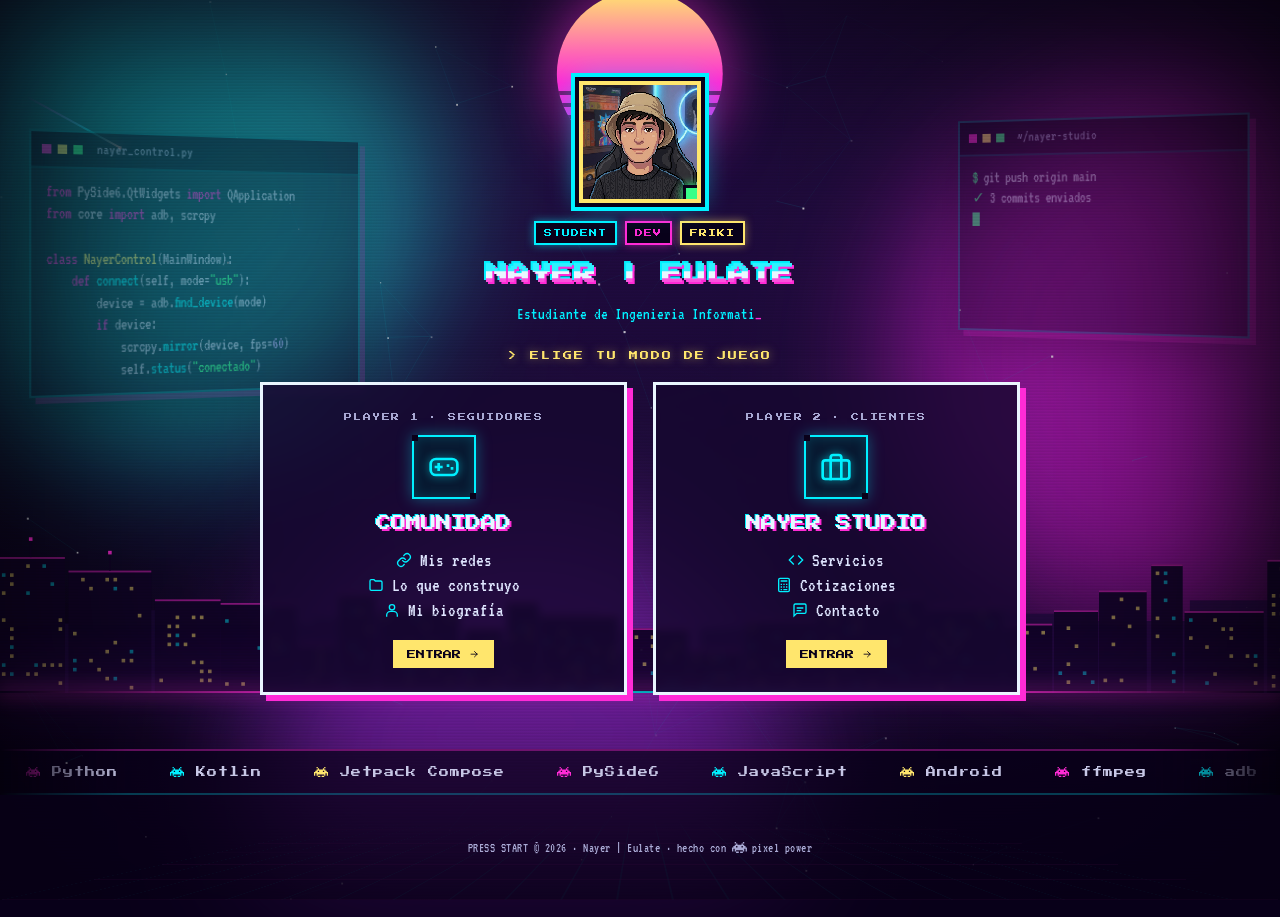
<file: index.html>
<!DOCTYPE html>
<html lang="es" class="no-js">
<head>
<meta charset="UTF-8">
<meta name="viewport" content="width=device-width, initial-scale=1">
<title>Nayer | Eulate — Dev friki, estudiante y creador de herramientas</title>
<meta name="description" content="Nayer | Eulate — Estudiante, creador de contenido y dev friki. Entra a la comunidad (redes, proyectos y biografía) o a Nayer Studio (servicios, cotizaciones y contacto).">
<meta name="theme-color" content="#09011a">
<link rel="canonical" href="https://nayer.dev/">
<meta property="og:type" content="website">
<meta property="og:site_name" content="Nayer | Eulate">
<meta property="og:title" content="Nayer | Eulate — Dev friki, estudiante y creador de contenido">
<meta property="og:description" content="Comunidad para seguidores y Nayer Studio para clientes.">
<meta property="og:url" content="https://nayer.dev/">
<meta property="og:image" content="https://nayer.dev/fotoPixel.jpg">
<meta name="twitter:card" content="summary">
<link rel="icon" href="data:image/svg+xml,%3Csvg%20xmlns%3D%22http%3A%2F%2Fwww.w3.org%2F2000%2Fsvg%22%20viewBox%3D%220%200%2016%2016%22%3E%3Crect%20width%3D%2216%22%20height%3D%2216%22%20fill%3D%22%230d0221%22%2F%3E%3Crect%20x%3D%223%22%20y%3D%223%22%20width%3D%223%22%20height%3D%223%22%20fill%3D%22%2300f0ff%22%2F%3E%3Crect%20x%3D%2210%22%20y%3D%223%22%20width%3D%223%22%20height%3D%223%22%20fill%3D%22%23ff2bd6%22%2F%3E%3Crect%20x%3D%223%22%20y%3D%2210%22%20width%3D%2210%22%20height%3D%223%22%20fill%3D%22%23ffe66d%22%2F%3E%3C%2Fsvg%3E">
<link rel="preconnect" href="https://fonts.googleapis.com">
<link rel="preconnect" href="https://fonts.gstatic.com" crossorigin>
<link href="https://fonts.googleapis.com/css2?family=Press+Start+2P&family=VT323&display=swap" rel="stylesheet">
<link rel="stylesheet" href="css/base.css">
<link rel="stylesheet" href="css/ui.css">
<link rel="stylesheet" href="css/home.css">
</head>
<body class="home">
<script src="js/icons.js"></script>
<a class="skip-link" href="#main">Saltar al contenido</a>

<!-- ===== Background stack (back to front) ===== -->
<div id="bg"></div>
<div class="spotlight" aria-hidden="true"></div>
<div class="aurora" aria-hidden="true"><span></span><span></span><span></span></div>
<canvas id="bg-canvas" aria-hidden="true"></canvas>
<div class="skyline" id="skyline" aria-hidden="true"></div>
<div class="grid-floor" id="gridFloor" aria-hidden="true"></div>
<div class="horizon" aria-hidden="true"></div>

<div class="float-layer" id="floatLayer" aria-hidden="true">
  <div class="float-win float-win--code" style="--depth:.5">
    <div class="win-bar"><i></i><i></i><i></i><span>nayer_control.py</span></div>
<pre class="win-body"><span class="k">from</span> PySide6.QtWidgets <span class="k">import</span> QApplication
<span class="k">from</span> core <span class="k">import</span> adb, scrcpy

<span class="k">class</span> <span class="t">NayerControl</span>(MainWindow):
    <span class="k">def</span> <span class="f">connect</span>(self, mode=<span class="s">"usb"</span>):
        device = adb.<span class="f">find_device</span>(mode)
        <span class="k">if</span> device:
            scrcpy.<span class="f">mirror</span>(device, fps=<span class="n">60</span>)
            self.<span class="f">status</span>(<span class="s">"conectado"</span>)</pre>
  </div>

  <div class="float-win float-win--kotlin" style="--depth:.3">
    <div class="win-bar"><i></i><i></i><i></i><span>PageFlip.kt</span></div>
<pre class="win-body"><span class="t">@Composable</span>
<span class="k">fun</span> <span class="f">PageFlip</span>(book: <span class="t">Notebook</span>) {
    <span class="k">val</span> state = <span class="f">rememberFlipState</span>()
    <span class="f">Page</span>(
        content = book.current,
        onSwipe = { state.<span class="f">next</span>() }
    )
}</pre>
  </div>

  <div class="float-win float-win--term" style="--depth:.8">
    <div class="win-bar"><i></i><i></i><i></i><span>~/nayer-studio</span></div>
    <pre class="win-body" id="termBody"></pre>
  </div>

  <div class="float-win float-win--deploy" style="--depth:.65">
    <div class="win-bar"><i></i><i></i><i></i><span>pipeline · main</span></div>
    <ul class="deploy-steps">
      <li class="ok"><svg class="i" aria-hidden="true"><use href="#i-check"/></svg><span>build</span><em>12s</em></li>
      <li class="ok"><svg class="i" aria-hidden="true"><use href="#i-check"/></svg><span>tests</span><em>8s</em></li>
      <li class="ok"><svg class="i" aria-hidden="true"><use href="#i-check"/></svg><span>package .exe / .apk</span><em>21s</em></li>
      <li class="run"><svg class="i" aria-hidden="true"><use href="#i-zap"/></svg><span>deploy</span><em>live</em></li>
    </ul>
    <div class="deploy-bar"><span></span></div>
  </div>
</div>

<div class="scanlines" aria-hidden="true"></div>
<div class="vignette" aria-hidden="true"></div>
<div class="cursor-glow" aria-hidden="true"></div>

<main id="main" class="gate">
  <section class="hero">

    <div class="avatar-wrap">
      <div class="sun"></div>
      <div class="hero-avatar avatar-frame">
        <img src="fotoPixel.jpg" alt="Avatar pixel-art de Nayer Eulate" width="170" height="170">
        <span class="status-dot" title="En línea"></span>
      </div>
    </div>

    <div class="badges">
      <span class="badge badge-cyan">STUDENT</span>
      <span class="badge badge-pink">DEV</span>
      <span class="badge badge-yellow">FRIKI</span>
    </div>

    <h1 class="glitch" data-text="NAYER | EULATE">NAYER&nbsp;|&nbsp;EULATE</h1>
    <p class="tagline"><span id="typed"></span><span class="cursor">_</span></p>

    <p class="gate__prompt">&gt; ELIGE TU MODO DE JUEGO</p>

    <nav class="doors" aria-label="Elige una experiencia">
      <a class="door" href="landing.html" aria-label="Comunidad: mis redes, lo que construyo y mi biografía">
        <span class="door__kicker">PLAYER 1 · SEGUIDORES</span>
        <span class="icon-tile door__icon" aria-hidden="true"><svg class="i" aria-hidden="true"><use href="#i-gamepad"/></svg></span>
        <span class="door__title">COMUNIDAD</span>
        <ul class="door__list"><li><svg class="i" aria-hidden="true"><use href="#i-link"/></svg>Mis redes</li><li><svg class="i" aria-hidden="true"><use href="#i-folder"/></svg>Lo que construyo</li><li><svg class="i" aria-hidden="true"><use href="#i-user"/></svg>Mi biografía</li></ul>
        <span class="door__go">ENTRAR <svg class="i" aria-hidden="true"><use href="#i-arrow-right"/></svg></span>
      </a>
      <a class="door" href="studio/index.html" aria-label="Nayer Studio: servicios, cotizaciones y contacto">
        <span class="door__kicker">PLAYER 2 · CLIENTES</span>
        <span class="icon-tile door__icon" aria-hidden="true"><svg class="i" aria-hidden="true"><use href="#i-briefcase"/></svg></span>
        <span class="door__title">NAYER STUDIO</span>
        <ul class="door__list"><li><svg class="i" aria-hidden="true"><use href="#i-code"/></svg>Servicios</li><li><svg class="i" aria-hidden="true"><use href="#i-calculator"/></svg>Cotizaciones</li><li><svg class="i" aria-hidden="true"><use href="#i-chat"/></svg>Contacto</li></ul>
        <span class="door__go">ENTRAR <svg class="i" aria-hidden="true"><use href="#i-arrow-right"/></svg></span>
      </a>
    </nav>

  </section>
</main>

<section class="marquee" aria-label="Stack tecnológico">
  <ul class="marquee__track"><li><svg class="i" aria-hidden="true"><use href="#i-invader"/></svg><span>Python</span></li><li><svg class="i" aria-hidden="true"><use href="#i-invader"/></svg><span>Kotlin</span></li><li><svg class="i" aria-hidden="true"><use href="#i-invader"/></svg><span>Jetpack Compose</span></li><li><svg class="i" aria-hidden="true"><use href="#i-invader"/></svg><span>PySide6</span></li><li><svg class="i" aria-hidden="true"><use href="#i-invader"/></svg><span>JavaScript</span></li><li><svg class="i" aria-hidden="true"><use href="#i-invader"/></svg><span>Android</span></li><li><svg class="i" aria-hidden="true"><use href="#i-invader"/></svg><span>ffmpeg</span></li><li><svg class="i" aria-hidden="true"><use href="#i-invader"/></svg><span>adb</span></li><li><svg class="i" aria-hidden="true"><use href="#i-invader"/></svg><span>OBS</span></li><li><svg class="i" aria-hidden="true"><use href="#i-invader"/></svg><span>Git</span></li><li><svg class="i" aria-hidden="true"><use href="#i-invader"/></svg><span>HTML/CSS</span></li><li><svg class="i" aria-hidden="true"><use href="#i-invader"/></svg><span>scrcpy</span></li><li aria-hidden="true"><svg class="i" aria-hidden="true"><use href="#i-invader"/></svg><span>Python</span></li><li aria-hidden="true"><svg class="i" aria-hidden="true"><use href="#i-invader"/></svg><span>Kotlin</span></li><li aria-hidden="true"><svg class="i" aria-hidden="true"><use href="#i-invader"/></svg><span>Jetpack Compose</span></li><li aria-hidden="true"><svg class="i" aria-hidden="true"><use href="#i-invader"/></svg><span>PySide6</span></li><li aria-hidden="true"><svg class="i" aria-hidden="true"><use href="#i-invader"/></svg><span>JavaScript</span></li><li aria-hidden="true"><svg class="i" aria-hidden="true"><use href="#i-invader"/></svg><span>Android</span></li><li aria-hidden="true"><svg class="i" aria-hidden="true"><use href="#i-invader"/></svg><span>ffmpeg</span></li><li aria-hidden="true"><svg class="i" aria-hidden="true"><use href="#i-invader"/></svg><span>adb</span></li><li aria-hidden="true"><svg class="i" aria-hidden="true"><use href="#i-invader"/></svg><span>OBS</span></li><li aria-hidden="true"><svg class="i" aria-hidden="true"><use href="#i-invader"/></svg><span>Git</span></li><li aria-hidden="true"><svg class="i" aria-hidden="true"><use href="#i-invader"/></svg><span>HTML/CSS</span></li><li aria-hidden="true"><svg class="i" aria-hidden="true"><use href="#i-invader"/></svg><span>scrcpy</span></li></ul>
</section>

<footer class="site-footer">
  <p>PRESS START © 2026 · Nayer | Eulate · hecho con <svg class="i" aria-hidden="true"><use href="#i-invader"/></svg> pixel power</p>
</footer>

<script src="js/background.js"></script>
<script src="js/effects.js"></script>
<script src="js/ui.js"></script>
<script src="js/home.js"></script>
</body>
</html>
</file>
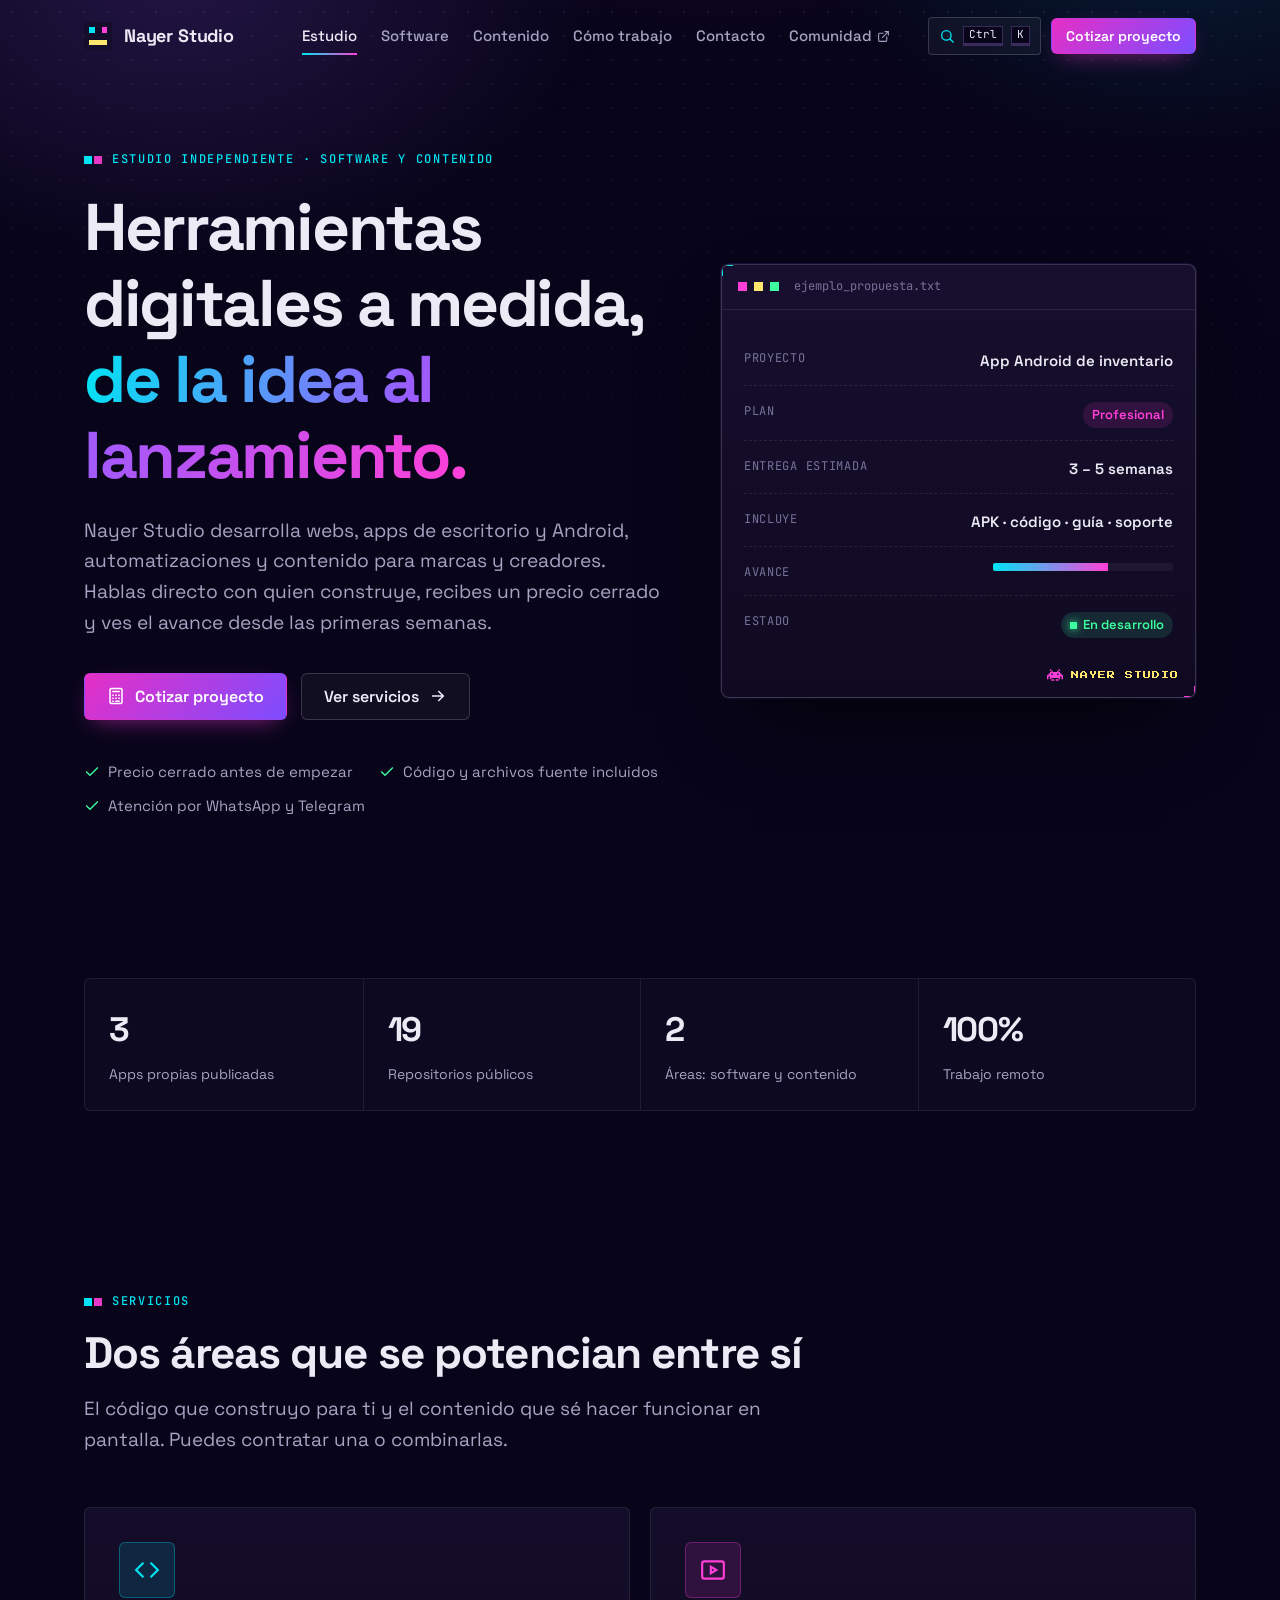
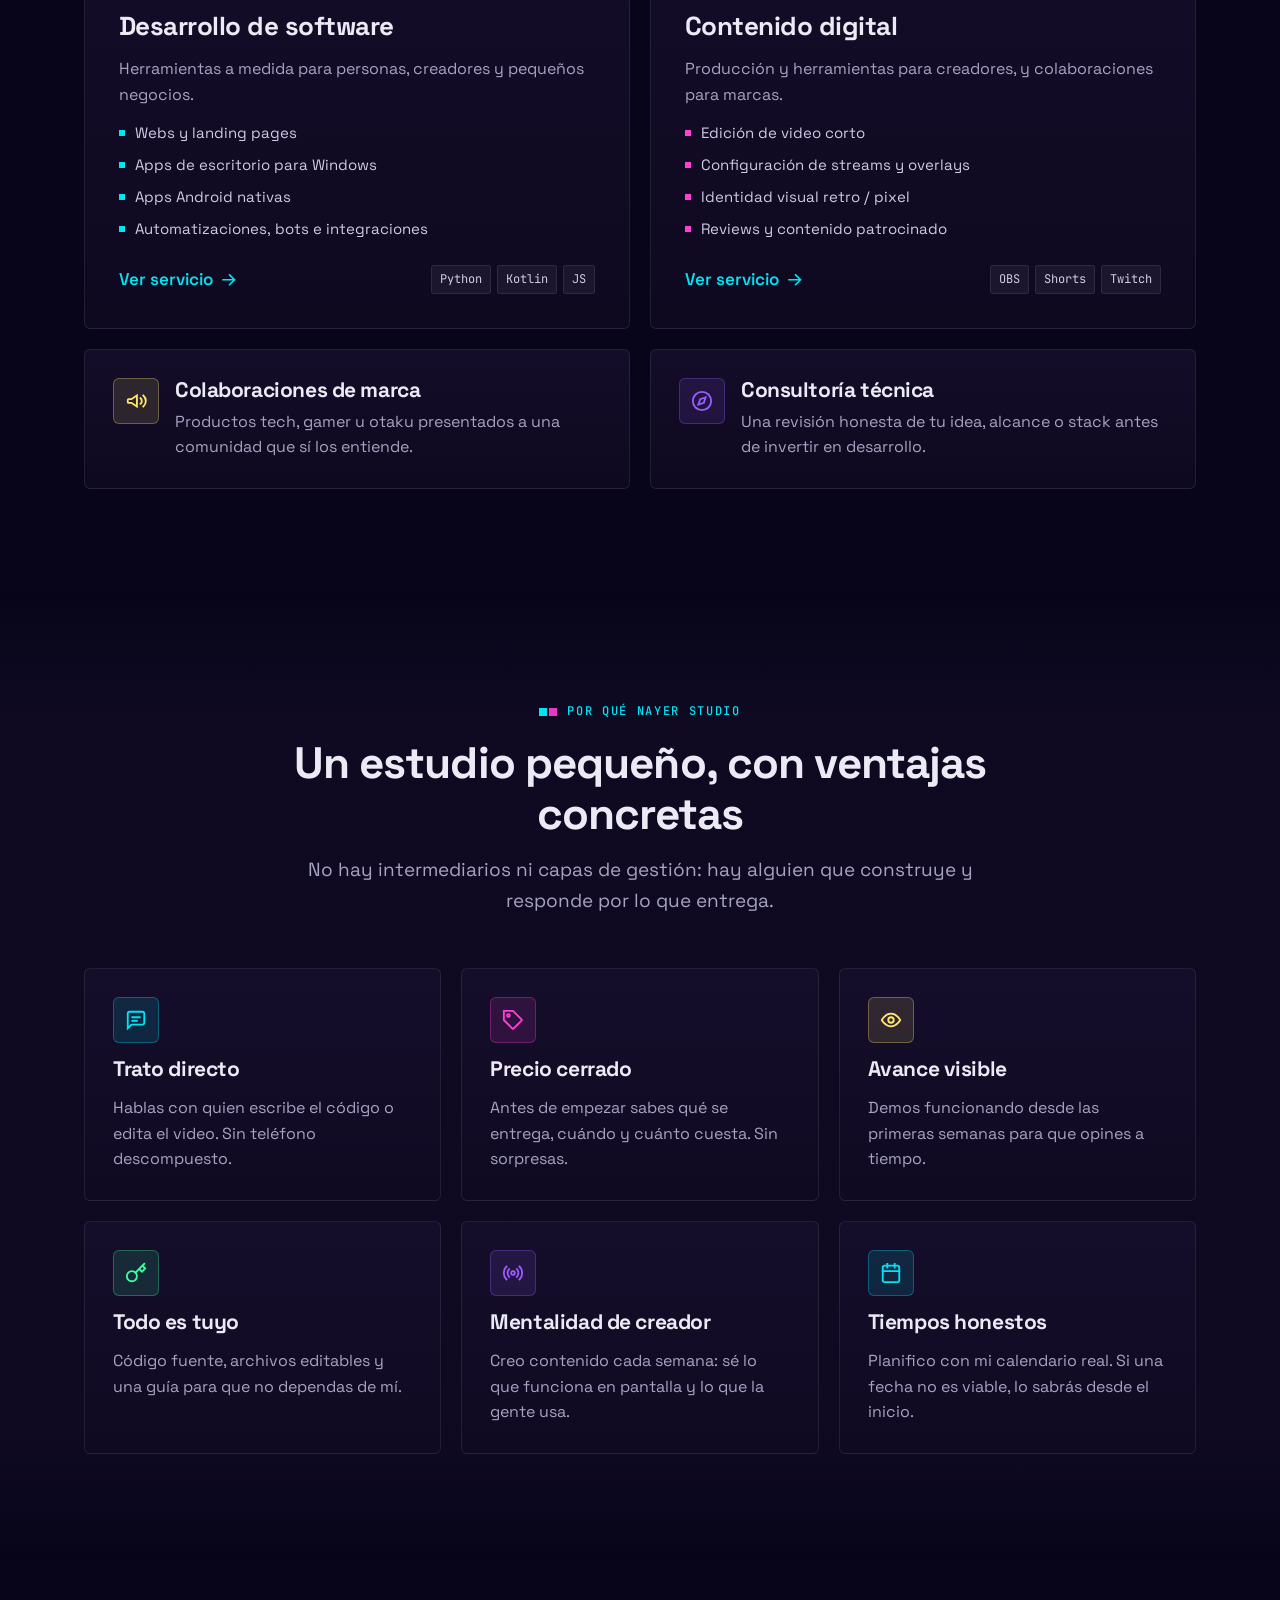
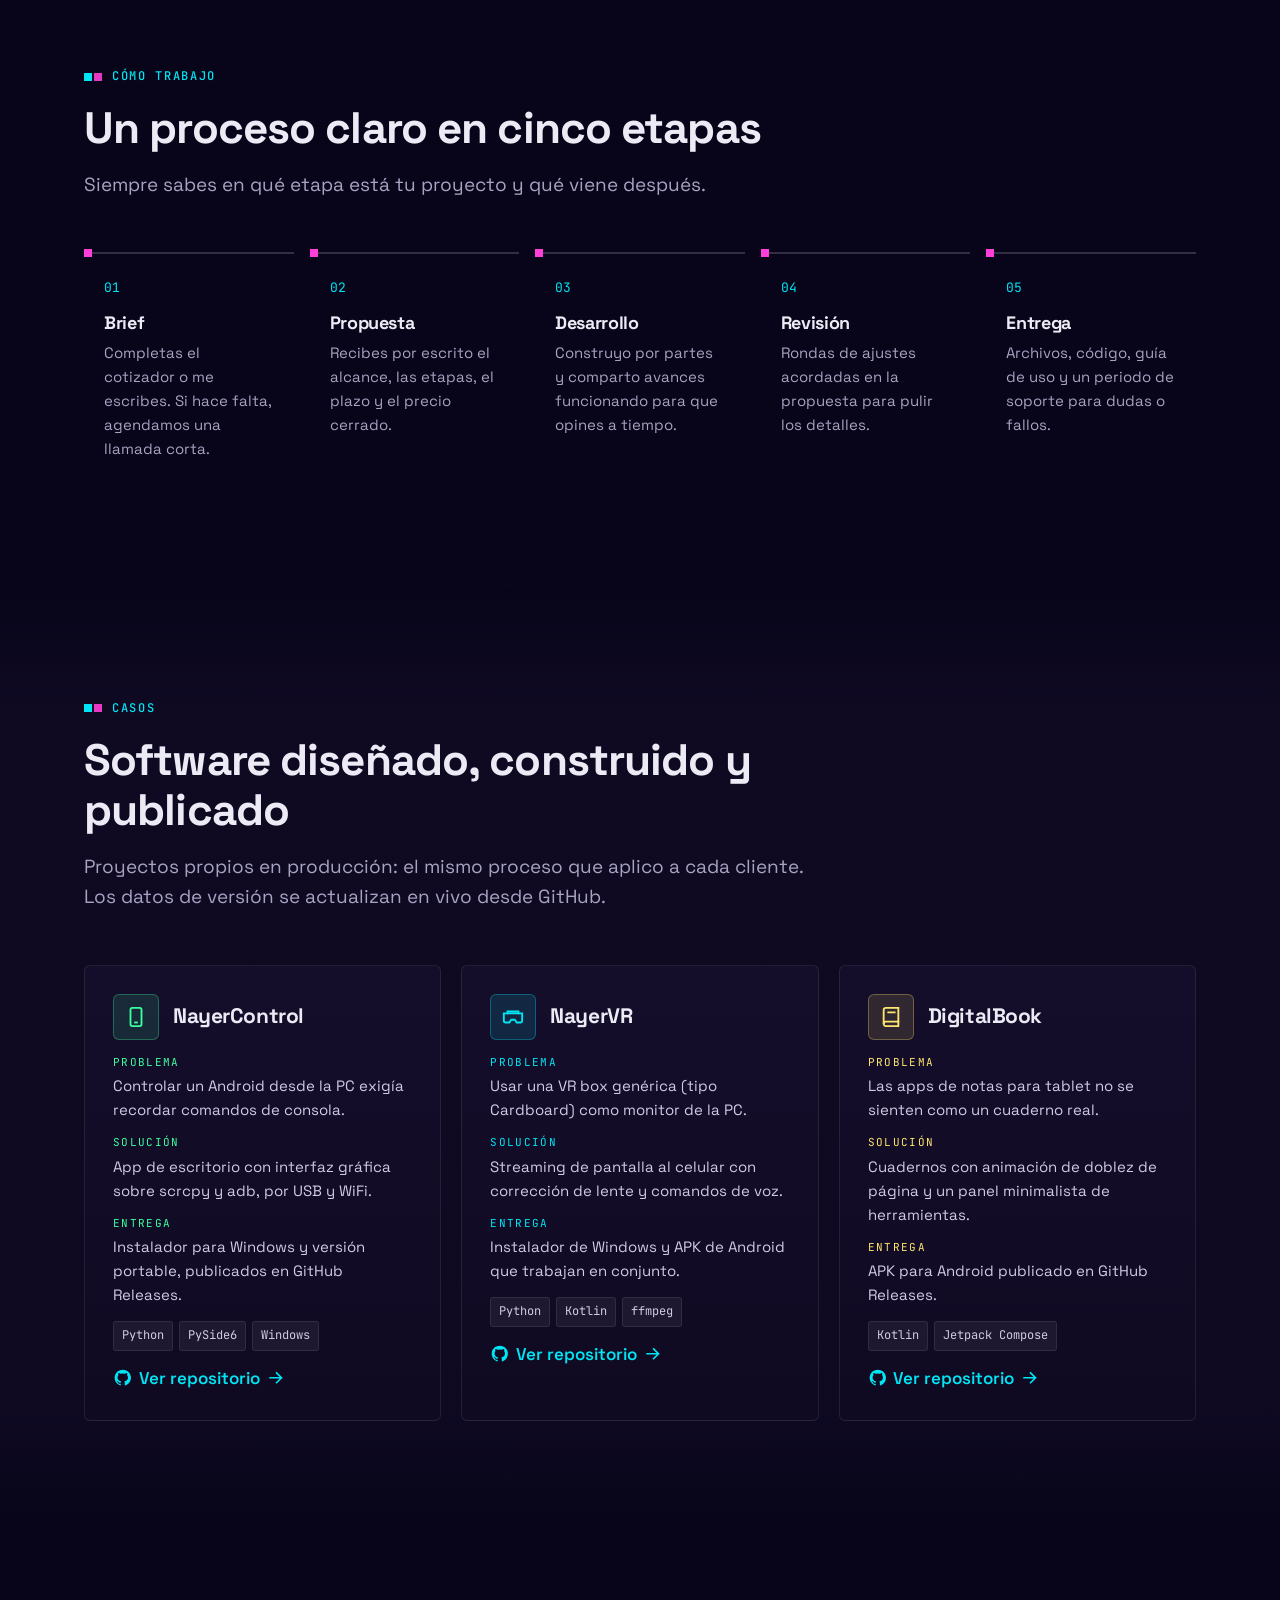
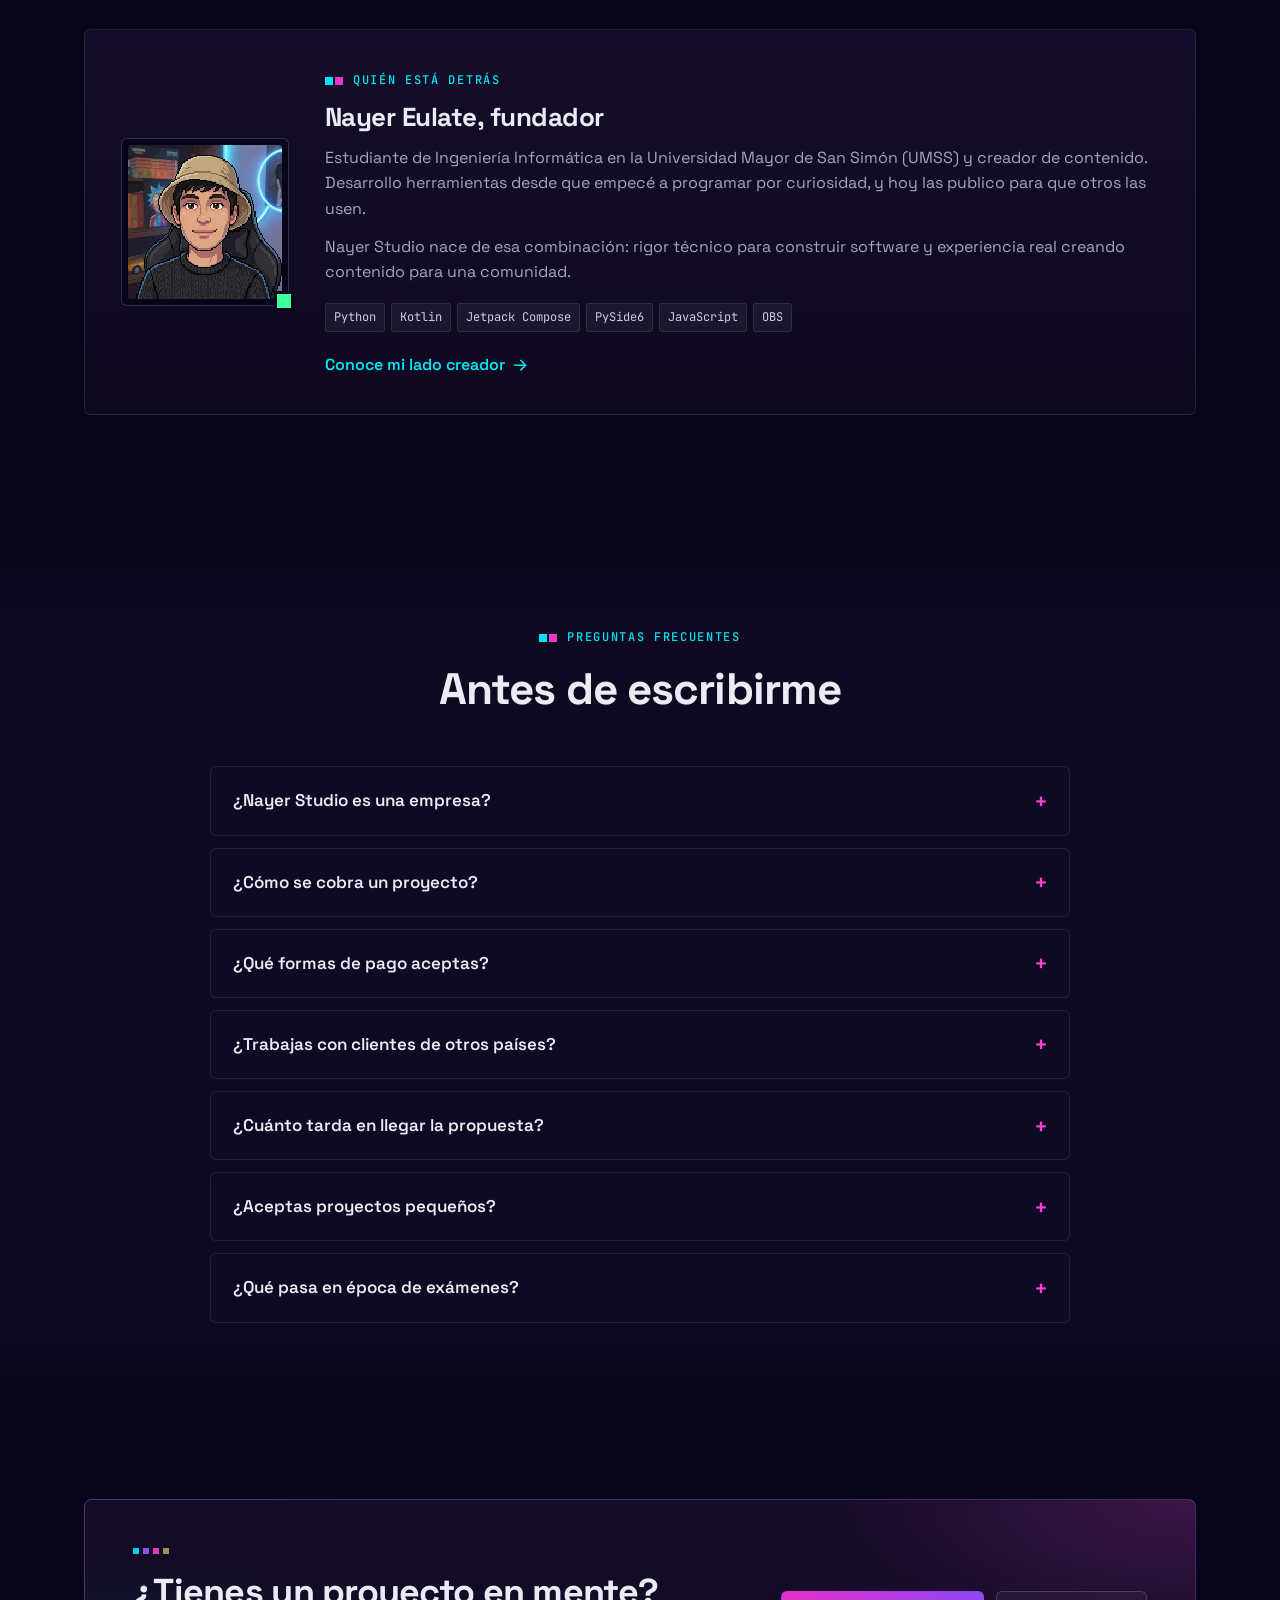
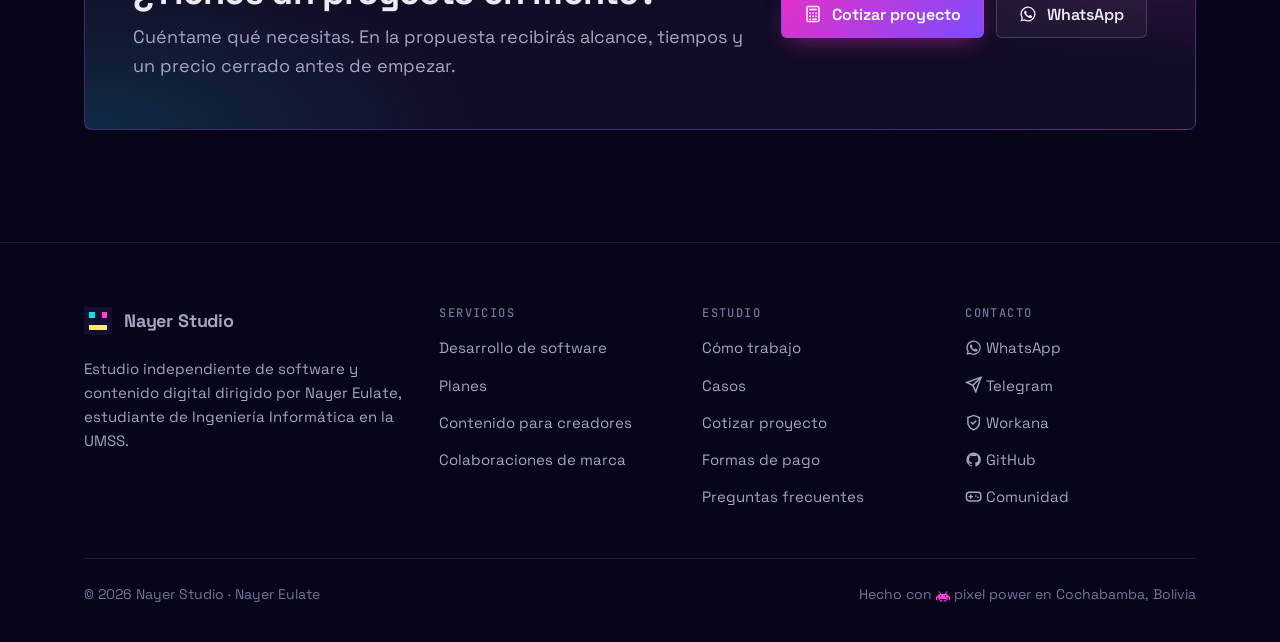
<file: studio/index.html>
<!DOCTYPE html>
<html lang="es" class="no-js" data-experience="studio" data-root="../">
<head>
<meta charset="UTF-8">
<meta name="viewport" content="width=device-width, initial-scale=1">
<title>Nayer Studio — Software y contenido a medida</title>
<meta name="description" content="Estudio independiente de desarrollo de software y contenido digital. Webs, apps de escritorio y Android, automatizaciones, streams y colaboraciones de marca, con precio cerrado.">
<meta name="theme-color" content="#08051a">
<link rel="canonical" href="https://nayer.dev/studio/">
<meta property="og:type" content="website">
<meta property="og:site_name" content="Nayer Studio">
<meta property="og:title" content="Nayer Studio — Software y contenido a medida">
<meta property="og:description" content="Estudio independiente de desarrollo de software y contenido digital. Webs, apps de escritorio y Android, automatizaciones, streams y colaboraciones de marca, con precio cerrado.">
<meta property="og:url" content="https://nayer.dev/studio/">
<meta property="og:image" content="https://nayer.dev/fotoPixel.jpg">
<meta name="twitter:card" content="summary">
<link rel="icon" href="data:image/svg+xml,%3Csvg%20xmlns%3D%22http%3A%2F%2Fwww.w3.org%2F2000%2Fsvg%22%20viewBox%3D%220%200%2016%2016%22%3E%3Crect%20width%3D%2216%22%20height%3D%2216%22%20fill%3D%22%230d0221%22%2F%3E%3Crect%20x%3D%223%22%20y%3D%223%22%20width%3D%223%22%20height%3D%223%22%20fill%3D%22%2300f0ff%22%2F%3E%3Crect%20x%3D%2210%22%20y%3D%223%22%20width%3D%223%22%20height%3D%223%22%20fill%3D%22%23ff2bd6%22%2F%3E%3Crect%20x%3D%223%22%20y%3D%2210%22%20width%3D%2210%22%20height%3D%223%22%20fill%3D%22%23ffe66d%22%2F%3E%3C%2Fsvg%3E">
<link rel="preconnect" href="https://fonts.googleapis.com">
<link rel="preconnect" href="https://fonts.gstatic.com" crossorigin>
<link href="https://fonts.googleapis.com/css2?family=Space+Grotesk:wght@400;500;600;700&amp;family=JetBrains+Mono:wght@400;500&amp;family=Press+Start+2P&amp;display=swap" rel="stylesheet">
<link rel="stylesheet" href="../css/ui.css">
<link rel="stylesheet" href="../css/pro.css">
</head>
<body class="pro">
<script src="../js/icons.js"></script>
<a class="p-skip" href="#main">Saltar al contenido</a>
<div class="p-bg" aria-hidden="true"></div>

<header class="p-header">
  <div class="p-container p-header__inner">
    <a class="p-logo" href="index.html" aria-label="Nayer Studio, inicio">
      <svg class="p-logo__mark" viewBox="0 0 16 16" aria-hidden="true" shape-rendering="crispEdges"><rect width="16" height="16" fill="#140d2b"/><rect x="3" y="3" width="3" height="3" fill="#00e5f4"/><rect x="10" y="3" width="3" height="3" fill="#ff3fd8"/><rect x="3" y="10" width="10" height="3" fill="#ffe66d"/></svg><span class="p-logo__name">Nayer Studio</span><span class="p-logo__tag">DEV&amp;CONTENT</span>
    </a>
    <nav class="p-nav" id="pNav" aria-label="Principal">
      <a href="index.html" aria-current="page">Estudio</a>
      <a href="software.html">Software</a>
      <a href="contenido.html">Contenido</a>
      <a href="index.html#proceso">Cómo trabajo</a>
      <a href="contacto.html">Contacto</a>
      <a href="../landing.html">Comunidad <svg class="i" aria-hidden="true"><use href="#i-external"/></svg></a>
      <a class="p-btn p-btn--primary p-nav__cta" href="cotizar.html"><svg class="i" aria-hidden="true"><use href="#i-calculator"/></svg> Cotizar proyecto</a>
    </nav>
    <div class="p-header__actions">
      <button class="cmdk-btn" type="button" data-cmdk aria-label="Abrir buscador del sitio"><svg class="i" aria-hidden="true"><use href="#i-search"/></svg><span class="cmdk-btn__label">Buscar</span><kbd data-mod-key>Ctrl</kbd><kbd>K</kbd></button>
      <a class="p-btn p-btn--primary p-btn--sm" href="cotizar.html">Cotizar proyecto</a>
      <button class="p-nav-toggle" id="pNavToggle" type="button" aria-label="Abrir menú" aria-expanded="false" aria-controls="pNav"><svg class="i" aria-hidden="true"><use href="#i-menu"/></svg></button>
    </div>
  </div>
</header>

<main id="main">

  <section class="p-hero">
    <div class="p-container p-hero__grid">
      <div>
        <span class="p-eyebrow">Estudio independiente · Software y contenido</span>
        <h1>Herramientas digitales a medida, <span class="p-gradient">de la idea al lanzamiento.</span></h1>
        <p class="p-hero__lead">Nayer Studio desarrolla webs, apps de escritorio y Android, automatizaciones y contenido para marcas y creadores. Hablas directo con quien construye, recibes un precio cerrado y ves el avance desde las primeras semanas.</p>
        <div class="p-hero__ctas">
          <a class="p-btn p-btn--primary" href="cotizar.html"><svg class="i" aria-hidden="true"><use href="#i-calculator"/></svg> Cotizar proyecto</a>
          <a class="p-btn p-btn--ghost" href="#servicios">Ver servicios <svg class="i" aria-hidden="true"><use href="#i-arrow-right"/></svg></a>
        </div>
        <div class="p-trust">
          <span><svg class="i" aria-hidden="true"><use href="#i-check"/></svg> Precio cerrado antes de empezar</span>
          <span><svg class="i" aria-hidden="true"><use href="#i-check"/></svg> Código y archivos fuente incluidos</span>
          <span><svg class="i" aria-hidden="true"><use href="#i-check"/></svg> Atención por WhatsApp y Telegram</span>
        </div>
      </div>

      <div class="p-window p-corners p-reveal" aria-label="Ejemplo de propuesta">
        <div class="p-window__bar"><i></i><i></i><i></i><span>ejemplo_propuesta.txt</span></div>
        <dl class="p-window__body">
          <div class="p-kv"><dt>Proyecto</dt><dd>App Android de inventario</dd></div>
          <div class="p-kv"><dt>Plan</dt><dd><span class="p-pill p-pill--pink">Profesional</span></dd></div>
          <div class="p-kv"><dt>Entrega estimada</dt><dd>3 – 5 semanas</dd></div>
          <div class="p-kv"><dt>Incluye</dt><dd>APK · código · guía · soporte</dd></div>
          <div class="p-kv"><dt>Avance</dt><dd style="flex:1;max-width:180px"><div class="p-bar"><span style="width:64%"></span></div></dd></div>
          <div class="p-kv"><dt>Estado</dt><dd><span class="p-pill"><span class="live-dot" aria-hidden="true"></span> En desarrollo</span></dd></div>
        </dl>
        <div style="padding:0 22px 20px"><span class="p-pixel-badge"><svg class="i" aria-hidden="true"><use href="#i-invader"/></svg> NAYER STUDIO</span></div>
      </div>
    </div>
  </section>

  <section class="p-section--tight" aria-label="Datos del estudio">
    <div class="p-container">
      <dl class="p-stats p-reveal">
        <div><dd>3</dd><dt>Apps propias publicadas</dt></div>
        <div><dd data-gh="repos">19</dd><dt>Repositorios públicos</dt></div>
        <div><dd>2</dd><dt>Áreas: software y contenido</dt></div>
        <div><dd>100%</dd><dt>Trabajo remoto</dt></div>
      </dl>
    </div>
  </section>

  <section class="p-section" id="servicios">
    <div class="p-container">
      <div class="p-head">
        <span class="p-eyebrow">Servicios</span>
        <h2>Dos áreas que se potencian entre sí</h2>
        <p>El código que construyo para ti y el contenido que sé hacer funcionar en pantalla. Puedes contratar una o combinarlas.</p>
      </div>
      <div class="p-grid p-grid--2">
        <a class="p-card p-card--feature p-corners a-cyan p-reveal" href="software.html">
          <span class="p-ico p-ico--lg"><svg class="i" aria-hidden="true"><use href="#i-code"/></svg></span>
          <h3>Desarrollo de software</h3>
          <p>Herramientas a medida para personas, creadores y pequeños negocios.</p>
          <ul>
            <li>Webs y landing pages</li>
            <li>Apps de escritorio para Windows</li>
            <li>Apps Android nativas</li>
            <li>Automatizaciones, bots e integraciones</li>
          </ul>
          <div class="p-card__foot"><span class="p-link">Ver servicio <svg class="i" aria-hidden="true"><use href="#i-arrow-right"/></svg></span><span class="p-tags"><span>Python</span><span>Kotlin</span><span>JS</span></span></div>
        </a>
        <a class="p-card p-card--feature p-corners a-pink p-reveal" href="contenido.html">
          <span class="p-ico p-ico--lg"><svg class="i" aria-hidden="true"><use href="#i-video"/></svg></span>
          <h3>Contenido digital</h3>
          <p>Producción y herramientas para creadores, y colaboraciones para marcas.</p>
          <ul>
            <li>Edición de video corto</li>
            <li>Configuración de streams y overlays</li>
            <li>Identidad visual retro / pixel</li>
            <li>Reviews y contenido patrocinado</li>
          </ul>
          <div class="p-card__foot"><span class="p-link">Ver servicio <svg class="i" aria-hidden="true"><use href="#i-arrow-right"/></svg></span><span class="p-tags"><span>OBS</span><span>Shorts</span><span>Twitch</span></span></div>
        </a>
      </div>
      <div class="p-grid p-grid--2" style="margin-top:20px">
        <a class="p-card p-corners a-yellow p-reveal" href="contenido.html#marcas">
          <div style="display:flex;gap:16px;align-items:flex-start"><span class="p-ico"><svg class="i" aria-hidden="true"><use href="#i-megaphone"/></svg></span>
            <div><h3>Colaboraciones de marca</h3><p style="margin-top:6px">Productos tech, gamer u otaku presentados a una comunidad que sí los entiende.</p></div></div>
        </a>
        <a class="p-card p-corners a-purple p-reveal" href="cotizar.html?servicio=consultoria">
          <div style="display:flex;gap:16px;align-items:flex-start"><span class="p-ico"><svg class="i" aria-hidden="true"><use href="#i-compass"/></svg></span>
            <div><h3>Consultoría técnica</h3><p style="margin-top:6px">Una revisión honesta de tu idea, alcance o stack antes de invertir en desarrollo.</p></div></div>
        </a>
      </div>
    </div>
  </section>

  <section class="p-section p-section--alt" id="por-que">
    <div class="p-container">
      <div class="p-head p-head--center">
        <span class="p-eyebrow">Por qué Nayer Studio</span>
        <h2>Un estudio pequeño, con ventajas concretas</h2>
        <p>No hay intermediarios ni capas de gestión: hay alguien que construye y responde por lo que entrega.</p>
      </div>
      <div class="p-grid p-grid--3">
        <div class="p-card a-cyan p-reveal"><span class="p-ico"><svg class="i" aria-hidden="true"><use href="#i-chat"/></svg></span><h3>Trato directo</h3><p>Hablas con quien escribe el código o edita el video. Sin teléfono descompuesto.</p></div>
        <div class="p-card a-pink p-reveal"><span class="p-ico"><svg class="i" aria-hidden="true"><use href="#i-tag"/></svg></span><h3>Precio cerrado</h3><p>Antes de empezar sabes qué se entrega, cuándo y cuánto cuesta. Sin sorpresas.</p></div>
        <div class="p-card a-yellow p-reveal"><span class="p-ico"><svg class="i" aria-hidden="true"><use href="#i-eye"/></svg></span><h3>Avance visible</h3><p>Demos funcionando desde las primeras semanas para que opines a tiempo.</p></div>
        <div class="p-card a-green p-reveal"><span class="p-ico"><svg class="i" aria-hidden="true"><use href="#i-key"/></svg></span><h3>Todo es tuyo</h3><p>Código fuente, archivos editables y una guía para que no dependas de mí.</p></div>
        <div class="p-card a-purple p-reveal"><span class="p-ico"><svg class="i" aria-hidden="true"><use href="#i-broadcast"/></svg></span><h3>Mentalidad de creador</h3><p>Creo contenido cada semana: sé lo que funciona en pantalla y lo que la gente usa.</p></div>
        <div class="p-card a-cyan p-reveal"><span class="p-ico"><svg class="i" aria-hidden="true"><use href="#i-calendar"/></svg></span><h3>Tiempos honestos</h3><p>Planifico con mi calendario real. Si una fecha no es viable, lo sabrás desde el inicio.</p></div>
      </div>
    </div>
  </section>

  <section class="p-section" id="proceso">
    <div class="p-container">
      <div class="p-head">
        <span class="p-eyebrow">Cómo trabajo</span>
        <h2>Un proceso claro en cinco etapas</h2>
        <p>Siempre sabes en qué etapa está tu proyecto y qué viene después.</p>
      </div>
      <ol class="p-process">
        <li class="p-reveal"><h3>Brief</h3><p>Completas el cotizador o me escribes. Si hace falta, agendamos una llamada corta.</p></li>
        <li class="p-reveal"><h3>Propuesta</h3><p>Recibes por escrito el alcance, las etapas, el plazo y el precio cerrado.</p></li>
        <li class="p-reveal"><h3>Desarrollo</h3><p>Construyo por partes y comparto avances funcionando para que opines a tiempo.</p></li>
        <li class="p-reveal"><h3>Revisión</h3><p>Rondas de ajustes acordadas en la propuesta para pulir los detalles.</p></li>
        <li class="p-reveal"><h3>Entrega</h3><p>Archivos, código, guía de uso y un periodo de soporte para dudas o fallos.</p></li>
      </ol>
    </div>
  </section>

  <section class="p-section p-section--alt" id="casos">
    <div class="p-container">
      <div class="p-head">
        <span class="p-eyebrow">Casos</span>
        <h2>Software diseñado, construido y publicado</h2>
        <p>Proyectos propios en producción: el mismo proceso que aplico a cada cliente. Los datos de versión se actualizan en vivo desde GitHub.</p>
      </div>
      <div class="p-grid p-grid--3">
        <article class="p-card p-case p-corners a-green p-reveal" data-repo="NayerControl">
          <div style="display:flex;align-items:center;gap:14px"><span class="p-ico"><svg class="i" aria-hidden="true"><use href="#i-phone"/></svg></span><h3>NayerControl</h3></div>
          <dl>
            <div><dt>Problema</dt><dd>Controlar un Android desde la PC exigía recordar comandos de consola.</dd></div>
            <div><dt>Solución</dt><dd>App de escritorio con interfaz gráfica sobre scrcpy y adb, por USB y WiFi.</dd></div>
            <div><dt>Entrega</dt><dd>Instalador para Windows y versión portable, publicados en GitHub Releases.</dd></div>
          </dl>
          <div class="p-tags"><span>Python</span><span>PySide6</span><span>Windows</span></div>
          <a class="p-link project-link" href="https://github.com/nayereulate/NayerControl" target="_blank" rel="noopener"><svg class="i" aria-hidden="true"><use href="#i-github"/></svg> Ver repositorio <svg class="i" aria-hidden="true"><use href="#i-arrow-right"/></svg></a>
        </article>
        <article class="p-card p-case p-corners a-cyan p-reveal" data-repo="NayerVR">
          <div style="display:flex;align-items:center;gap:14px"><span class="p-ico"><svg class="i" aria-hidden="true"><use href="#i-vr"/></svg></span><h3>NayerVR</h3></div>
          <dl>
            <div><dt>Problema</dt><dd>Usar una VR box genérica (tipo Cardboard) como monitor de la PC.</dd></div>
            <div><dt>Solución</dt><dd>Streaming de pantalla al celular con corrección de lente y comandos de voz.</dd></div>
            <div><dt>Entrega</dt><dd>Instalador de Windows y APK de Android que trabajan en conjunto.</dd></div>
          </dl>
          <div class="p-tags"><span>Python</span><span>Kotlin</span><span>ffmpeg</span></div>
          <a class="p-link project-link" href="https://github.com/nayereulate/NayerVR" target="_blank" rel="noopener"><svg class="i" aria-hidden="true"><use href="#i-github"/></svg> Ver repositorio <svg class="i" aria-hidden="true"><use href="#i-arrow-right"/></svg></a>
        </article>
        <article class="p-card p-case p-corners a-yellow p-reveal" data-repo="DigitalBook">
          <div style="display:flex;align-items:center;gap:14px"><span class="p-ico"><svg class="i" aria-hidden="true"><use href="#i-book"/></svg></span><h3>DigitalBook</h3></div>
          <dl>
            <div><dt>Problema</dt><dd>Las apps de notas para tablet no se sienten como un cuaderno real.</dd></div>
            <div><dt>Solución</dt><dd>Cuadernos con animación de doblez de página y un panel minimalista de herramientas.</dd></div>
            <div><dt>Entrega</dt><dd>APK para Android publicado en GitHub Releases.</dd></div>
          </dl>
          <div class="p-tags"><span>Kotlin</span><span>Jetpack Compose</span></div>
          <a class="p-link project-link" href="https://github.com/nayereulate/DigitalBook" target="_blank" rel="noopener"><svg class="i" aria-hidden="true"><use href="#i-github"/></svg> Ver repositorio <svg class="i" aria-hidden="true"><use href="#i-arrow-right"/></svg></a>
        </article>
      </div>
    </div>
  </section>

  <section class="p-section" id="fundador">
    <div class="p-container">
      <div class="p-card p-founder p-corners p-reveal">
        <div class="p-founder__avatar"><img src="../fotoPixel.jpg" alt="Retrato pixel art de Nayer Eulate" width="168" height="168"></div>
        <div>
          <span class="p-eyebrow">Quién está detrás</span>
          <h3>Nayer Eulate, fundador</h3>
          <p style="color:var(--muted)">Estudiante de Ingeniería Informática en la Universidad Mayor de San Simón (UMSS) y creador de contenido. Desarrollo herramientas desde que empecé a programar por curiosidad, y hoy las publico para que otros las usen.</p>
          <p style="color:var(--muted)">Nayer Studio nace de esa combinación: rigor técnico para construir software y experiencia real creando contenido para una comunidad.</p>
          <div class="p-tags"><span>Python</span><span>Kotlin</span><span>Jetpack Compose</span><span>PySide6</span><span>JavaScript</span><span>OBS</span></div>
          <p style="margin-top:20px"><a class="p-link" href="../landing.html">Conoce mi lado creador <svg class="i" aria-hidden="true"><use href="#i-arrow-right"/></svg></a></p>
        </div>
      </div>
    </div>
  </section>

  <section class="p-section p-section--alt" id="faq">
    <div class="p-container">
      <div class="p-head p-head--center">
        <span class="p-eyebrow">Preguntas frecuentes</span>
        <h2>Antes de escribirme</h2>
      </div>
      <div class="p-faq p-faq--center">
        <details>
          <summary>¿Nayer Studio es una empresa?</summary>
          <p>Es mi estudio independiente: trabajo como freelancer mientras estudio Ingeniería Informática en la UMSS, con la misma seriedad que aplico a mis propios productos.</p>
        </details>
        <details>
          <summary>¿Cómo se cobra un proyecto?</summary>
          <p>Por proyecto y con precio cerrado según el alcance. El esquema de pago (por ejemplo, por etapas) queda acordado por escrito en la propuesta.</p>
        </details>
        <details>
          <summary>¿Qué formas de pago aceptas?</summary>
          <p>En Bolivia, transferencia bancaria o QR. Si estás en otro país o prefieres un pago protegido, podemos trabajar a través de Workana: el pago queda resguardado por la plataforma y se libera al aprobar la entrega. <a class="p-link" href="contacto.html#pagos">Ver formas de pago</a>.</p>
        </details>
        <details>
          <summary>¿Trabajas con clientes de otros países?</summary>
          <p>Sí. Todo es remoto: coordinamos por WhatsApp, Telegram o videollamada y adapto los horarios a tu zona.</p>
        </details>
        <details>
          <summary>¿Cuánto tarda en llegar la propuesta?</summary>
          <p>Primero leo tu solicitud y te hago las preguntas que falten. Con eso armo la propuesta escrita; si el proyecto es grande, puede requerir una llamada previa.</p>
        </details>
        <details>
          <summary>¿Aceptas proyectos pequeños?</summary>
          <p>Sí. Un script que te ahorre horas o un overlay para tu stream también son proyectos válidos, y suelen ser de los más útiles.</p>
        </details>
        <details>
          <summary>¿Qué pasa en época de exámenes?</summary>
          <p>Lo considero al planificar. Si una fecha se cruza con exámenes lo indico en la propuesta, nunca a última hora.</p>
        </details>
      </div>
    </div>
  </section>

  <section class="p-section p-section--tight">
    <div class="p-container">
      <div class="p-cta p-reveal">
        <div>
          <div class="p-pixels" aria-hidden="true"><i></i><i></i><i></i><i></i></div>
          <h2>¿Tienes un proyecto en mente?</h2>
          <p>Cuéntame qué necesitas. En la propuesta recibirás alcance, tiempos y un precio cerrado antes de empezar.</p>
        </div>
        <div class="p-cta__actions">
          <a class="p-btn p-btn--primary" href="cotizar.html"><svg class="i" aria-hidden="true"><use href="#i-calculator"/></svg> Cotizar proyecto</a>
          <a class="p-btn p-btn--ghost" data-wa="Hola Nayer, vengo de Nayer Studio y quiero consultar por un proyecto." href="https://wa.me/59168518643"><svg class="i" aria-hidden="true"><use href="#i-whatsapp"/></svg> WhatsApp</a>
        </div>
      </div>
    </div>
  </section>

</main>

<footer class="p-footer">
  <div class="p-container">
    <div class="p-footer__grid">
      <div class="p-footer__brand">
        <a class="p-logo" href="index.html"><svg class="p-logo__mark" viewBox="0 0 16 16" aria-hidden="true" shape-rendering="crispEdges"><rect width="16" height="16" fill="#140d2b"/><rect x="3" y="3" width="3" height="3" fill="#00e5f4"/><rect x="10" y="3" width="3" height="3" fill="#ff3fd8"/><rect x="3" y="10" width="10" height="3" fill="#ffe66d"/></svg><span class="p-logo__name">Nayer Studio</span></a>
        <p>Estudio independiente de software y contenido digital dirigido por Nayer Eulate, estudiante de Ingeniería Informática en la UMSS.</p>
      </div>
      <div>
        <h4>Servicios</h4>
        <ul>
          <li><a href="software.html">Desarrollo de software</a></li>
          <li><a href="software.html#planes">Planes</a></li>
          <li><a href="contenido.html">Contenido para creadores</a></li>
          <li><a href="contenido.html#marcas">Colaboraciones de marca</a></li>
        </ul>
      </div>
      <div>
        <h4>Estudio</h4>
        <ul>
          <li><a href="index.html#proceso">Cómo trabajo</a></li>
          <li><a href="software.html#casos">Casos</a></li>
          <li><a href="cotizar.html">Cotizar proyecto</a></li>
          <li><a href="contacto.html#pagos">Formas de pago</a></li>
          <li><a href="index.html#faq">Preguntas frecuentes</a></li>
        </ul>
      </div>
      <div>
        <h4>Contacto</h4>
        <ul>
          <li><a data-wa href="https://wa.me/59168518643"><svg class="i" aria-hidden="true"><use href="#i-whatsapp"/></svg> WhatsApp</a></li>
          <li><a data-tg href="https://t.me/+59168518643"><svg class="i" aria-hidden="true"><use href="#i-send"/></svg> Telegram</a></li>
          <li><a data-workana href="https://www.workana.com/freelancer/263f3e9a2ccebb62771bc710030bbb84"><svg class="i" aria-hidden="true"><use href="#i-shield"/></svg> Workana</a></li>
          <li><a href="https://github.com/nayereulate" target="_blank" rel="noopener"><svg class="i" aria-hidden="true"><use href="#i-github"/></svg> GitHub</a></li>
          <li><a href="../landing.html"><svg class="i" aria-hidden="true"><use href="#i-gamepad"/></svg> Comunidad</a></li>
        </ul>
      </div>
    </div>
    <div class="p-footer__bottom">
      <span>© <span data-year>2026</span> Nayer Studio · Nayer Eulate</span>
      <span>Hecho con <svg class="i" aria-hidden="true"><use href="#i-invader"/></svg> pixel power en Cochabamba, Bolivia</span>
    </div>
  </div>
</footer>

<script src="../js/studio/config.js"></script>
<script src="../js/studio/pro.js"></script>
<script src="../js/ui.js"></script>
<script src="../js/github.js"></script>
</body>
</html>
</file>
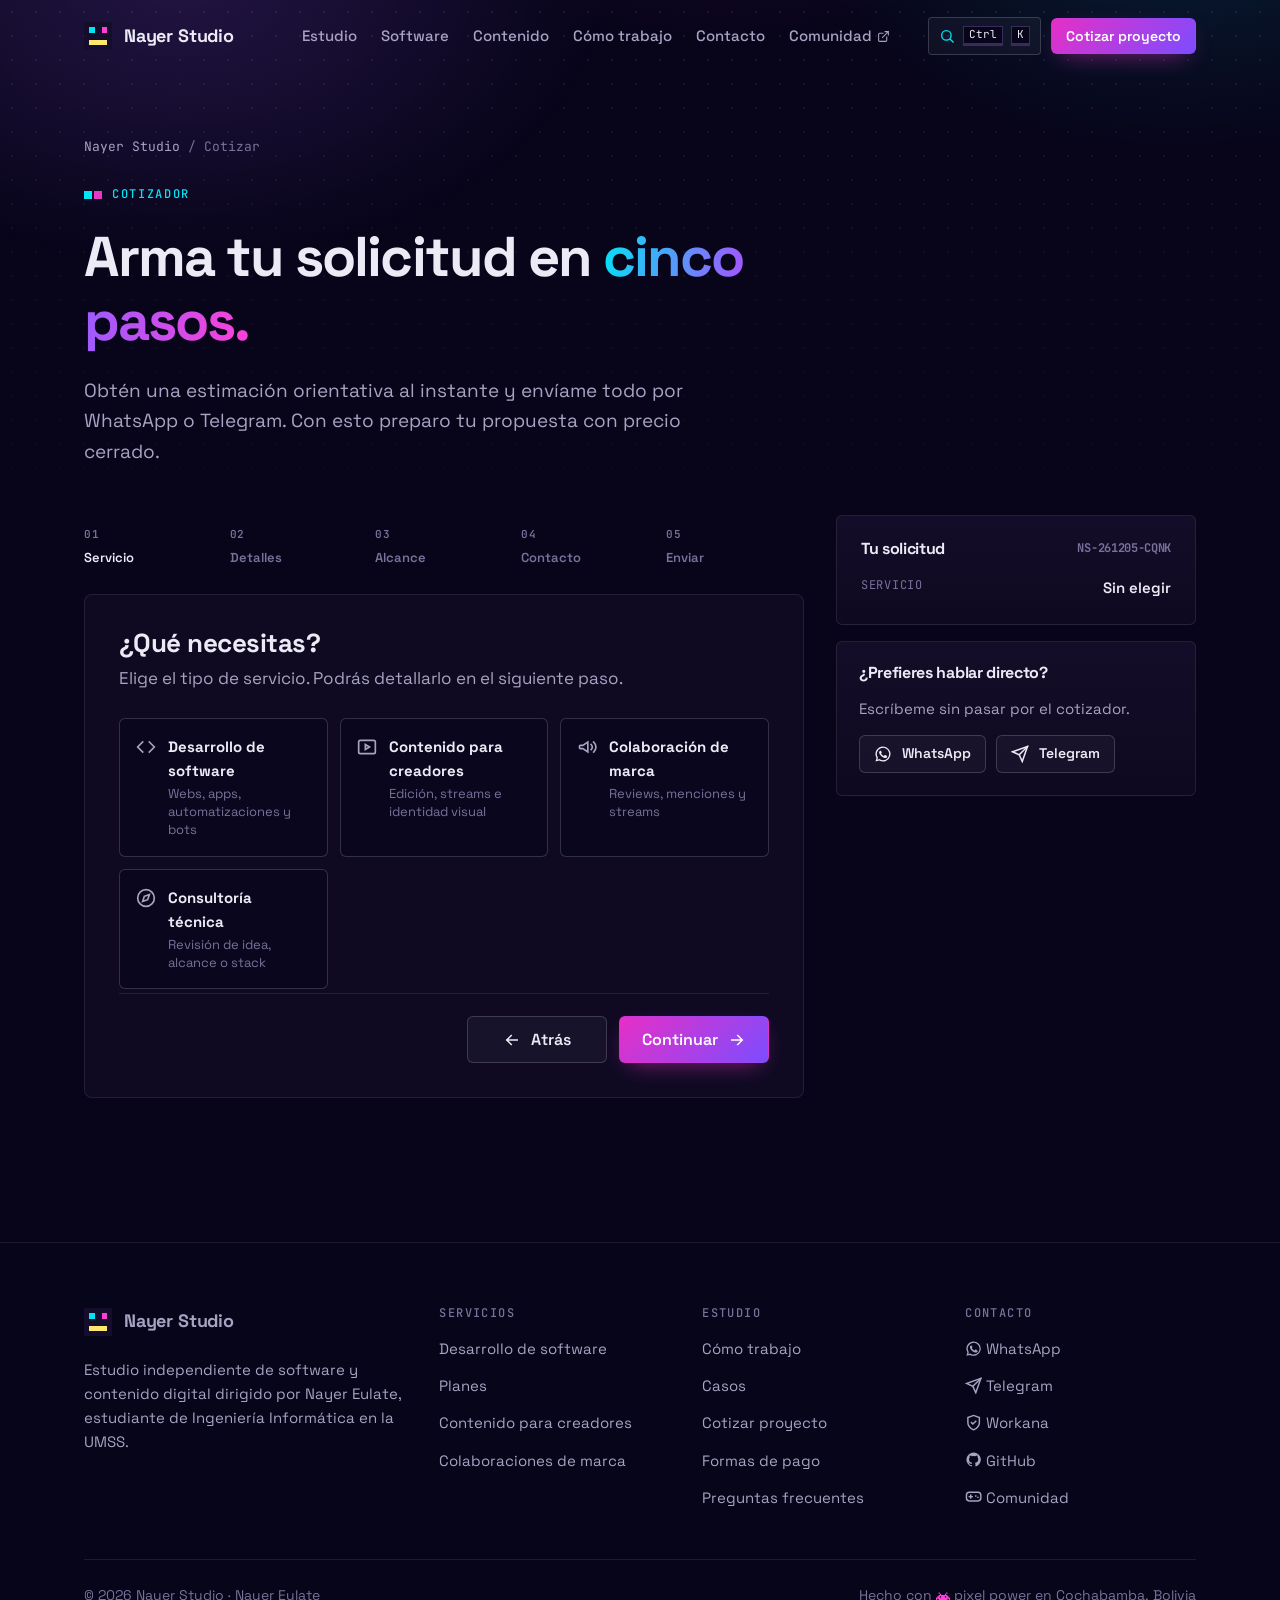
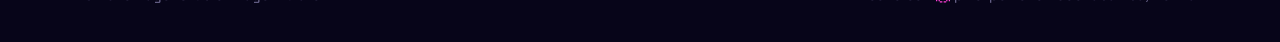
<file: contacto.html>
<!DOCTYPE html>
<html lang="es">
<head>
<meta charset="UTF-8">
<meta name="viewport" content="width=device-width, initial-scale=1">
<title>Cotizar — Nayer Studio</title>
<meta name="robots" content="noindex">
<link rel="canonical" href="https://nayer.dev/studio/cotizar.html">
<meta http-equiv="refresh" content="0; url=studio/cotizar.html">
<script>
  // Esta página se movió a /studio. Se conservan la consulta (?servicio=...) y el ancla.
  (function () {
    var h = location.hash, map = {};
    
    if (h in map) h = map[h];
    location.replace('studio/cotizar.html' + location.search + h);
  })();
</script>
<style>body{background:#08051a;color:#ecebf5;font-family:system-ui,sans-serif;display:grid;place-items:center;min-height:100vh;margin:0}a{color:#00e5f4}</style>
</head>
<body>
<p>Esta página se movió a <a href="studio/cotizar.html">Nayer Studio</a>.</p>
</body>
</html>
</file>
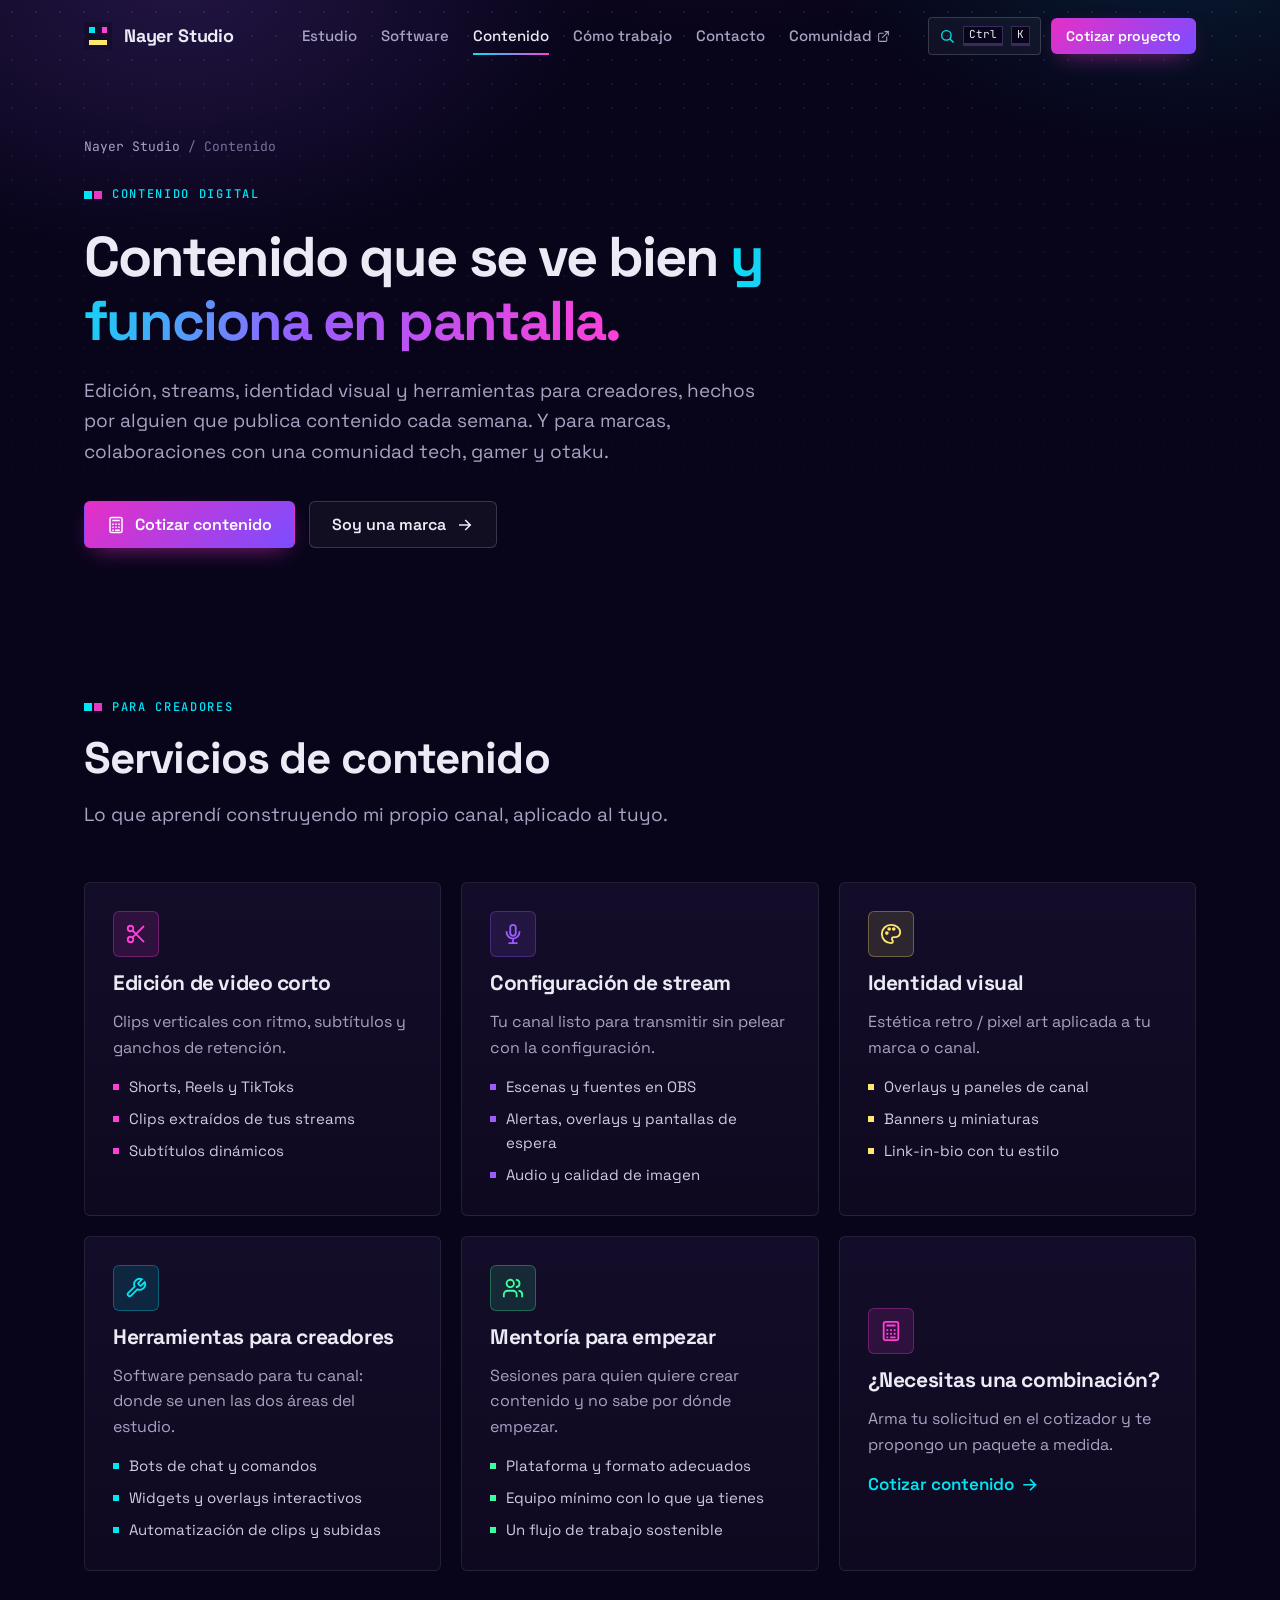
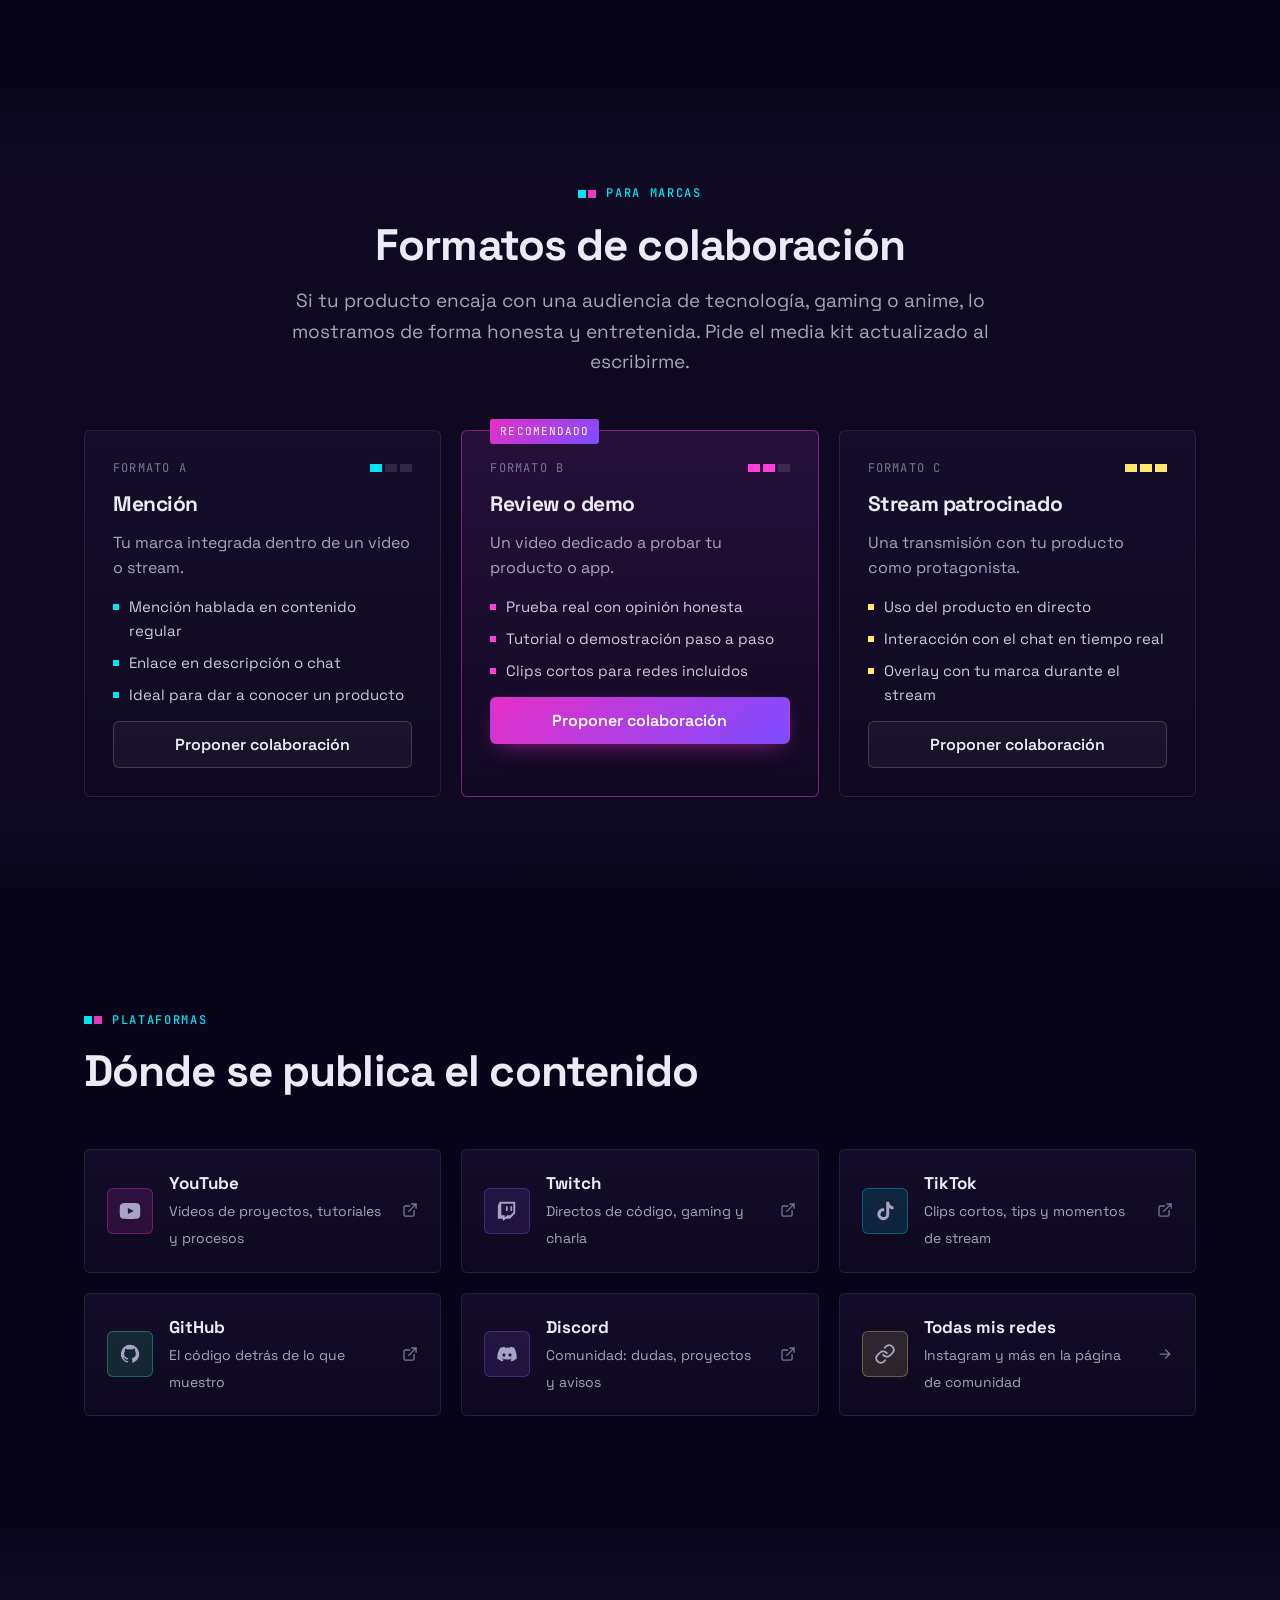
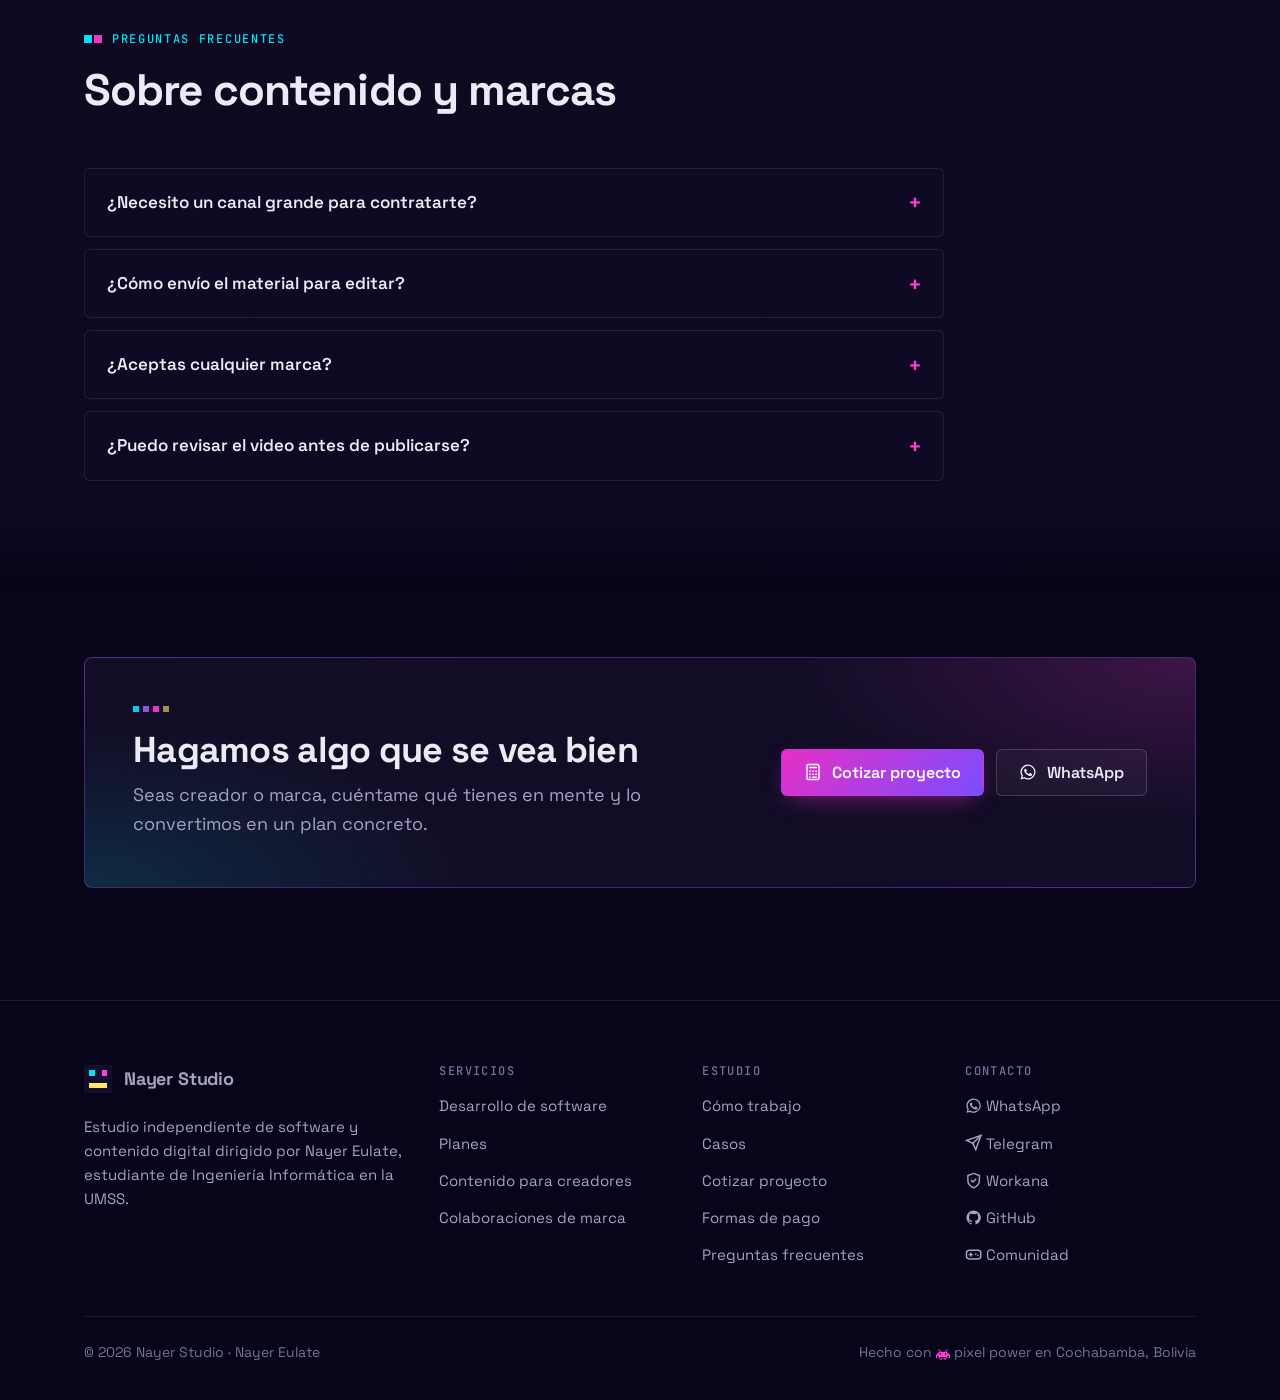
<file: contenido.html>
<!DOCTYPE html>
<html lang="es">
<head>
<meta charset="UTF-8">
<meta name="viewport" content="width=device-width, initial-scale=1">
<title>Contenido — Nayer Studio</title>
<meta name="robots" content="noindex">
<link rel="canonical" href="https://nayer.dev/studio/contenido.html">
<meta http-equiv="refresh" content="0; url=studio/contenido.html">
<script>
  // Esta página se movió a /studio. Se conservan la consulta (?servicio=...) y el ancla.
  (function () {
    var h = location.hash, map = {'#colabs':'#marcas','#servicios':'#creadores'};
    
    if (h in map) h = map[h];
    location.replace('studio/contenido.html' + location.search + h);
  })();
</script>
<style>body{background:#08051a;color:#ecebf5;font-family:system-ui,sans-serif;display:grid;place-items:center;min-height:100vh;margin:0}a{color:#00e5f4}</style>
</head>
<body>
<p>Esta página se movió a <a href="studio/contenido.html">Nayer Studio</a>.</p>
</body>
</html>
</file>
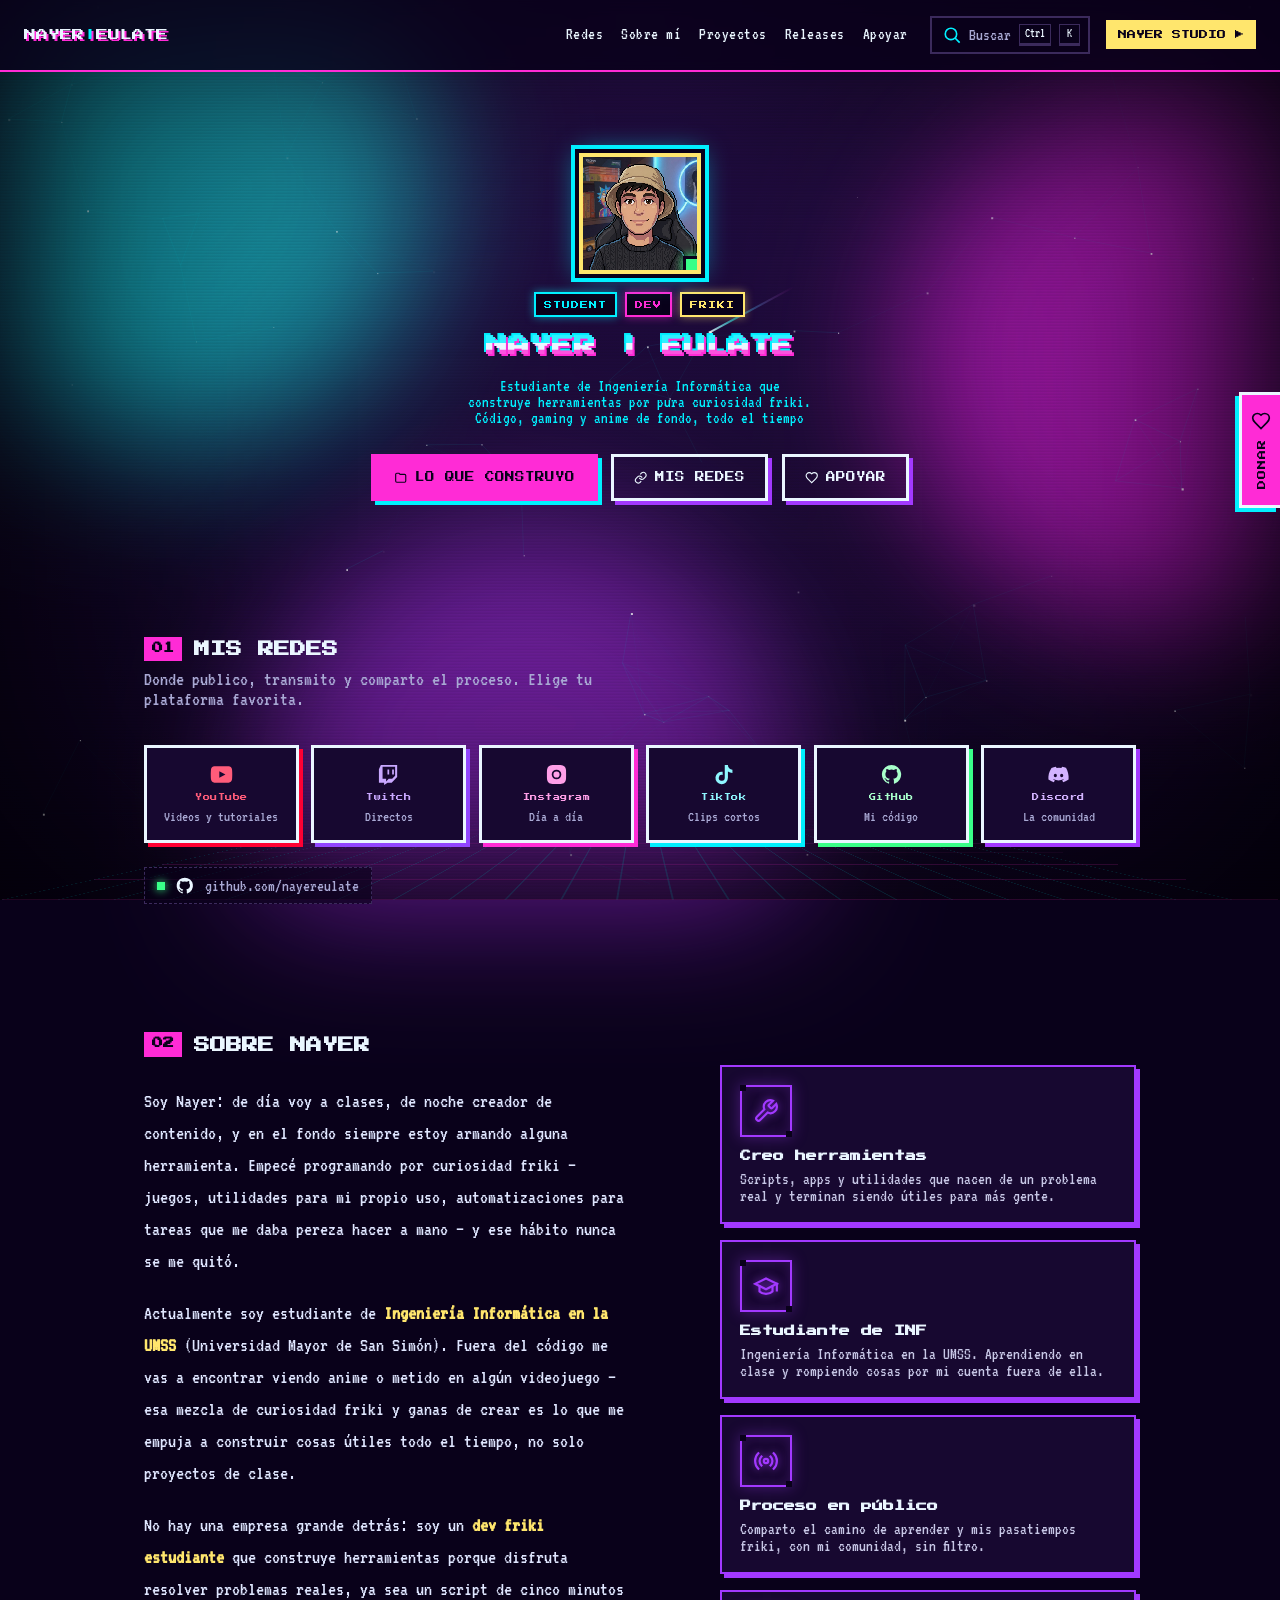
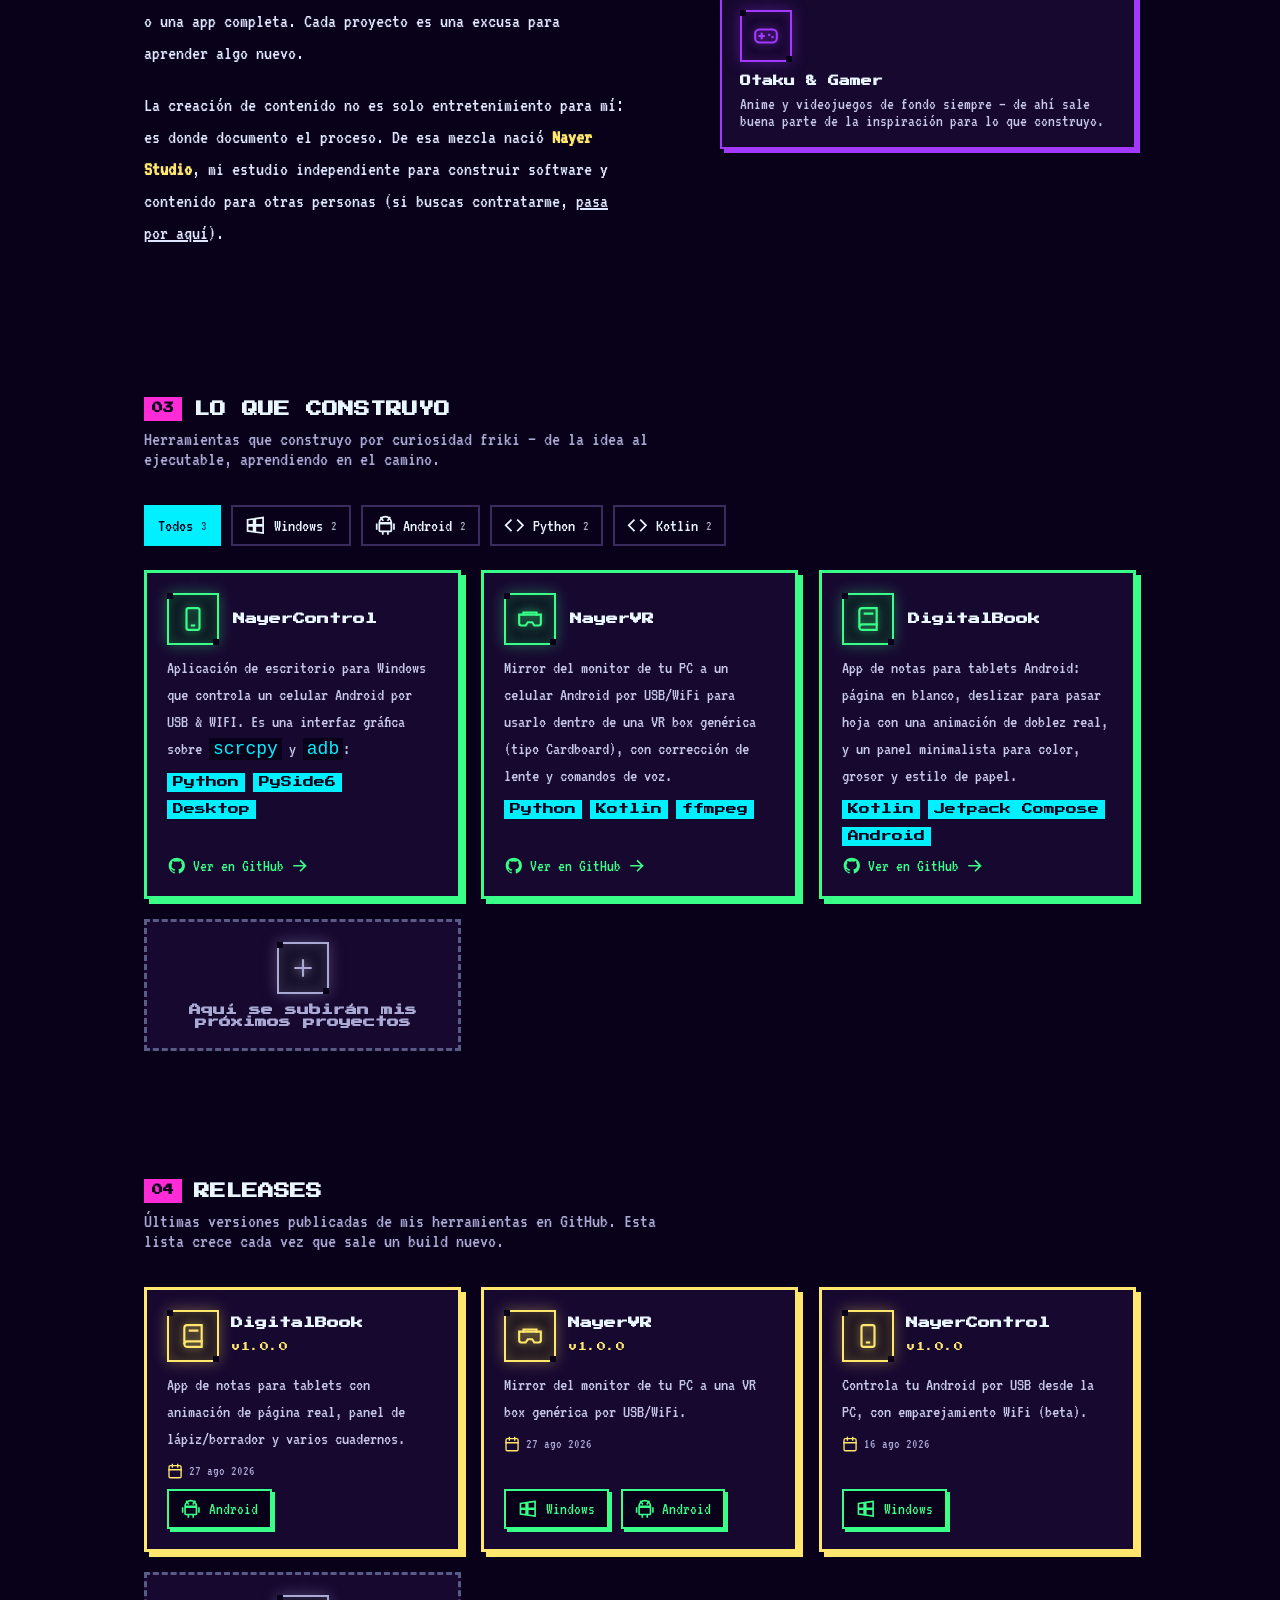
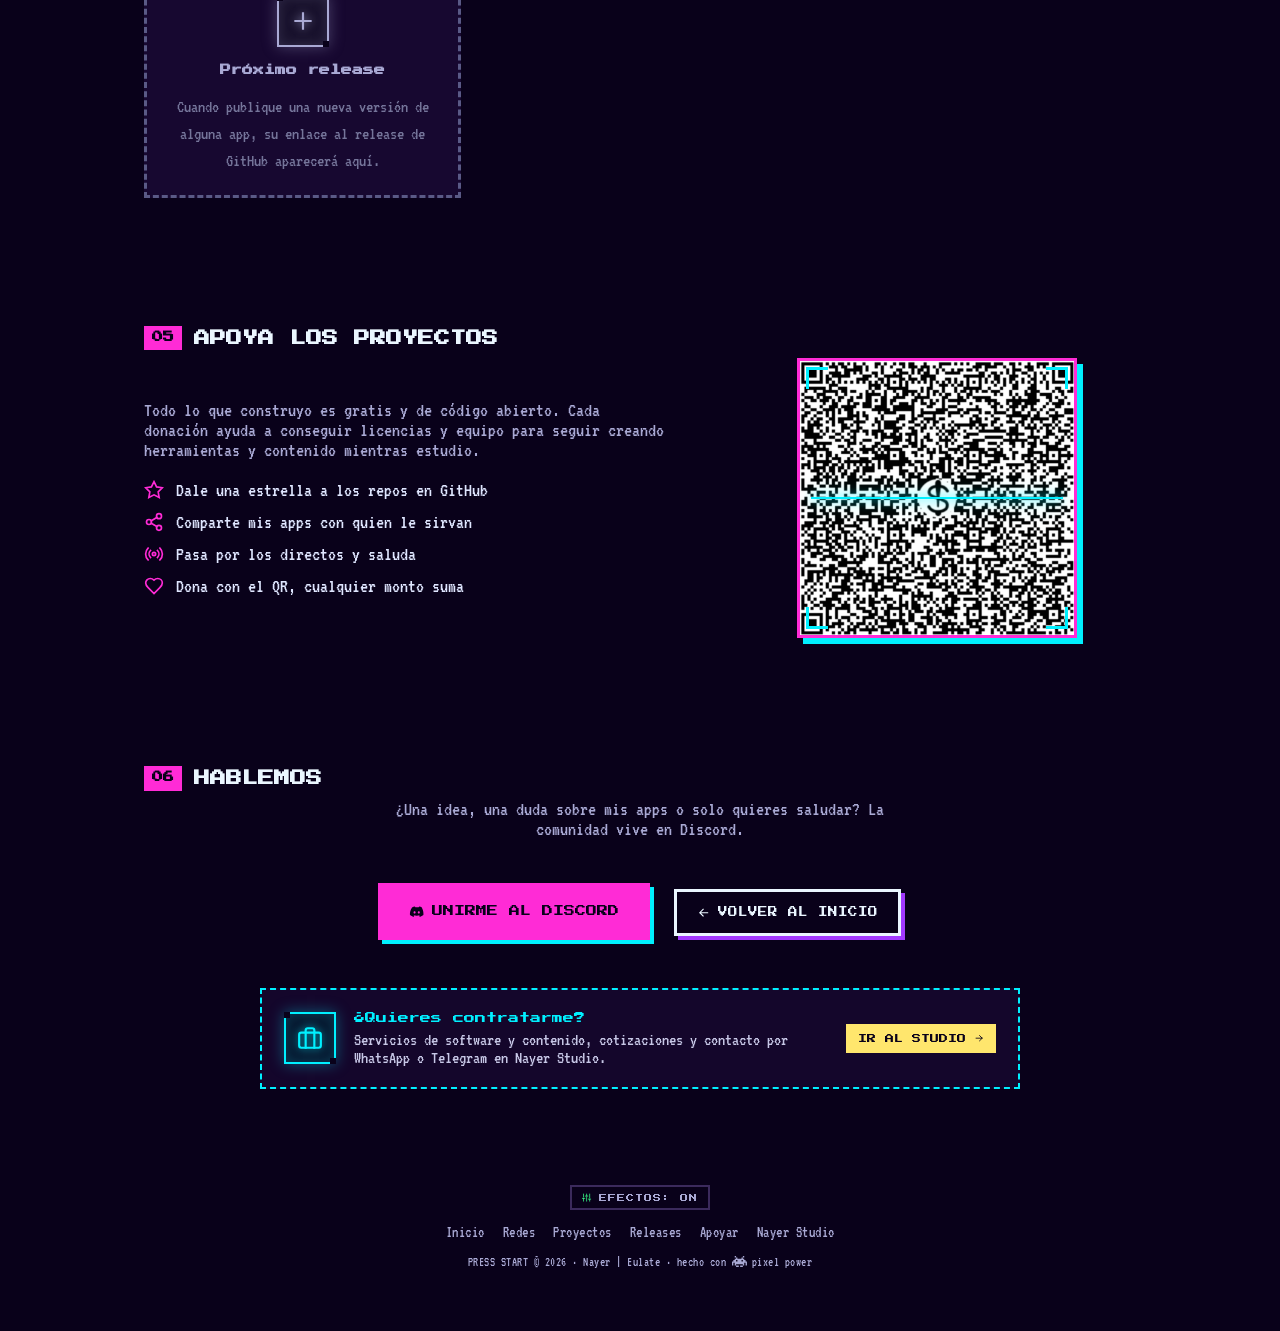
<file: landing.html>
<!DOCTYPE html>
<html lang="es" class="no-js">
<head>
<meta charset="UTF-8">
<meta name="viewport" content="width=device-width, initial-scale=1">
<title>Comunidad — Nayer | Eulate</title>
<meta name="description" content="Comunidad de Nayer | Eulate: redes, las herramientas que construyo, releases para descargar y mi historia como estudiante de Ingeniería Informática y creador de contenido.">
<meta name="theme-color" content="#09011a">
<link rel="canonical" href="https://nayer.dev/landing.html">
<meta property="og:type" content="profile">
<meta property="og:site_name" content="Nayer | Eulate">
<meta property="og:title" content="Nayer | Eulate — Dev friki, estudiante y creador de contenido">
<meta property="og:description" content="Mis redes, lo que construyo y mi historia como dev friki y creador de contenido.">
<meta property="og:url" content="https://nayer.dev/landing.html">
<meta property="og:image" content="https://nayer.dev/fotoPixel.jpg">
<meta name="twitter:card" content="summary">
<link rel="icon" href="data:image/svg+xml,%3Csvg%20xmlns%3D%22http%3A%2F%2Fwww.w3.org%2F2000%2Fsvg%22%20viewBox%3D%220%200%2016%2016%22%3E%3Crect%20width%3D%2216%22%20height%3D%2216%22%20fill%3D%22%230d0221%22%2F%3E%3Crect%20x%3D%223%22%20y%3D%223%22%20width%3D%223%22%20height%3D%223%22%20fill%3D%22%2300f0ff%22%2F%3E%3Crect%20x%3D%2210%22%20y%3D%223%22%20width%3D%223%22%20height%3D%223%22%20fill%3D%22%23ff2bd6%22%2F%3E%3Crect%20x%3D%223%22%20y%3D%2210%22%20width%3D%2210%22%20height%3D%223%22%20fill%3D%22%23ffe66d%22%2F%3E%3C%2Fsvg%3E">
<link rel="preconnect" href="https://fonts.googleapis.com">
<link rel="preconnect" href="https://fonts.gstatic.com" crossorigin>
<link href="https://fonts.googleapis.com/css2?family=Press+Start+2P&family=VT323&display=swap" rel="stylesheet">
<link rel="stylesheet" href="css/base.css">
<link rel="stylesheet" href="css/layout.css">
<link rel="stylesheet" href="css/ui.css">
<link rel="stylesheet" href="css/about.css">
</head>
<body>
<script src="js/icons.js"></script>

<a class="skip-link" href="#main">Saltar al contenido</a>

<div id="bg"></div>
<div class="aurora" aria-hidden="true"><span></span><span></span><span></span></div>
<canvas id="bg-canvas" aria-hidden="true"></canvas>
<div class="grid-floor" aria-hidden="true"></div>
<div class="scanlines" aria-hidden="true"></div>
<div class="vignette" aria-hidden="true"></div>
<div class="cursor-glow" aria-hidden="true"></div>
<div class="scroll-progress" id="scrollProgress" aria-hidden="true"></div>

<header class="topbar">
  <a class="brand" href="index.html">NAYER<span>|</span>EULATE</a>
  <button class="nav-toggle" id="navToggle" type="button" aria-label="Abrir menú" aria-expanded="false" aria-controls="topnav">
    <span></span><span></span><span></span>
  </button>
  <nav class="topnav" id="topnav" aria-label="Principal">
    <a href="#redes">Redes</a>
    <a href="#sobre-nayer">Sobre mí</a>
    <a href="#creaciones">Proyectos</a>
    <a href="#releases">Releases</a>
    <a href="#apoyar">Apoyar</a>
  </nav>
  <button class="cmdk-btn" type="button" data-cmdk aria-label="Abrir buscador del sitio"><svg class="i" aria-hidden="true"><use href="#i-search"/></svg><span class="cmdk-btn__label">Buscar</span><kbd data-mod-key>Ctrl</kbd><kbd>K</kbd></button>
  <a class="back-btn" href="studio/index.html" title="Servicios, cotizaciones y contacto">NAYER STUDIO ▶</a>
</header>

<main id="main">

  <section class="hero">
    <div class="hero-avatar avatar-frame reveal">
      <img src="fotoPixel.jpg" alt="Avatar pixel-art de Nayer Eulate">
      <span class="status-dot" title="En línea"></span>
    </div>
    <div class="badges">
      <span class="badge badge-cyan">STUDENT</span>
      <span class="badge badge-pink">DEV</span>
      <span class="badge badge-yellow">FRIKI</span>
    </div>
    <h1 class="glitch" data-text="NAYER | EULATE">NAYER&nbsp;|&nbsp;EULATE</h1>
    <p class="hero-sub">Estudiante de Ingeniería Informática que construye herramientas por pura curiosidad friki. Código, gaming y anime de fondo, todo el tiempo</p>
    <div class="hero-cta">
      <a href="#creaciones" class="btn btn-solid"><svg class="i" aria-hidden="true"><use href="#i-folder"/></svg> LO QUE CONSTRUYO</a>
      <a href="#redes" class="btn btn-outline"><svg class="i" aria-hidden="true"><use href="#i-link"/></svg> MIS REDES</a>
      <a href="#apoyar" class="btn btn-outline"><svg class="i" aria-hidden="true"><use href="#i-heart"/></svg> APOYAR</a>
    </div>
  </section>

  <section id="redes" class="section">
    <h2 class="section-title"><span class="tag">01</span> MIS REDES</h2>
    <p class="section-lead">Donde publico, transmito y comparto el proceso. Elige tu plataforma favorita.</p>
    <nav class="social-grid" aria-label="Redes sociales">
      <a class="social-btn reveal" data-color="youtube" href="https://www.youtube.com/@nayerdev" target="_blank" rel="noopener">
        <span class="social-icon"><svg class="i" aria-hidden="true"><use href="#i-youtube"/></svg></span>
        <span class="social-label">YouTube</span>
        <span class="social-sub">Videos y tutoriales</span>
      </a>
      <a class="social-btn reveal" data-color="twitch" href="https://www.twitch.tv/nayer_eulate_m" target="_blank" rel="noopener">
        <span class="social-icon"><svg class="i" aria-hidden="true"><use href="#i-twitch"/></svg></span>
        <span class="social-label">Twitch</span>
        <span class="social-sub">Directos</span>
      </a>
      <a class="social-btn reveal" data-color="instagram" href="https://www.instagram.com/nayer_eulate/" target="_blank" rel="noopener">
        <span class="social-icon"><svg class="i" viewBox="0 0 24 24" aria-hidden="true"><path fill="currentColor" d="M12 2c2.7 0 3.06.01 4.12.06 1.06.05 1.79.22 2.43.47.66.26 1.21.6 1.76 1.15.5.5.9 1.1 1.15 1.76.25.64.42 1.37.47 2.43.05 1.06.06 1.42.06 4.13s-.01 3.07-.06 4.13c-.05 1.06-.22 1.79-.47 2.43a4.9 4.9 0 0 1-1.15 1.76 4.9 4.9 0 0 1-1.76 1.15c-.64.25-1.37.42-2.43.47-1.06.05-1.42.06-4.12.06s-3.07-.01-4.13-.06c-1.06-.05-1.79-.22-2.43-.47a4.9 4.9 0 0 1-1.76-1.15 4.9 4.9 0 0 1-1.15-1.76c-.25-.64-.42-1.37-.47-2.43C2.01 15.07 2 14.7 2 12s.01-3.07.06-4.13c.05-1.06.22-1.79.47-2.43.26-.66.6-1.21 1.15-1.76A4.9 4.9 0 0 1 5.44 2.53c.64-.25 1.37-.42 2.43-.47C8.93 2.01 9.3 2 12 2Zm0 5a5 5 0 1 0 0 10 5 5 0 0 0 0-10Zm0 8.2a3.2 3.2 0 1 1 0-6.4 3.2 3.2 0 0 1 0 6.4Zm5.2-8.4a1.2 1.2 0 1 1-2.4 0 1.2 1.2 0 0 1 2.4 0Z"/></svg></span>
        <span class="social-label">Instagram</span>
        <span class="social-sub">Día a día</span>
      </a>
      <a class="social-btn reveal" data-color="tiktok" href="https://www.tiktok.com/@nayer.dev" target="_blank" rel="noopener">
        <span class="social-icon"><svg class="i" aria-hidden="true"><use href="#i-tiktok"/></svg></span>
        <span class="social-label">TikTok</span>
        <span class="social-sub">Clips cortos</span>
      </a>
      <a class="social-btn reveal" data-color="github" href="https://github.com/nayereulate" target="_blank" rel="noopener">
        <span class="social-icon"><svg class="i" aria-hidden="true"><use href="#i-github"/></svg></span>
        <span class="social-label">GitHub</span>
        <span class="social-sub">Mi código</span>
      </a>
      <a class="social-btn reveal" data-color="discord" href="https://discord.gg/3p7HU2fUN" target="_blank" rel="noopener">
        <span class="social-icon"><svg class="i" aria-hidden="true"><use href="#i-discord"/></svg></span>
        <span class="social-label">Discord</span>
        <span class="social-sub">La comunidad</span>
      </a>
    </nav>
    <p class="gh-live" id="ghStatus"><span class="live-dot" aria-hidden="true"></span><svg class="i" aria-hidden="true"><use href="#i-github"/></svg><span data-gh-text>Conectando con GitHub...</span></p>
  </section>

  <section id="sobre-nayer" class="section">
    <h2 class="section-title"><span class="tag">02</span> SOBRE NAYER</h2>

    <div class="about-grid">
      <div class="about-text">
        <p>Soy Nayer: de día voy a clases, de noche creador de contenido, y en el fondo siempre estoy
        armando alguna herramienta. Empecé programando por curiosidad friki — juegos, utilidades para mi
        propio uso, automatizaciones para tareas que me daba pereza hacer a mano — y ese hábito nunca se
        me quitó.</p>

        <p>Actualmente soy estudiante de <strong>Ingeniería Informática en la UMSS</strong> (Universidad Mayor
        de San Simón). Fuera del código me vas a encontrar viendo anime o metido en algún videojuego — esa
        mezcla de curiosidad friki y ganas de crear es lo que me empuja a construir cosas útiles todo el
        tiempo, no solo proyectos de clase.</p>

        <p>No hay una empresa grande detrás: soy un <strong>dev friki estudiante</strong>
        que construye herramientas porque disfruta resolver problemas reales, ya sea un script de cinco
        minutos o una app completa. Cada proyecto es una excusa para aprender algo nuevo.</p>

        <p>La creación de contenido no es solo entretenimiento para mí: es donde documento el proceso.
        De esa mezcla nació <strong>Nayer Studio</strong>, mi estudio independiente para construir software
        y contenido para otras personas (si buscas contratarme, <a href="studio/index.html">pasa por aquí</a>).</p>
      </div>

      <div class="pillars">
        <div class="pillar-card reveal">
          <span class="icon-tile" aria-hidden="true"><svg class="i" aria-hidden="true"><use href="#i-wrench"/></svg></span>
          <h3>Creo herramientas</h3>
          <p>Scripts, apps y utilidades que nacen de un problema real y terminan siendo útiles para más gente.</p>
        </div>
        <div class="pillar-card reveal">
          <span class="icon-tile" aria-hidden="true"><svg class="i" aria-hidden="true"><use href="#i-cap"/></svg></span>
          <h3>Estudiante de INF</h3>
          <p>Ingeniería Informática en la UMSS. Aprendiendo en clase y rompiendo cosas por mi cuenta fuera de ella.</p>
        </div>
        <div class="pillar-card reveal">
          <span class="icon-tile" aria-hidden="true"><svg class="i" aria-hidden="true"><use href="#i-broadcast"/></svg></span>
          <h3>Proceso en público</h3>
          <p>Comparto el camino de aprender y mis pasatiempos friki, con mi comunidad, sin filtro.</p>
        </div>
        <div class="pillar-card reveal">
          <span class="icon-tile" aria-hidden="true"><svg class="i" aria-hidden="true"><use href="#i-gamepad"/></svg></span>
          <h3>Otaku & Gamer</h3>
          <p>Anime y videojuegos de fondo siempre — de ahí sale buena parte de la inspiración para lo que construyo.</p>
        </div>
      </div>
    </div>
  </section>

  <section id="creaciones" class="section">
    <h2 class="section-title"><span class="tag">03</span> LO QUE CONSTRUYO</h2>
    <p class="section-lead">Herramientas que construyo por curiosidad friki — de la idea al ejecutable, aprendiendo en el camino.</p>

    <div class="filter-bar" role="group" aria-label="Filtrar proyectos" data-filter-target="#projectsGrid">
      <button class="filter-btn" type="button" data-filter="all" aria-pressed="true">Todos</button>
      <button class="filter-btn" type="button" data-filter="windows"><svg class="i" aria-hidden="true"><use href="#i-windows"/></svg>Windows</button>
      <button class="filter-btn" type="button" data-filter="android"><svg class="i" aria-hidden="true"><use href="#i-android"/></svg>Android</button>
      <button class="filter-btn" type="button" data-filter="python"><svg class="i" aria-hidden="true"><use href="#i-code"/></svg>Python</button>
      <button class="filter-btn" type="button" data-filter="kotlin"><svg class="i" aria-hidden="true"><use href="#i-code"/></svg>Kotlin</button>
    </div>

    <div class="projects-grid" id="projectsGrid">
      <article class="project-card reveal" data-repo="NayerControl" data-tags="windows python">
        <div class="project-head">
          <span class="icon-tile" aria-hidden="true"><svg class="i" aria-hidden="true"><use href="#i-phone"/></svg></span>
          <h3>NayerControl</h3>
        </div>
        <p>Aplicación de escritorio para Windows que controla un celular Android por USB & WIFI.
        Es una interfaz gráfica sobre <code>scrcpy</code> y <code>adb</code>:</p>
        <div class="tags">
          <span>Python</span><span>PySide6</span><span>Desktop</span>
        </div>
        <a href="https://github.com/nayereulate/NayerControl" class="project-link" target="_blank" rel="noopener"><svg class="i" aria-hidden="true"><use href="#i-github"/></svg> Ver en GitHub <svg class="i" aria-hidden="true"><use href="#i-arrow-right"/></svg></a>
      </article>

      <article class="project-card reveal" data-repo="NayerVR" data-tags="windows android python kotlin">
        <div class="project-head">
          <span class="icon-tile" aria-hidden="true"><svg class="i" aria-hidden="true"><use href="#i-vr"/></svg></span>
          <h3>NayerVR</h3>
        </div>
        <p>Mirror del monitor de tu PC a un celular Android por USB/WiFi para usarlo dentro de una
        VR box genérica (tipo Cardboard), con corrección de lente y comandos de voz.</p>
        <div class="tags">
          <span>Python</span><span>Kotlin</span><span>ffmpeg</span>
        </div>
        <a href="https://github.com/nayereulate/NayerVR" class="project-link" target="_blank" rel="noopener"><svg class="i" aria-hidden="true"><use href="#i-github"/></svg> Ver en GitHub <svg class="i" aria-hidden="true"><use href="#i-arrow-right"/></svg></a>
      </article>

      <article class="project-card reveal" data-repo="DigitalBook" data-tags="android kotlin">
        <div class="project-head">
          <span class="icon-tile" aria-hidden="true"><svg class="i" aria-hidden="true"><use href="#i-book"/></svg></span>
          <h3>DigitalBook</h3>
        </div>
        <p>App de notas para tablets Android: página en blanco, deslizar para pasar hoja con una
        animación de doblez real, y un panel minimalista para color, grosor y estilo de papel.</p>
        <div class="tags">
          <span>Kotlin</span><span>Jetpack Compose</span><span>Android</span>
        </div>
        <a href="https://github.com/nayereulate/DigitalBook" class="project-link" target="_blank" rel="noopener"><svg class="i" aria-hidden="true"><use href="#i-github"/></svg> Ver en GitHub <svg class="i" aria-hidden="true"><use href="#i-arrow-right"/></svg></a>
      </article>

      <article class="project-card project-card--add reveal">
        <span class="icon-tile" aria-hidden="true"><svg class="i" aria-hidden="true"><use href="#i-plus"/></svg></span>
        <h3>Aquí se subirán mis próximos proyectos</h3>
      </article>
    </div>
  </section>

  <section id="releases" class="section">
    <h2 class="section-title"><span class="tag">04</span> RELEASES</h2>
    <p class="section-lead">Últimas versiones publicadas de mis herramientas en GitHub. Esta lista crece cada vez que sale un build nuevo.</p>

    <div class="releases-grid" id="releasesGrid">
      <article class="release-card release-card--add reveal">
        <span class="icon-tile" aria-hidden="true"><svg class="i" aria-hidden="true"><use href="#i-plus"/></svg></span>
        <h3>Próximo release</h3>
        <p>Cuando publique una nueva versión de alguna app, su enlace al release de GitHub aparecerá aquí.</p>
      </article>
    </div>
  </section>

  <section id="apoyar" class="section">
    <h2 class="section-title"><span class="tag">05</span> APOYA LOS PROYECTOS</h2>
    <div class="support-grid">
      <div>
        <p class="section-lead" style="margin-bottom:20px">Todo lo que construyo es gratis y de código abierto. Cada donación ayuda a conseguir licencias y equipo para seguir creando herramientas y contenido mientras estudio.</p>
        <ul class="support-list">
          <li><svg class="i" aria-hidden="true"><use href="#i-star"/></svg> Dale una estrella a los repos en GitHub</li>
          <li><svg class="i" aria-hidden="true"><use href="#i-share"/></svg> Comparte mis apps con quien le sirvan</li>
          <li><svg class="i" aria-hidden="true"><use href="#i-broadcast"/></svg> Pasa por los directos y saluda</li>
          <li><svg class="i" aria-hidden="true"><use href="#i-heart"/></svg> Dona con el QR, cualquier monto suma</li>
        </ul>
      </div>
      <div class="qr-frame support-qr">
        <img src="QRdonaciones.jpeg" alt="Código QR para donaciones" loading="lazy">
        <span class="qr-corner qr-corner--tl"></span>
        <span class="qr-corner qr-corner--tr"></span>
        <span class="qr-corner qr-corner--bl"></span>
        <span class="qr-corner qr-corner--br"></span>
      </div>
    </div>
  </section>

  <section id="contacto" class="section section-contact">
    <h2 class="section-title"><span class="tag">06</span> HABLEMOS</h2>
    <p class="section-lead">¿Una idea, una duda sobre mis apps o solo quieres saludar? La comunidad vive en Discord.</p>
    <a class="btn btn-solid btn-big" href="https://discord.gg/3p7HU2fUN" target="_blank" rel="noopener"><svg class="i" aria-hidden="true"><use href="#i-discord"/></svg> UNIRME AL DISCORD</a>
    <a class="btn btn-outline" href="index.html"><svg class="i" aria-hidden="true"><use href="#i-arrow-left"/></svg> VOLVER AL INICIO</a>

    <a class="studio-banner" href="studio/index.html">
      <span class="icon-tile" aria-hidden="true"><svg class="i" aria-hidden="true"><use href="#i-briefcase"/></svg></span>
      <span class="studio-banner__text">
        <strong>¿Quieres contratarme?</strong>
        <span>Servicios de software y contenido, cotizaciones y contacto por WhatsApp o Telegram en Nayer Studio.</span>
      </span>
      <span class="studio-banner__go">IR AL STUDIO <svg class="i" aria-hidden="true"><use href="#i-arrow-right"/></svg></span>
    </a>
  </section>

</main>

<footer class="site-footer">
  <button class="fx-toggle" type="button" data-fx-toggle aria-pressed="true"><svg class="i" aria-hidden="true"><use href="#i-sliders"/></svg><span data-fx-label>EFECTOS: ON</span></button>
  <nav class="footer-nav" aria-label="Pie de página">
    <a href="index.html">Inicio</a>
    <a href="#redes">Redes</a>
    <a href="#creaciones">Proyectos</a>
    <a href="#releases">Releases</a>
    <a href="#apoyar">Apoyar</a>
    <a href="studio/index.html">Nayer Studio</a>
  </nav>
  <p>PRESS START © 2026 · Nayer | Eulate · hecho con <svg class="i" aria-hidden="true"><use href="#i-invader"/></svg> pixel power</p>
</footer>

<!-- Widget de donaciones: flotante a la derecha, siempre visible -->
<button class="donate-tab" id="donateTab" type="button" aria-label="Donar" aria-expanded="false" aria-controls="donatePanel">
  <svg class="i" aria-hidden="true"><use href="#i-heart"/></svg>
  <span class="donate-tab__label">DONAR</span>
</button>

<aside class="donate-panel" id="donatePanel" aria-hidden="true">
  <button class="donate-panel__close" id="donateClose" type="button" aria-label="Cerrar donaciones"><svg class="i" aria-hidden="true"><use href="#i-x"/></svg></button>
  <h3>APOYA LOS PROYECTOS</h3>
  <p>Cada donación ayuda a conseguir futuras licencias para que siga creando herramientas y contenido mientras estudio. ¡Gracias!</p>

  <div class="qr-frame">
    <img src="QRdonaciones.jpeg" alt="Código QR para donaciones">
    <span class="qr-corner qr-corner--tl"></span>
    <span class="qr-corner qr-corner--tr"></span>
    <span class="qr-corner qr-corner--bl"></span>
    <span class="qr-corner qr-corner--br"></span>
  </div>
</aside>

<button class="back-to-top" id="backTop" type="button" title="Volver arriba" aria-label="Volver arriba">▲</button>

<script src="js/background.js"></script>
<script src="js/github.js"></script>
<script src="js/releases.js"></script>
<script src="js/effects.js"></script>
<script src="js/site.js"></script>
<script src="js/ui.js"></script>
</body>
</html>
</file>
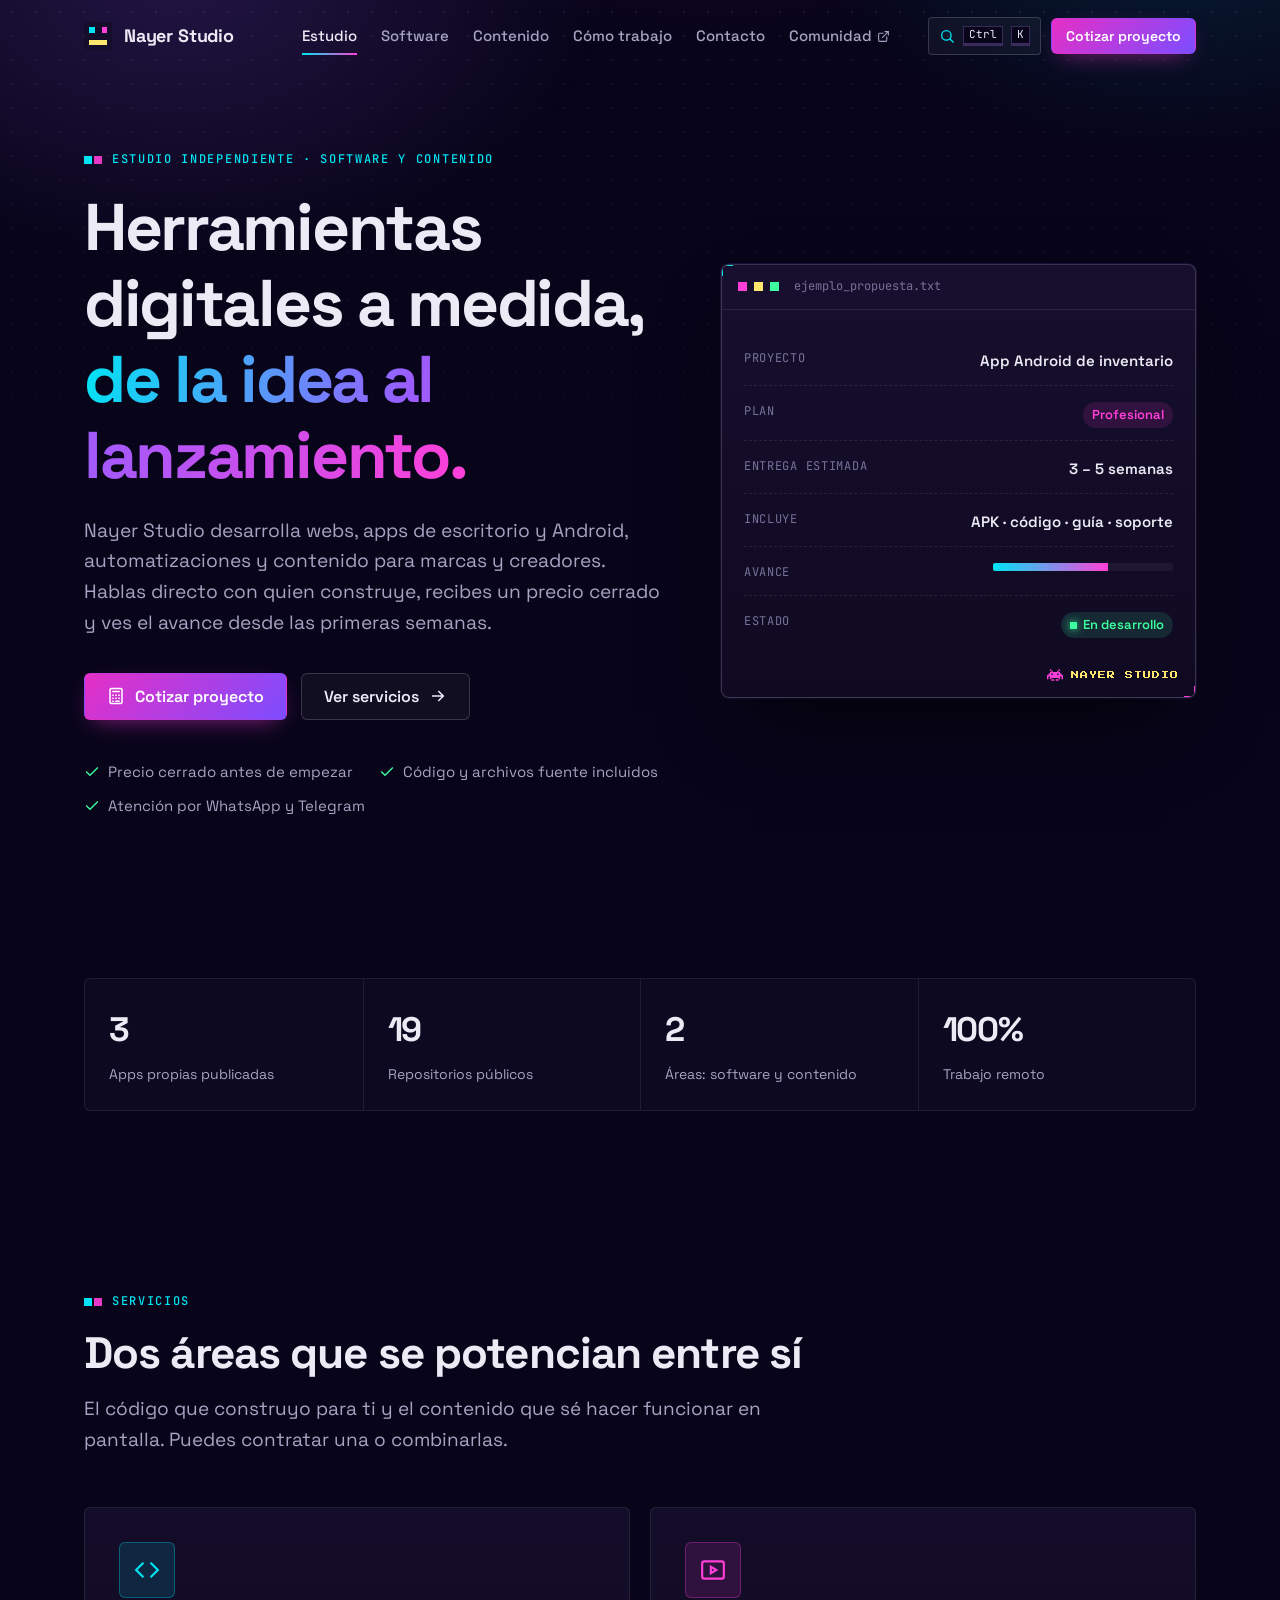
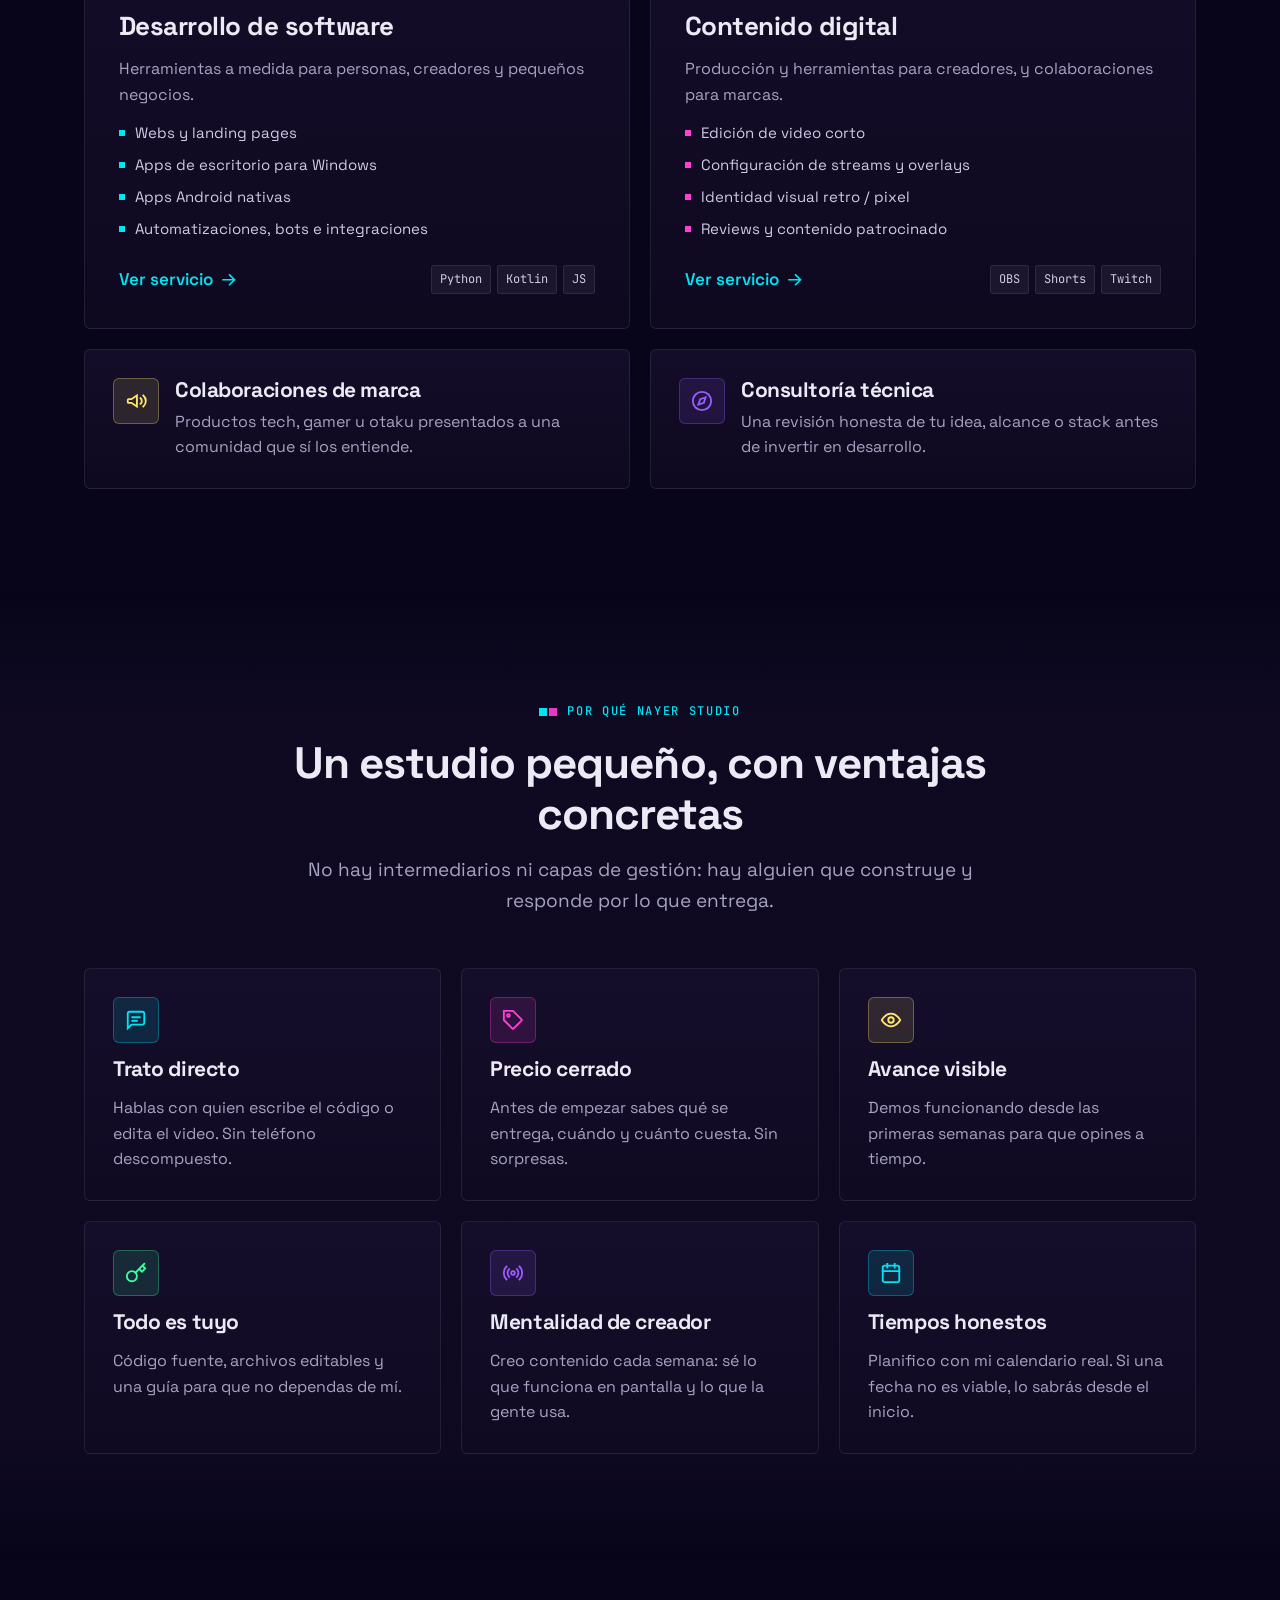
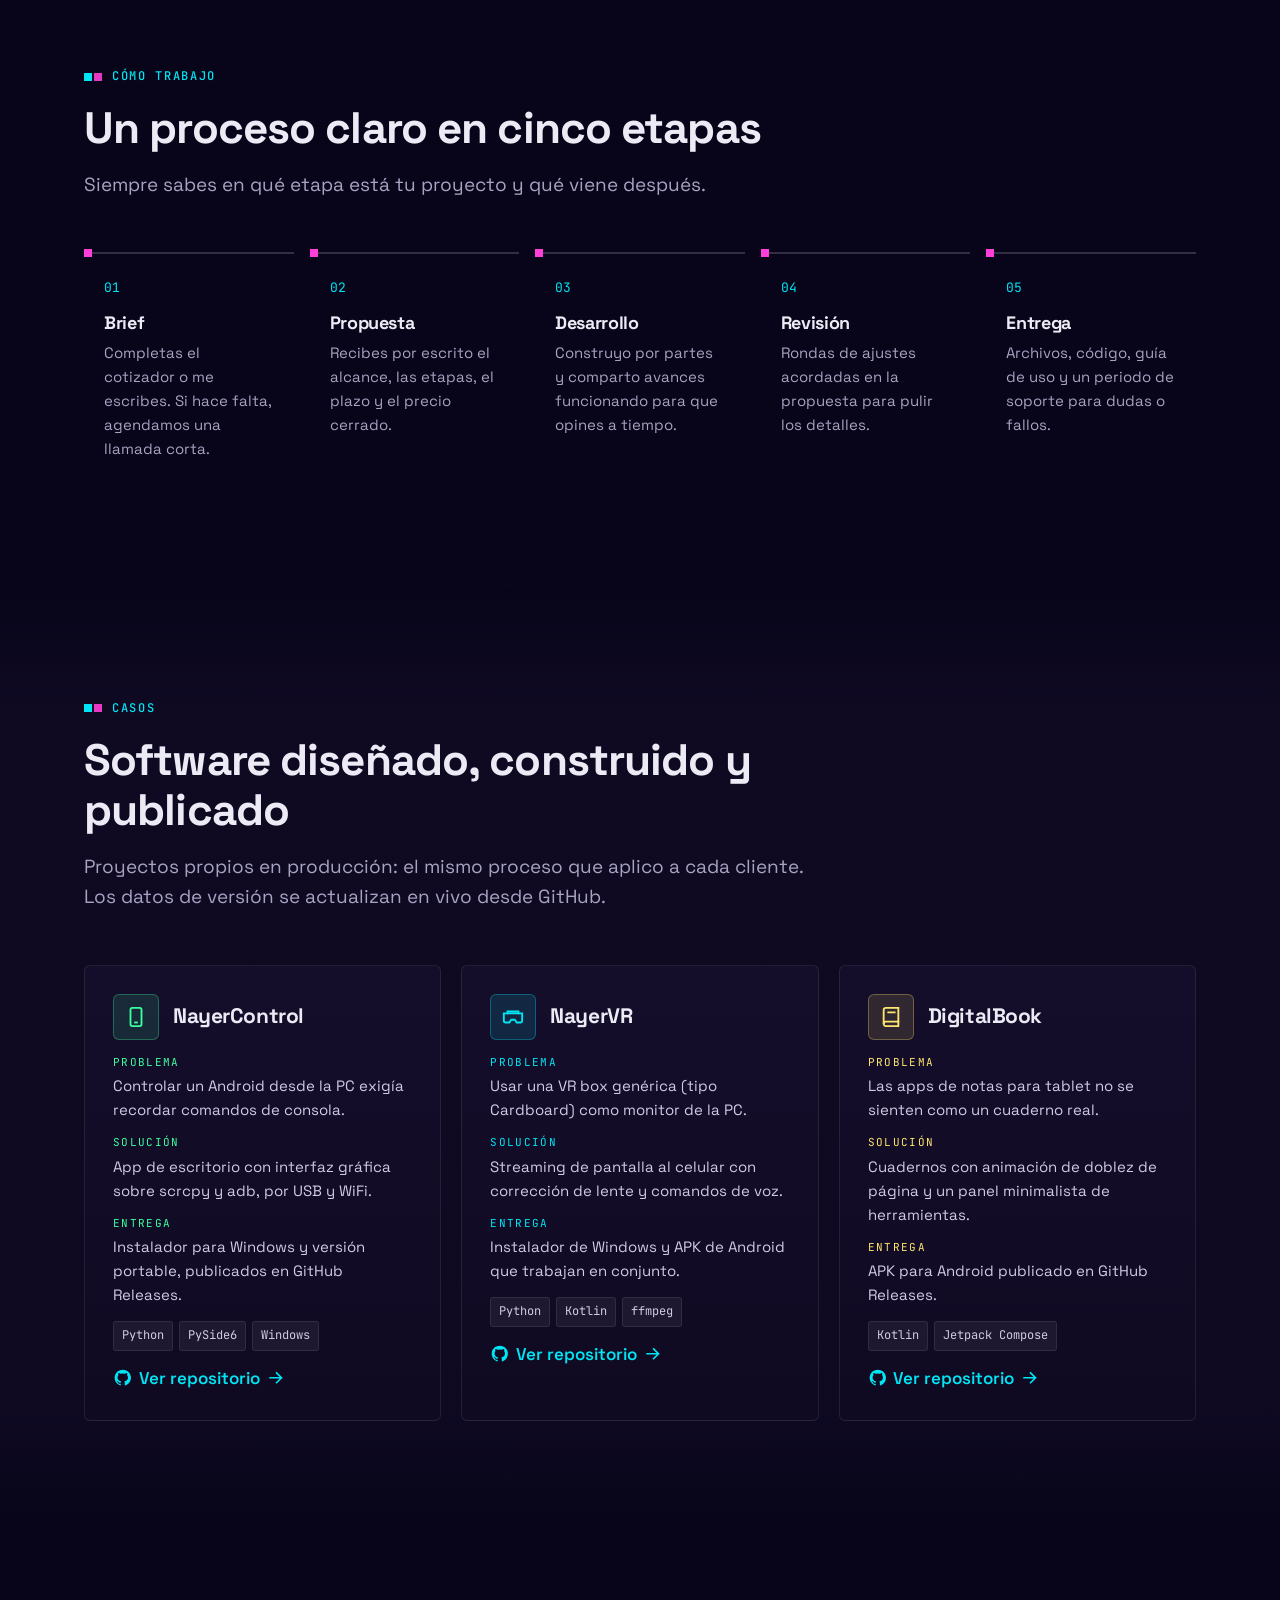
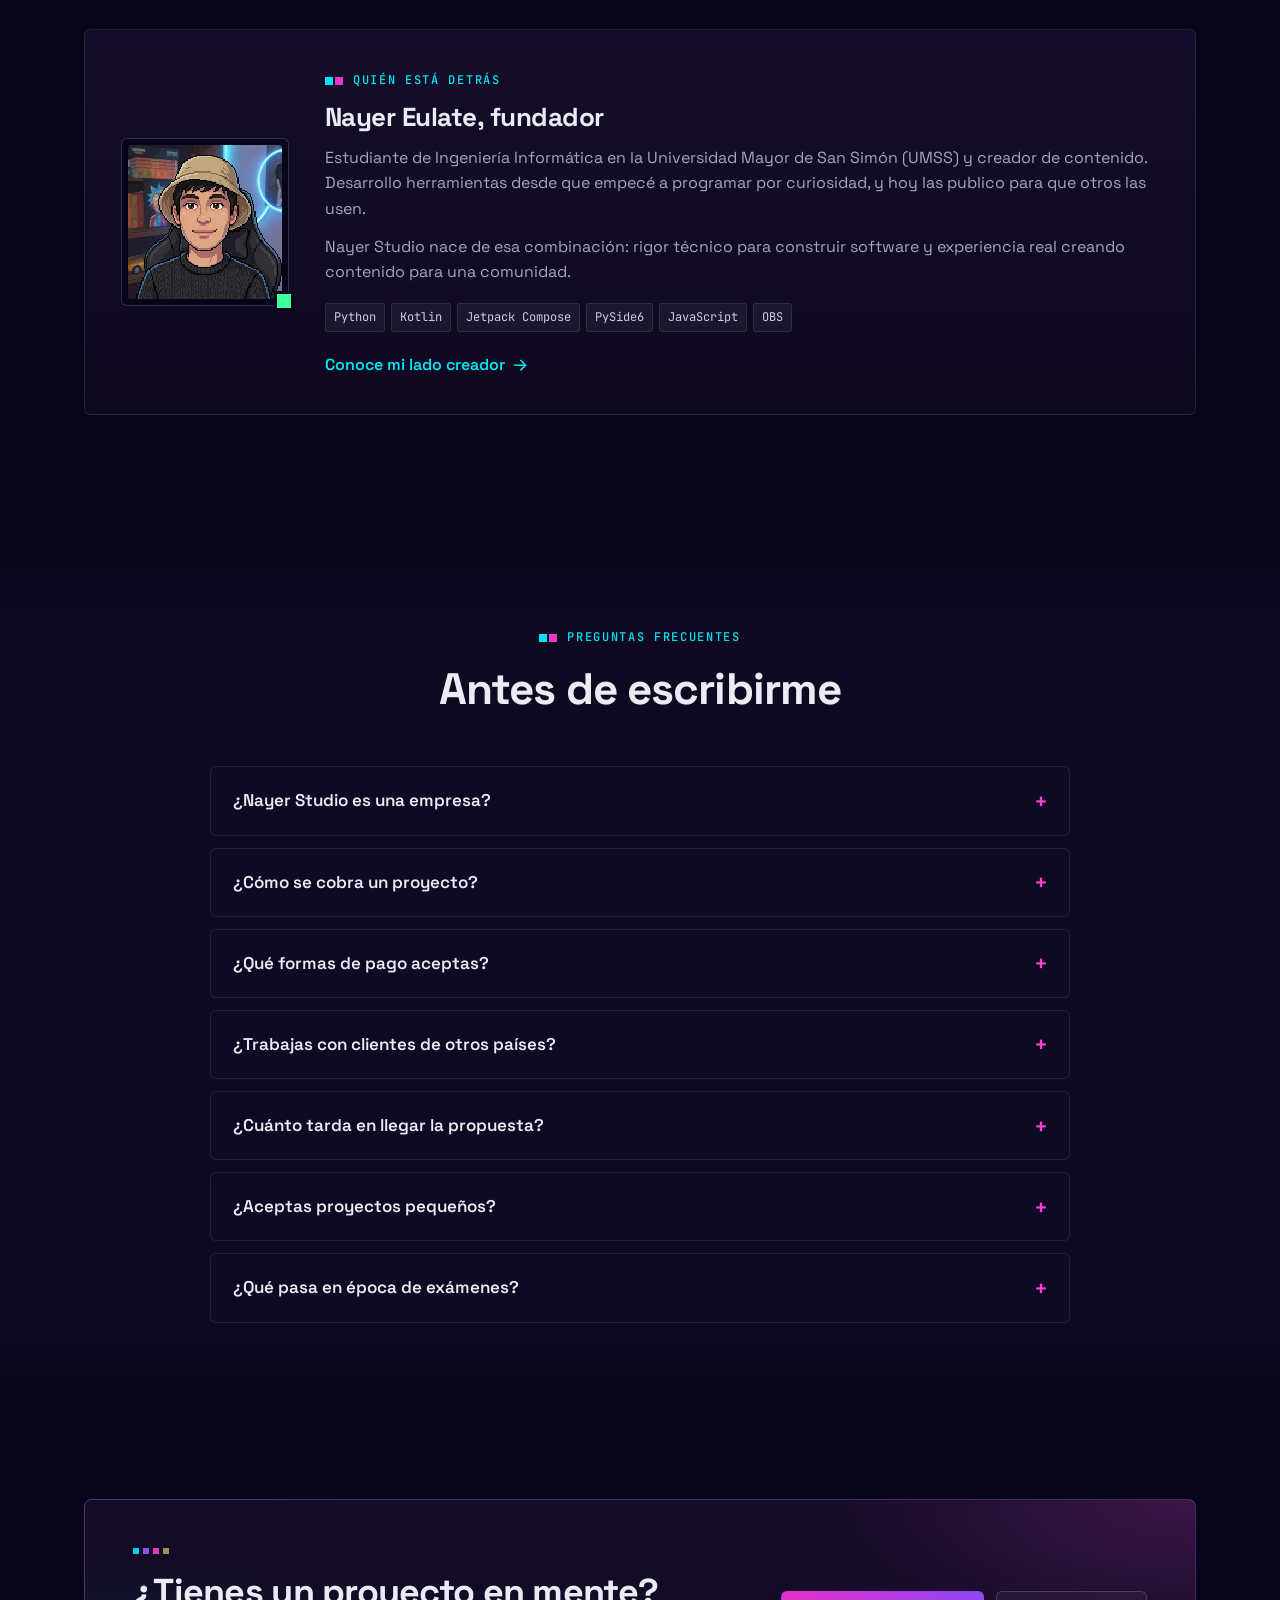
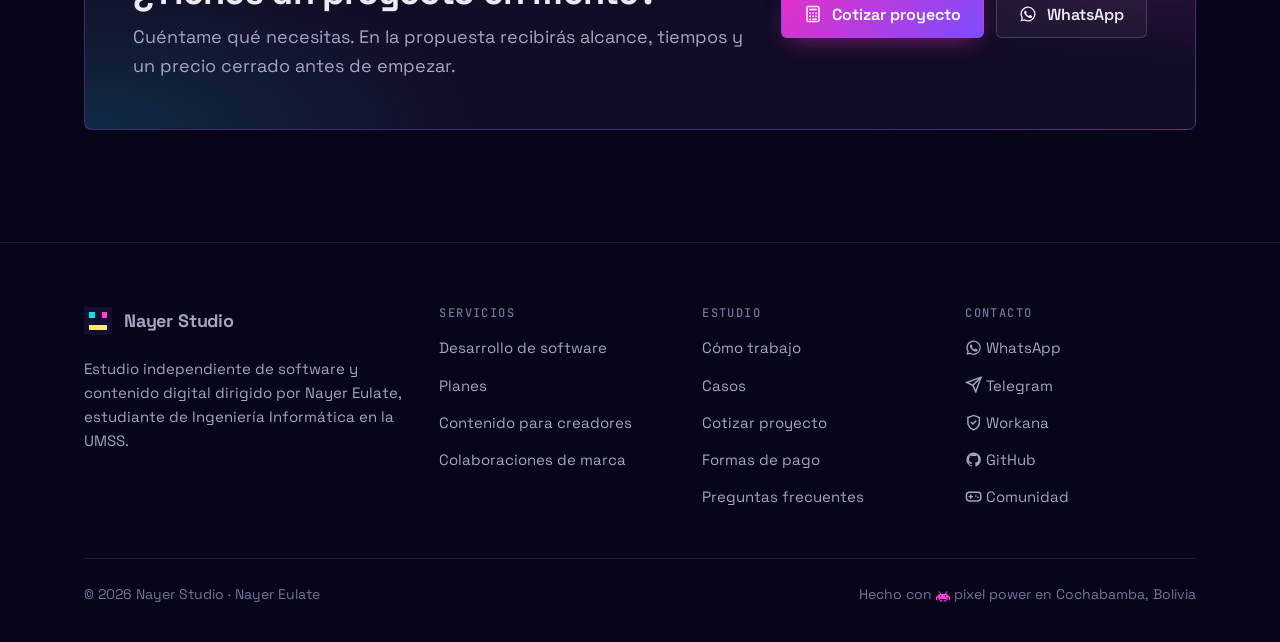
<file: servicios.html>
<!DOCTYPE html>
<html lang="es">
<head>
<meta charset="UTF-8">
<meta name="viewport" content="width=device-width, initial-scale=1">
<title>Nayer Studio</title>
<meta name="robots" content="noindex">
<link rel="canonical" href="https://nayer.dev/studio/index.html">
<meta http-equiv="refresh" content="0; url=studio/index.html">
<script>
  // Esta página se movió a /studio. Se conservan la consulta (?servicio=...) y el ancla.
  (function () {
    var h = location.hash, map = {};
    
    if (h in map) h = map[h];
    location.replace('studio/index.html' + location.search + h);
  })();
</script>
<style>body{background:#08051a;color:#ecebf5;font-family:system-ui,sans-serif;display:grid;place-items:center;min-height:100vh;margin:0}a{color:#00e5f4}</style>
</head>
<body>
<p>Esta página se movió a <a href="studio/index.html">Nayer Studio</a>.</p>
</body>
</html>
</file>
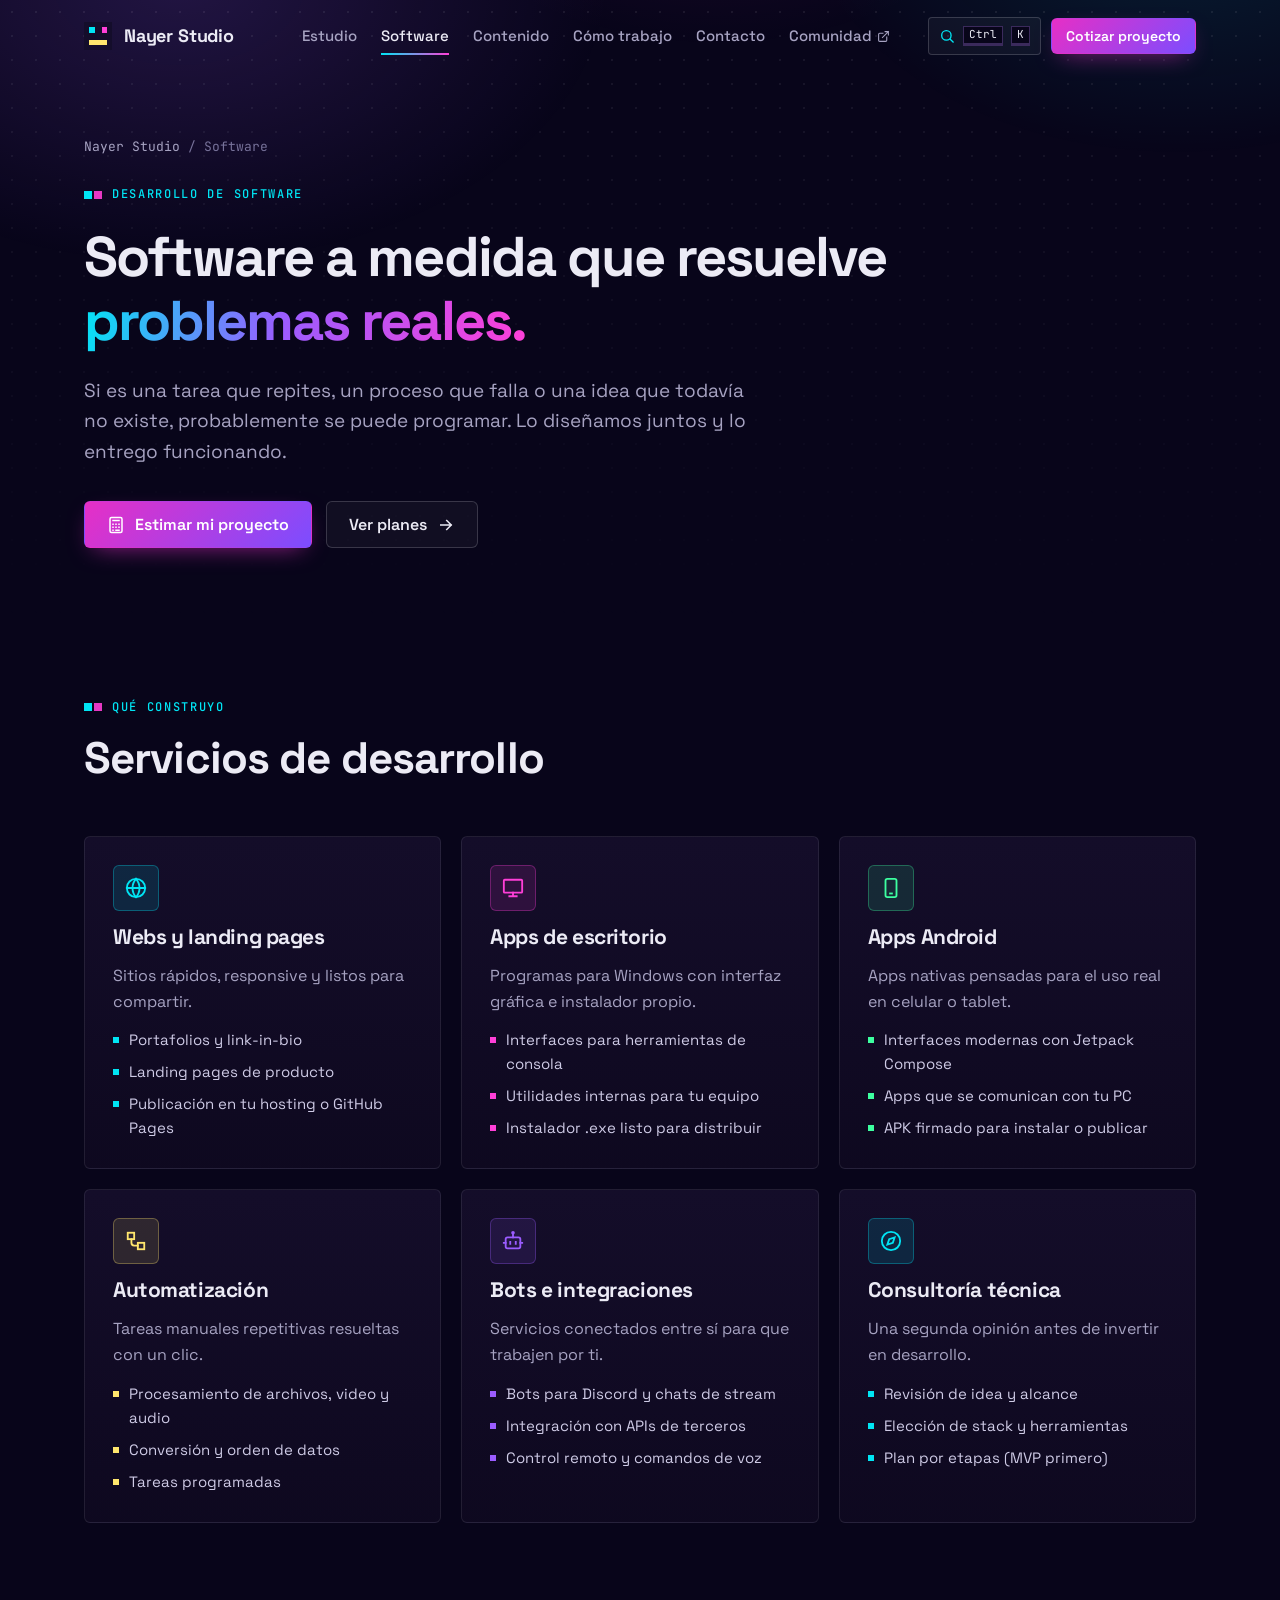
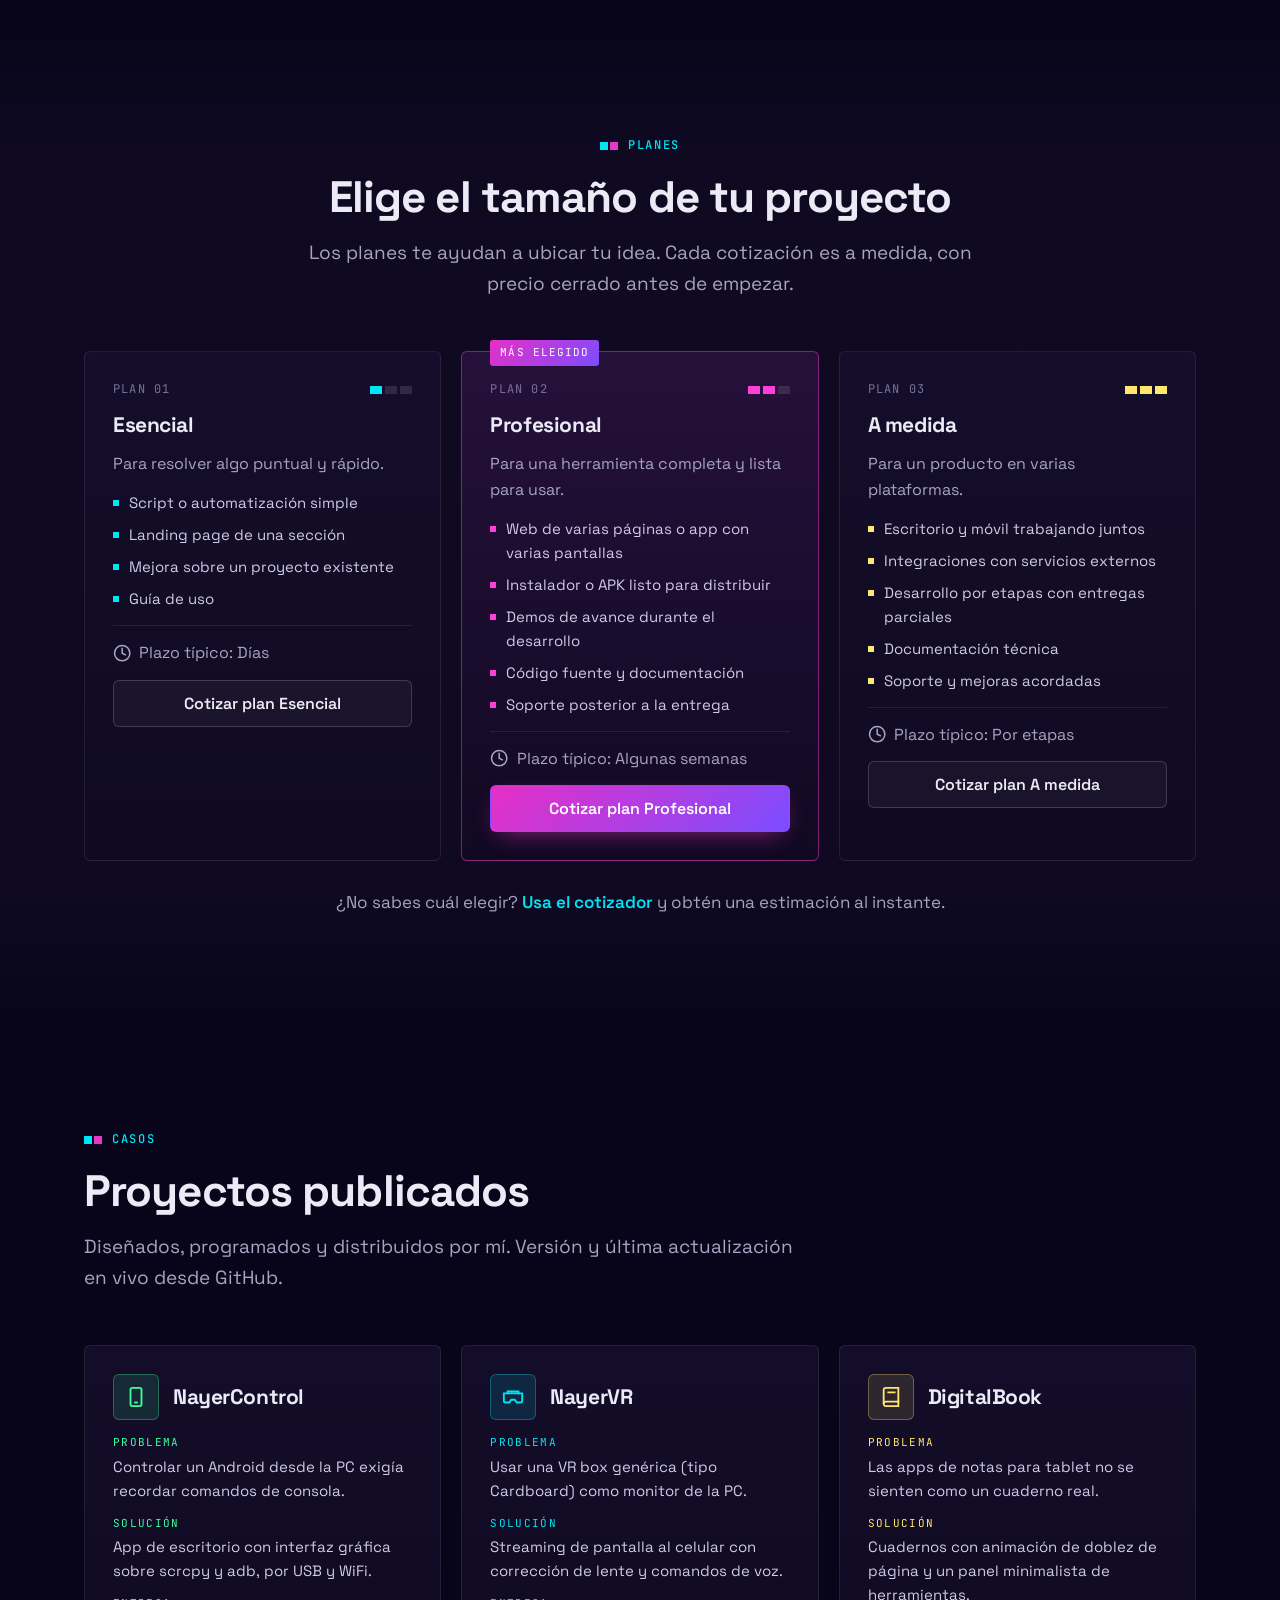
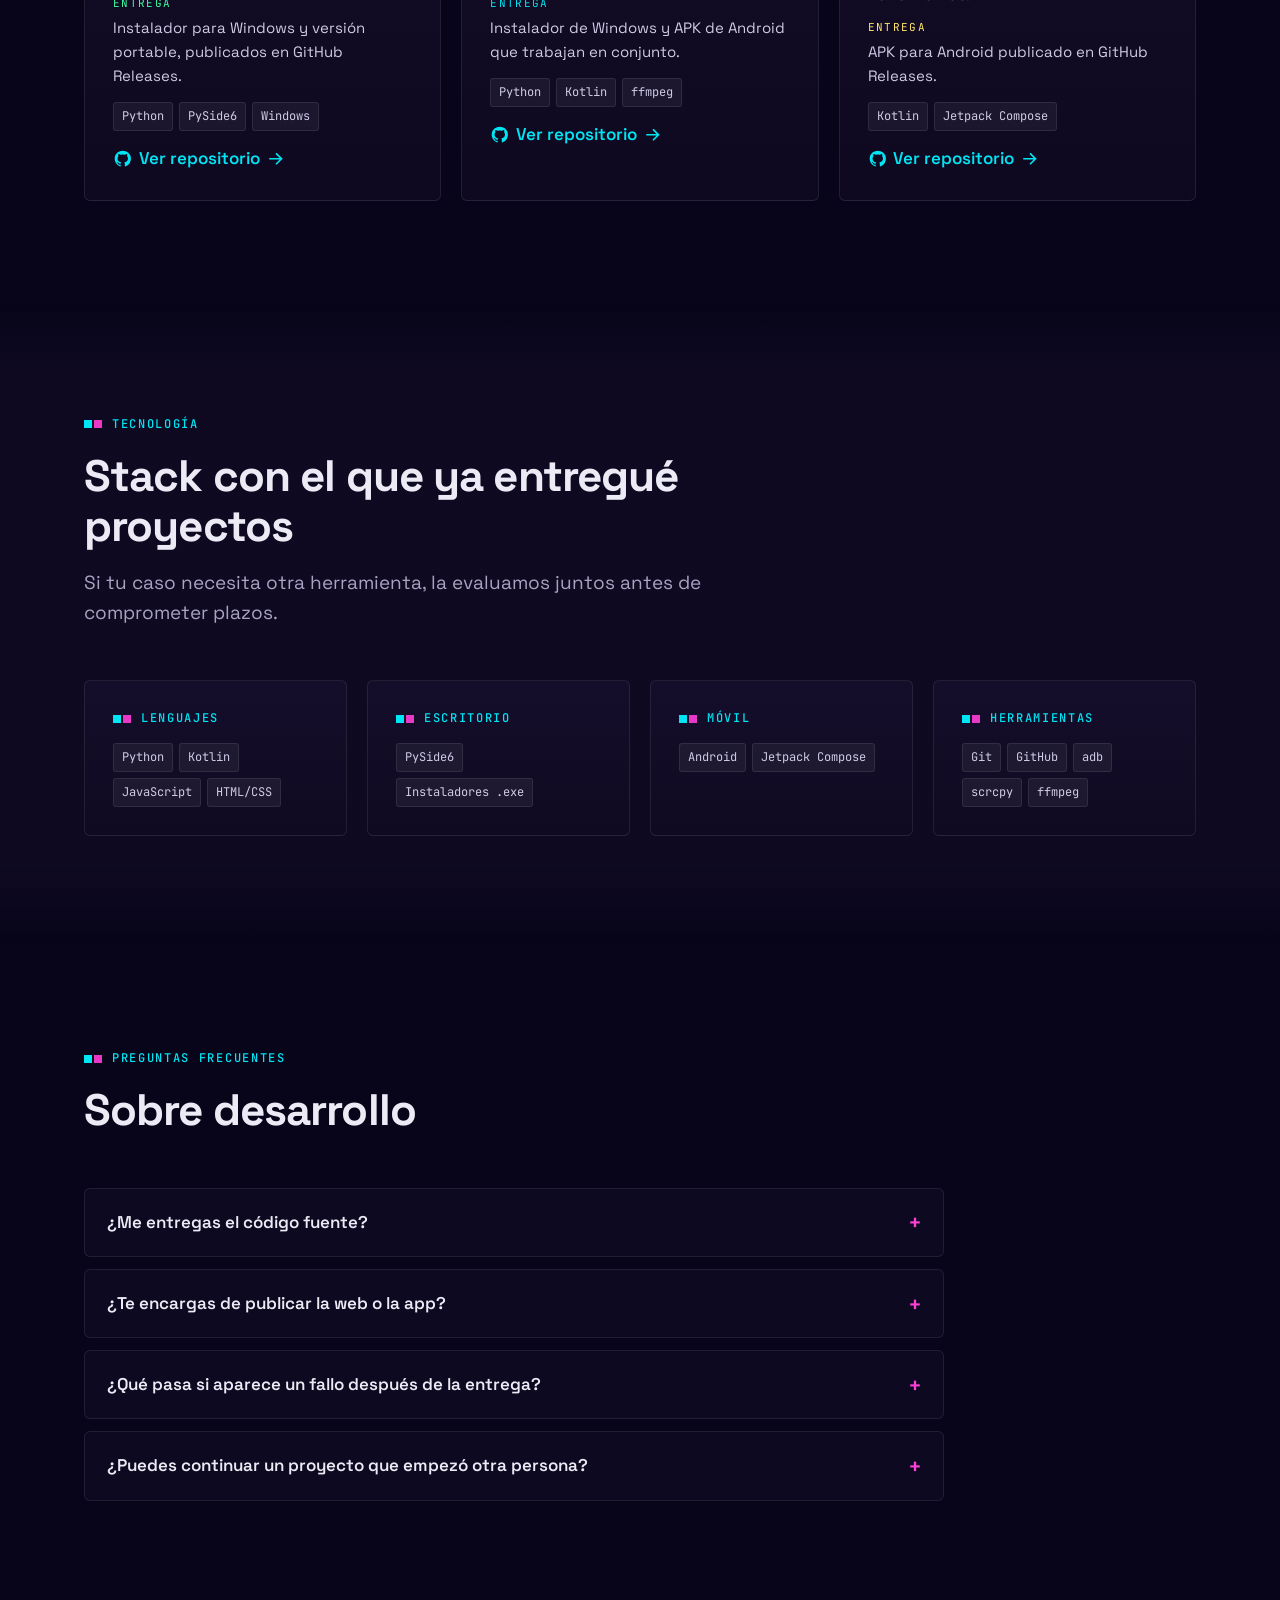
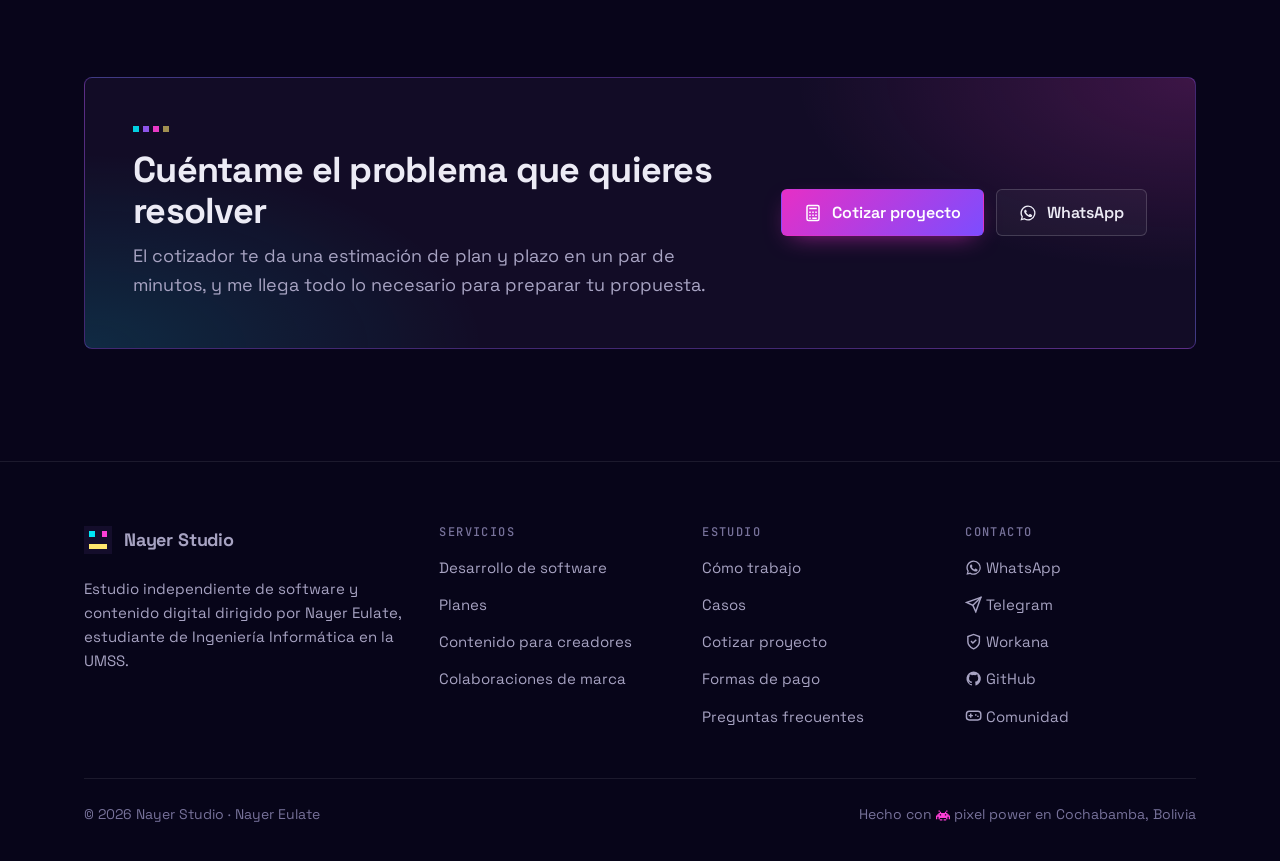
<file: software.html>
<!DOCTYPE html>
<html lang="es">
<head>
<meta charset="UTF-8">
<meta name="viewport" content="width=device-width, initial-scale=1">
<title>Software — Nayer Studio</title>
<meta name="robots" content="noindex">
<link rel="canonical" href="https://nayer.dev/studio/software.html">
<meta http-equiv="refresh" content="0; url=studio/software.html">
<script>
  // Esta página se movió a /studio. Se conservan la consulta (?servicio=...) y el ancla.
  (function () {
    var h = location.hash, map = {'#estimador':'','#niveles':'#planes'};
    if (h === '#estimador') { location.replace('studio/cotizar.html?servicio=software'); return; }
    if (h in map) h = map[h];
    location.replace('studio/software.html' + location.search + h);
  })();
</script>
<style>body{background:#08051a;color:#ecebf5;font-family:system-ui,sans-serif;display:grid;place-items:center;min-height:100vh;margin:0}a{color:#00e5f4}</style>
</head>
<body>
<p>Esta página se movió a <a href="studio/software.html">Nayer Studio</a>.</p>
</body>
</html>
</file>
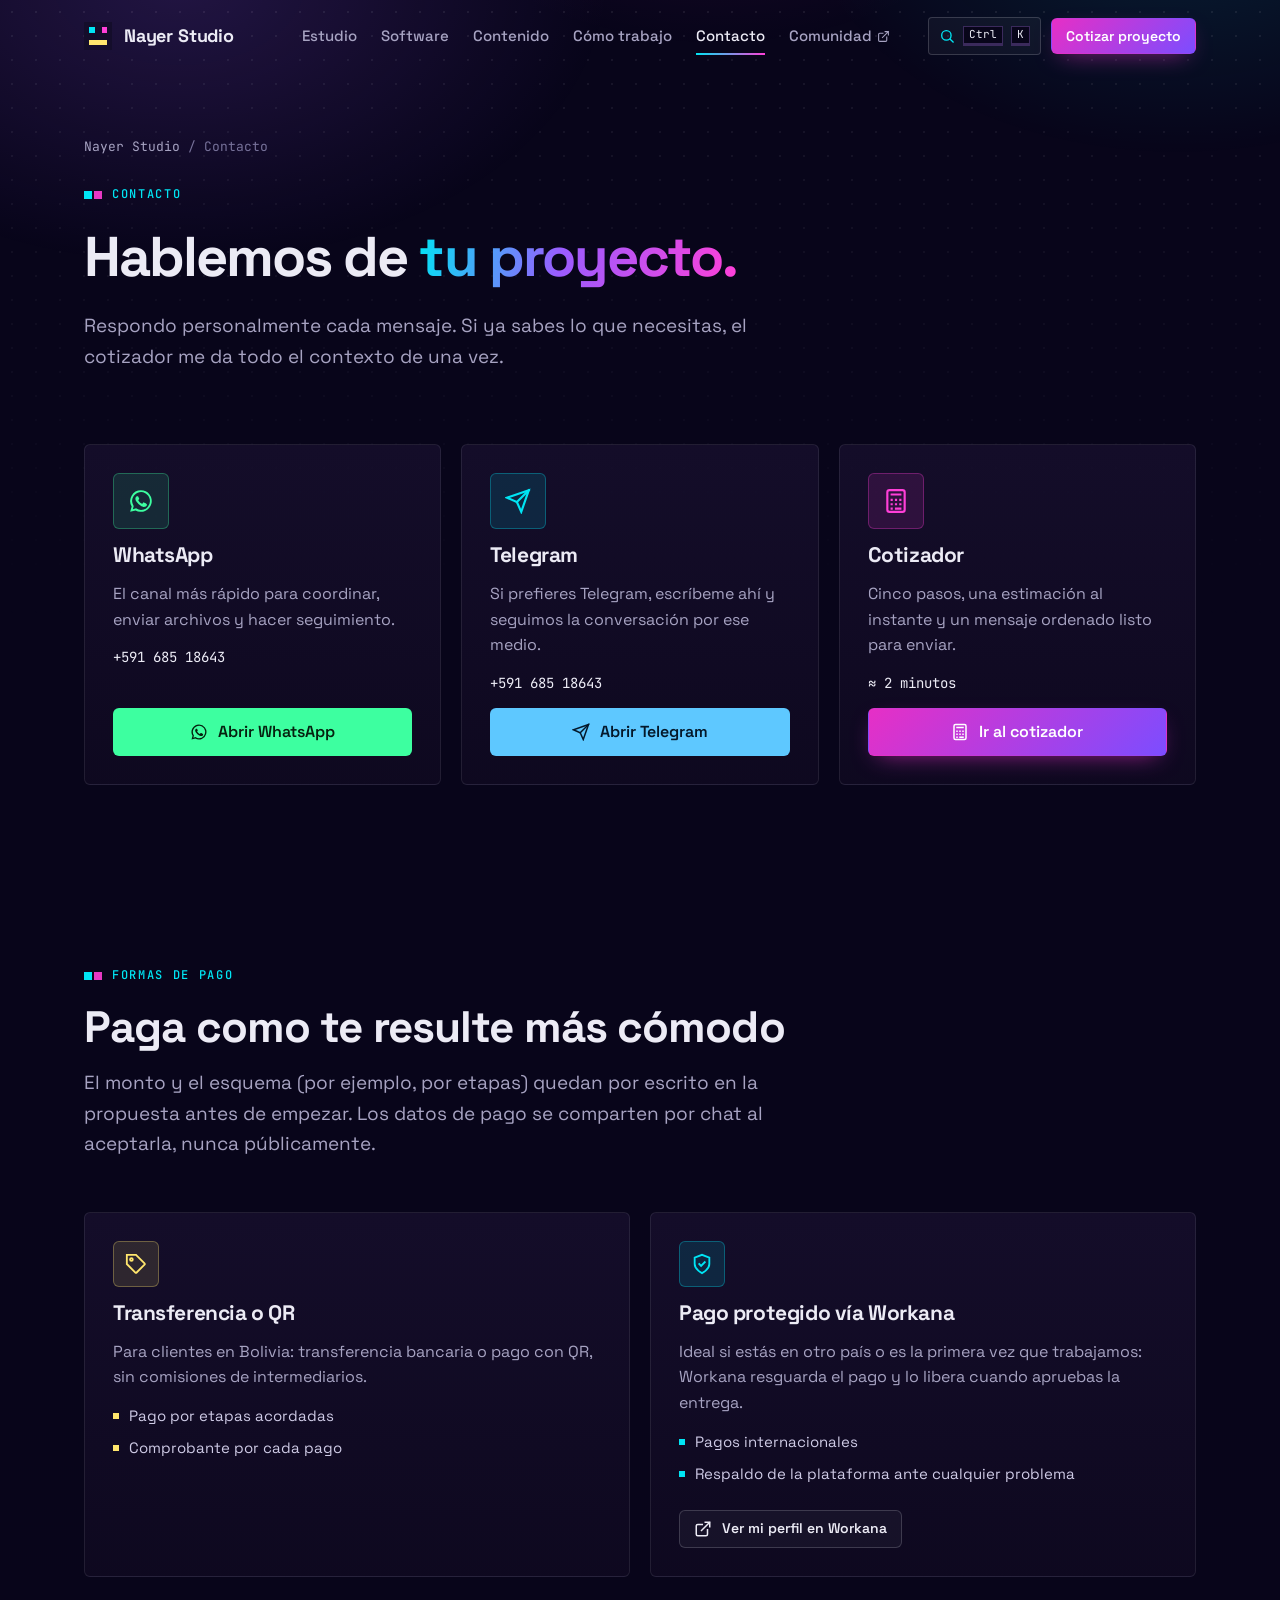
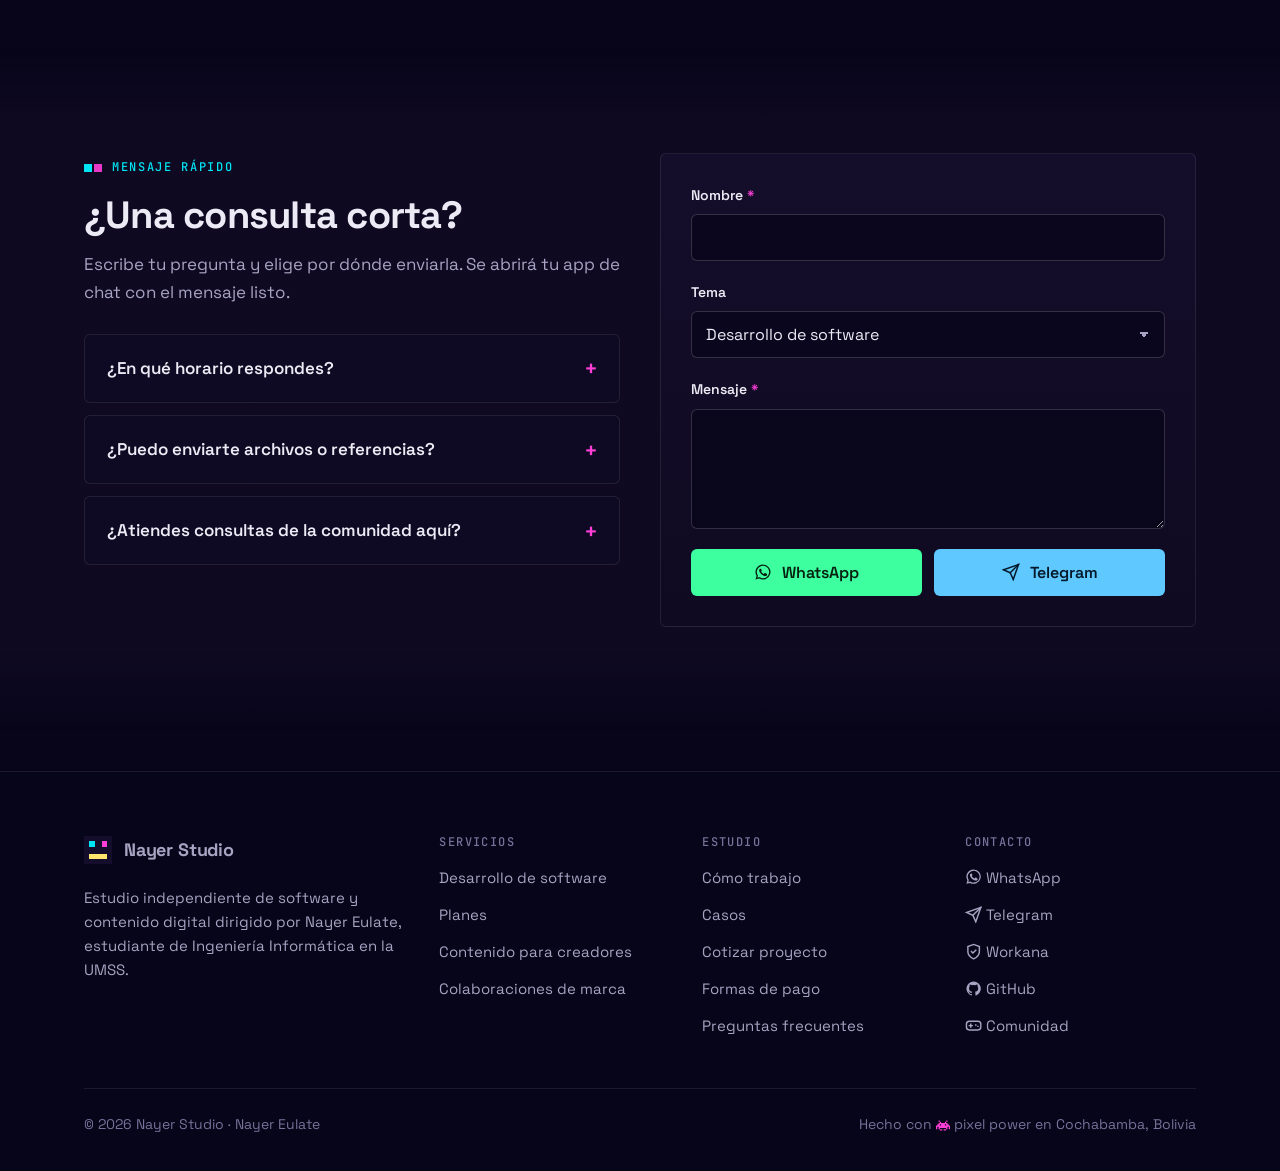
<file: studio/contacto.html>
<!DOCTYPE html>
<html lang="es" class="no-js" data-experience="studio" data-root="../">
<head>
<meta charset="UTF-8">
<meta name="viewport" content="width=device-width, initial-scale=1">
<title>Contacto — Nayer Studio</title>
<meta name="description" content="Escríbeme por WhatsApp o Telegram para consultas sobre software, contenido o colaboraciones.">
<meta name="theme-color" content="#08051a">
<link rel="canonical" href="https://nayer.dev/studio/contacto.html">
<meta property="og:type" content="website">
<meta property="og:site_name" content="Nayer Studio">
<meta property="og:title" content="Contacto — Nayer Studio">
<meta property="og:description" content="Escríbeme por WhatsApp o Telegram para consultas sobre software, contenido o colaboraciones.">
<meta property="og:url" content="https://nayer.dev/studio/contacto.html">
<meta property="og:image" content="https://nayer.dev/fotoPixel.jpg">
<meta name="twitter:card" content="summary">
<link rel="icon" href="data:image/svg+xml,%3Csvg%20xmlns%3D%22http%3A%2F%2Fwww.w3.org%2F2000%2Fsvg%22%20viewBox%3D%220%200%2016%2016%22%3E%3Crect%20width%3D%2216%22%20height%3D%2216%22%20fill%3D%22%230d0221%22%2F%3E%3Crect%20x%3D%223%22%20y%3D%223%22%20width%3D%223%22%20height%3D%223%22%20fill%3D%22%2300f0ff%22%2F%3E%3Crect%20x%3D%2210%22%20y%3D%223%22%20width%3D%223%22%20height%3D%223%22%20fill%3D%22%23ff2bd6%22%2F%3E%3Crect%20x%3D%223%22%20y%3D%2210%22%20width%3D%2210%22%20height%3D%223%22%20fill%3D%22%23ffe66d%22%2F%3E%3C%2Fsvg%3E">
<link rel="preconnect" href="https://fonts.googleapis.com">
<link rel="preconnect" href="https://fonts.gstatic.com" crossorigin>
<link href="https://fonts.googleapis.com/css2?family=Space+Grotesk:wght@400;500;600;700&amp;family=JetBrains+Mono:wght@400;500&amp;family=Press+Start+2P&amp;display=swap" rel="stylesheet">
<link rel="stylesheet" href="../css/ui.css">
<link rel="stylesheet" href="../css/pro.css">
</head>
<body class="pro">
<script src="../js/icons.js"></script>
<a class="p-skip" href="#main">Saltar al contenido</a>
<div class="p-bg" aria-hidden="true"></div>

<header class="p-header">
  <div class="p-container p-header__inner">
    <a class="p-logo" href="index.html" aria-label="Nayer Studio, inicio">
      <svg class="p-logo__mark" viewBox="0 0 16 16" aria-hidden="true" shape-rendering="crispEdges"><rect width="16" height="16" fill="#140d2b"/><rect x="3" y="3" width="3" height="3" fill="#00e5f4"/><rect x="10" y="3" width="3" height="3" fill="#ff3fd8"/><rect x="3" y="10" width="10" height="3" fill="#ffe66d"/></svg><span class="p-logo__name">Nayer Studio</span><span class="p-logo__tag">DEV&amp;CONTENT</span>
    </a>
    <nav class="p-nav" id="pNav" aria-label="Principal">
      <a href="index.html">Estudio</a>
      <a href="software.html">Software</a>
      <a href="contenido.html">Contenido</a>
      <a href="index.html#proceso">Cómo trabajo</a>
      <a href="contacto.html" aria-current="page">Contacto</a>
      <a href="../landing.html">Comunidad <svg class="i" aria-hidden="true"><use href="#i-external"/></svg></a>
      <a class="p-btn p-btn--primary p-nav__cta" href="cotizar.html"><svg class="i" aria-hidden="true"><use href="#i-calculator"/></svg> Cotizar proyecto</a>
    </nav>
    <div class="p-header__actions">
      <button class="cmdk-btn" type="button" data-cmdk aria-label="Abrir buscador del sitio"><svg class="i" aria-hidden="true"><use href="#i-search"/></svg><span class="cmdk-btn__label">Buscar</span><kbd data-mod-key>Ctrl</kbd><kbd>K</kbd></button>
      <a class="p-btn p-btn--primary p-btn--sm" href="cotizar.html">Cotizar proyecto</a>
      <button class="p-nav-toggle" id="pNavToggle" type="button" aria-label="Abrir menú" aria-expanded="false" aria-controls="pNav"><svg class="i" aria-hidden="true"><use href="#i-menu"/></svg></button>
    </div>
  </div>
</header>

<main id="main">

  <section class="p-hero p-hero--page">
    <div class="p-container">
      <nav class="p-breadcrumb" aria-label="Ruta"><a href="index.html">Nayer Studio</a><span>/</span><span>Contacto</span></nav>
      <div class="p-head" style="margin:22px 0 0;max-width:760px">
        <span class="p-eyebrow">Contacto</span>
        <h1>Hablemos de <span class="p-gradient">tu proyecto.</span></h1>
        <p class="p-hero__lead" style="margin-bottom:0">Respondo personalmente cada mensaje. Si ya sabes lo que necesitas, el cotizador me da todo el contexto de una vez.</p>
      </div>
    </div>
  </section>

  <section class="p-section" style="padding-top:32px">
    <div class="p-container">
      <div class="p-grid p-grid--3">
        <article class="p-card p-channel p-corners a-green p-reveal">
          <span class="p-ico p-ico--lg"><svg class="i" aria-hidden="true"><use href="#i-whatsapp"/></svg></span>
          <h3>WhatsApp</h3>
          <p>El canal más rápido para coordinar, enviar archivos y hacer seguimiento.</p>
          <span class="p-channel__value" data-phone>+591 685 18643</span>
          <a class="p-btn p-btn--wa p-btn--block" data-wa="Hola Nayer, vengo de Nayer Studio." href="https://wa.me/59168518643" style="margin-top:auto"><svg class="i" aria-hidden="true"><use href="#i-whatsapp"/></svg> Abrir WhatsApp</a>
        </article>
        <article class="p-card p-channel p-corners a-cyan p-reveal">
          <span class="p-ico p-ico--lg"><svg class="i" aria-hidden="true"><use href="#i-send"/></svg></span>
          <h3>Telegram</h3>
          <p>Si prefieres Telegram, escríbeme ahí y seguimos la conversación por ese medio.</p>
          <span class="p-channel__value" data-phone>+591 685 18643</span>
          <a class="p-btn p-btn--tg p-btn--block" data-tg href="https://t.me/+59168518643" style="margin-top:auto"><svg class="i" aria-hidden="true"><use href="#i-send"/></svg> Abrir Telegram</a>
        </article>
        <article class="p-card p-channel p-corners a-pink p-reveal">
          <span class="p-ico p-ico--lg"><svg class="i" aria-hidden="true"><use href="#i-calculator"/></svg></span>
          <h3>Cotizador</h3>
          <p>Cinco pasos, una estimación al instante y un mensaje ordenado listo para enviar.</p>
          <span class="p-channel__value">≈ 2 minutos</span>
          <a class="p-btn p-btn--primary p-btn--block" href="cotizar.html" style="margin-top:auto"><svg class="i" aria-hidden="true"><use href="#i-calculator"/></svg> Ir al cotizador</a>
        </article>
      </div>
    </div>
  </section>

  <section class="p-section p-section--tight" id="pagos">
    <div class="p-container">
      <div class="p-head">
        <span class="p-eyebrow">Formas de pago</span>
        <h2>Paga como te resulte más cómodo</h2>
        <p>El monto y el esquema (por ejemplo, por etapas) quedan por escrito en la propuesta antes de empezar. Los datos de pago se comparten por chat al aceptarla, nunca públicamente.</p>
      </div>
      <div class="p-grid p-grid--2">
        <article class="p-card p-corners a-yellow p-reveal">
          <span class="p-ico"><svg class="i" aria-hidden="true"><use href="#i-tag"/></svg></span>
          <h3>Transferencia o QR</h3>
          <p>Para clientes en Bolivia: transferencia bancaria o pago con QR, sin comisiones de intermediarios.</p>
          <ul><li>Pago por etapas acordadas</li><li>Comprobante por cada pago</li></ul>
        </article>
        <article class="p-card p-corners a-cyan p-reveal">
          <span class="p-ico"><svg class="i" aria-hidden="true"><use href="#i-shield"/></svg></span>
          <h3>Pago protegido vía Workana</h3>
          <p>Ideal si estás en otro país o es la primera vez que trabajamos: Workana resguarda el pago y lo libera cuando apruebas la entrega.</p>
          <ul><li>Pagos internacionales</li><li>Respaldo de la plataforma ante cualquier problema</li></ul>
          <div class="p-card__foot"><a class="p-btn p-btn--ghost p-btn--sm" data-workana href="https://www.workana.com/freelancer/263f3e9a2ccebb62771bc710030bbb84"><svg class="i" aria-hidden="true"><use href="#i-external"/></svg> Ver mi perfil en Workana</a></div>
        </article>
      </div>
    </div>
  </section>

  <section class="p-section p-section--alt" id="mensaje">
    <div class="p-container p-split">
      <div>
        <span class="p-eyebrow">Mensaje rápido</span>
        <h2 style="font-size:clamp(28px,3vw,38px);margin:14px 0 14px">¿Una consulta corta?</h2>
        <p style="color:var(--muted);margin-bottom:28px">Escribe tu pregunta y elige por dónde enviarla. Se abrirá tu app de chat con el mensaje listo.</p>
        <div class="p-faq">
          <details><summary>¿En qué horario respondes?</summary><p>Reviso mensajes a lo largo del día, entre clases y trabajo. Si tu consulta es urgente, indícalo en el mensaje.</p></details>
          <details><summary>¿Puedo enviarte archivos o referencias?</summary><p>Sí, una vez iniciada la conversación en WhatsApp o Telegram puedes enviar imágenes, documentos o enlaces.</p></details>
          <details><summary>¿Atiendes consultas de la comunidad aquí?</summary><p>Este espacio es para proyectos y colaboraciones. Para charlar o preguntar sobre mis apps, la <a class="p-link" href="../landing.html">página de comunidad</a> y Discord son el mejor lugar.</p></details>
        </div>
      </div>
      <form class="p-card" id="quickForm" novalidate style="padding:30px;gap:20px">
        <div class="p-field">
          <label for="c_nombre">Nombre <span class="p-req">*</span></label>
          <input class="p-input" type="text" id="c_nombre" name="c_nombre" autocomplete="name" maxlength="80">
          <span class="p-error" data-error="c_nombre" aria-live="polite"></span>
        </div>
        <div class="p-field">
          <label for="c_tema">Tema</label>
          <select class="p-select" id="c_tema" name="c_tema">
            <option>Desarrollo de software</option>
            <option>Contenido para creadores</option>
            <option>Colaboración de marca</option>
            <option>Consultoría técnica</option>
            <option>Otro</option>
          </select>
        </div>
        <div class="p-field">
          <label for="c_mensaje">Mensaje <span class="p-req">*</span></label>
          <textarea class="p-textarea" id="c_mensaje" name="c_mensaje" maxlength="800" style="min-height:120px"></textarea>
          <span class="p-error" data-error="c_mensaje" aria-live="polite"></span>
        </div>
        <div class="q-send">
          <button type="button" class="p-btn p-btn--wa" data-send="wa"><svg class="i" aria-hidden="true"><use href="#i-whatsapp"/></svg> WhatsApp</button>
          <button type="button" class="p-btn p-btn--tg" data-send="tg"><svg class="i" aria-hidden="true"><use href="#i-send"/></svg> Telegram</button>
        </div>
      </form>
    </div>
  </section>

</main>

<footer class="p-footer">
  <div class="p-container">
    <div class="p-footer__grid">
      <div class="p-footer__brand">
        <a class="p-logo" href="index.html"><svg class="p-logo__mark" viewBox="0 0 16 16" aria-hidden="true" shape-rendering="crispEdges"><rect width="16" height="16" fill="#140d2b"/><rect x="3" y="3" width="3" height="3" fill="#00e5f4"/><rect x="10" y="3" width="3" height="3" fill="#ff3fd8"/><rect x="3" y="10" width="10" height="3" fill="#ffe66d"/></svg><span class="p-logo__name">Nayer Studio</span></a>
        <p>Estudio independiente de software y contenido digital dirigido por Nayer Eulate, estudiante de Ingeniería Informática en la UMSS.</p>
      </div>
      <div>
        <h4>Servicios</h4>
        <ul>
          <li><a href="software.html">Desarrollo de software</a></li>
          <li><a href="software.html#planes">Planes</a></li>
          <li><a href="contenido.html">Contenido para creadores</a></li>
          <li><a href="contenido.html#marcas">Colaboraciones de marca</a></li>
        </ul>
      </div>
      <div>
        <h4>Estudio</h4>
        <ul>
          <li><a href="index.html#proceso">Cómo trabajo</a></li>
          <li><a href="software.html#casos">Casos</a></li>
          <li><a href="cotizar.html">Cotizar proyecto</a></li>
          <li><a href="contacto.html#pagos">Formas de pago</a></li>
          <li><a href="index.html#faq">Preguntas frecuentes</a></li>
        </ul>
      </div>
      <div>
        <h4>Contacto</h4>
        <ul>
          <li><a data-wa href="https://wa.me/59168518643"><svg class="i" aria-hidden="true"><use href="#i-whatsapp"/></svg> WhatsApp</a></li>
          <li><a data-tg href="https://t.me/+59168518643"><svg class="i" aria-hidden="true"><use href="#i-send"/></svg> Telegram</a></li>
          <li><a data-workana href="https://www.workana.com/freelancer/263f3e9a2ccebb62771bc710030bbb84"><svg class="i" aria-hidden="true"><use href="#i-shield"/></svg> Workana</a></li>
          <li><a href="https://github.com/nayereulate" target="_blank" rel="noopener"><svg class="i" aria-hidden="true"><use href="#i-github"/></svg> GitHub</a></li>
          <li><a href="../landing.html"><svg class="i" aria-hidden="true"><use href="#i-gamepad"/></svg> Comunidad</a></li>
        </ul>
      </div>
    </div>
    <div class="p-footer__bottom">
      <span>© <span data-year>2026</span> Nayer Studio · Nayer Eulate</span>
      <span>Hecho con <svg class="i" aria-hidden="true"><use href="#i-invader"/></svg> pixel power en Cochabamba, Bolivia</span>
    </div>
  </div>
</footer>

<script src="../js/studio/config.js"></script>
<script src="../js/studio/pro.js"></script>
<script src="../js/ui.js"></script>
<script src="../js/studio/contact.js"></script>
</body>
</html>
</file>
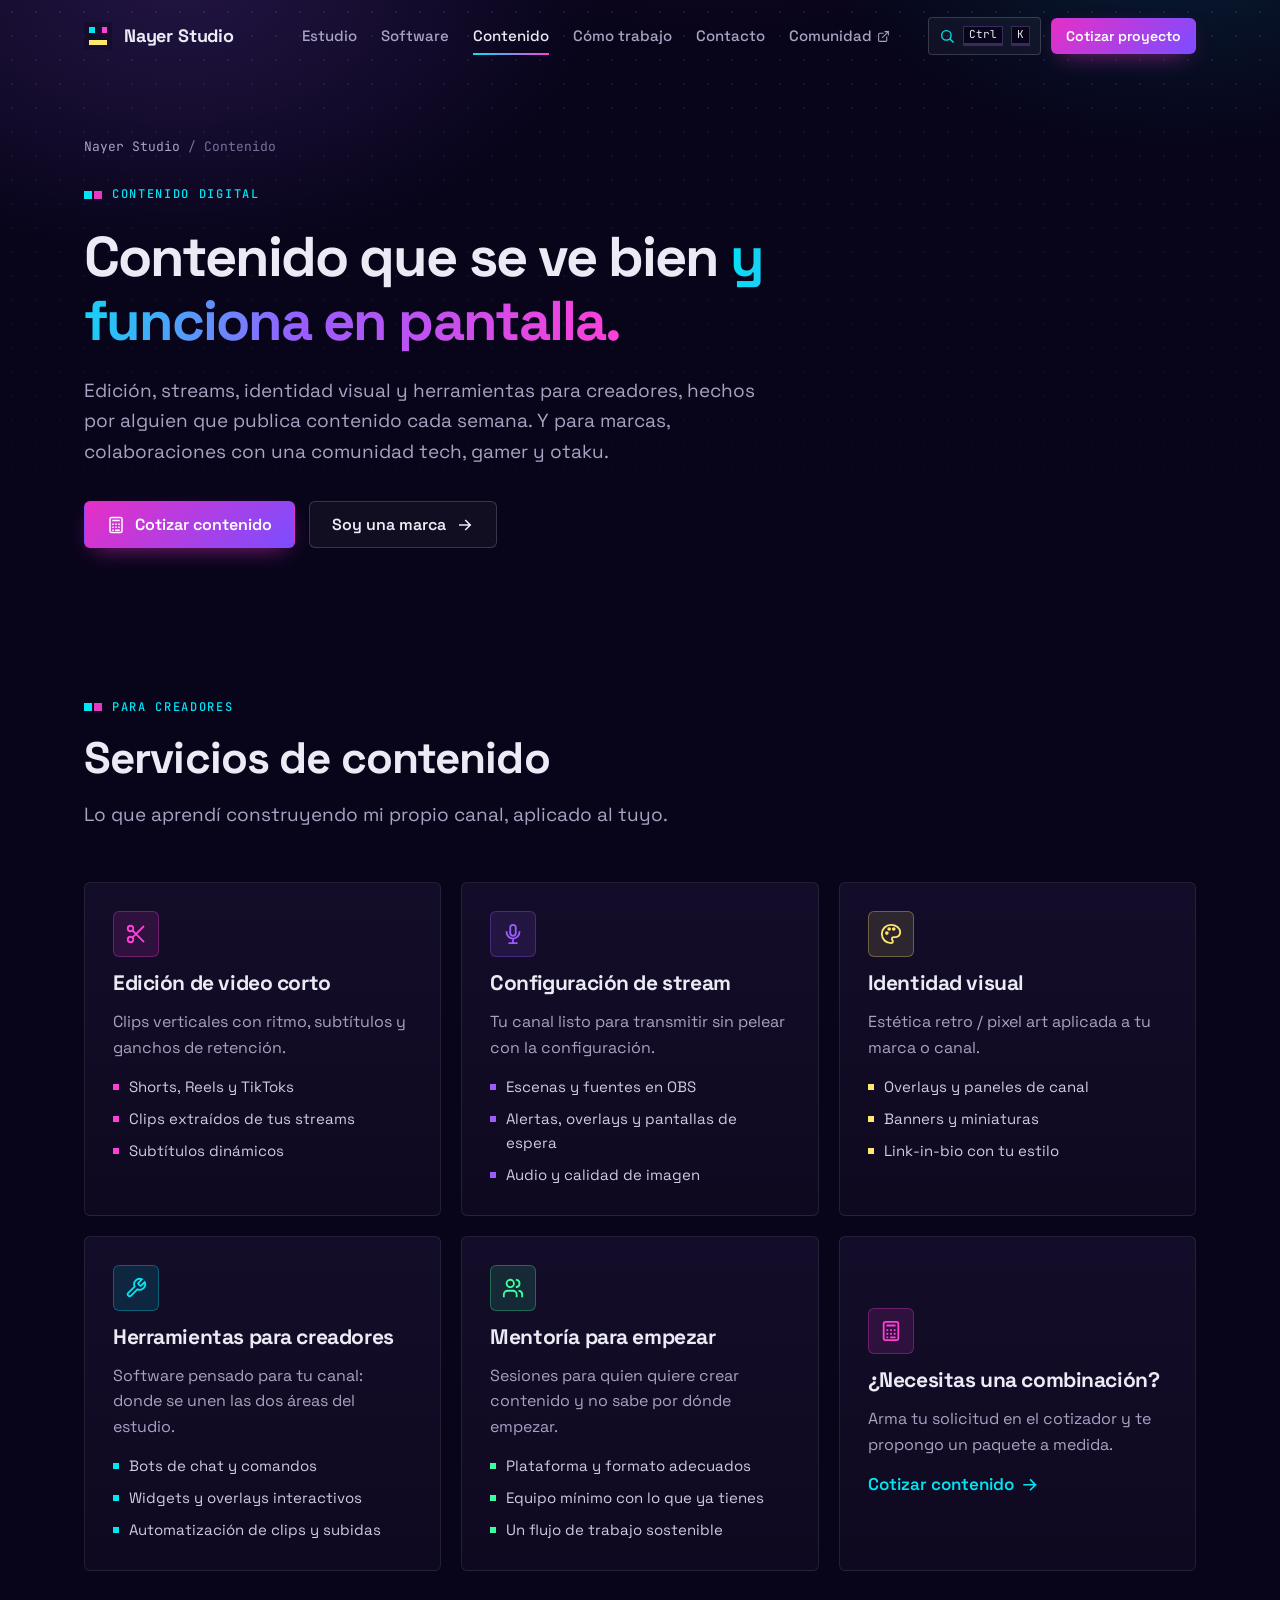
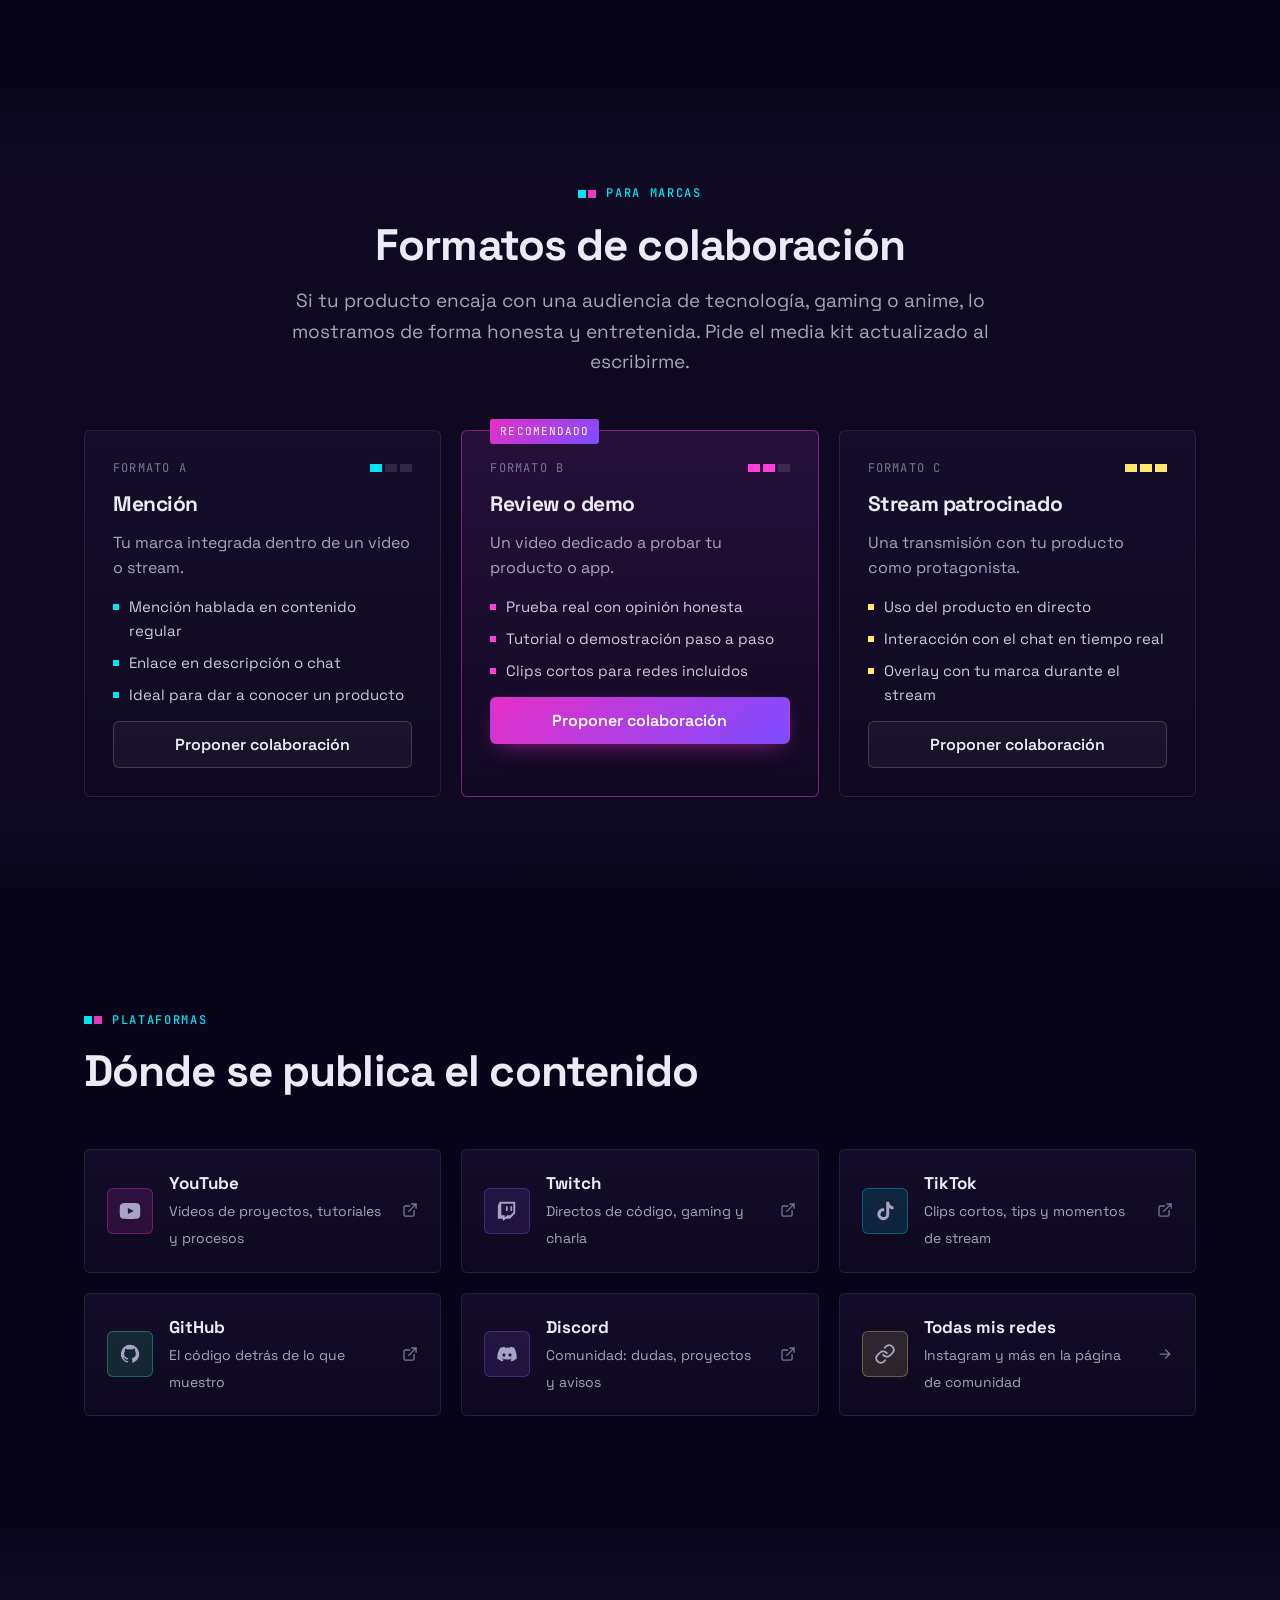
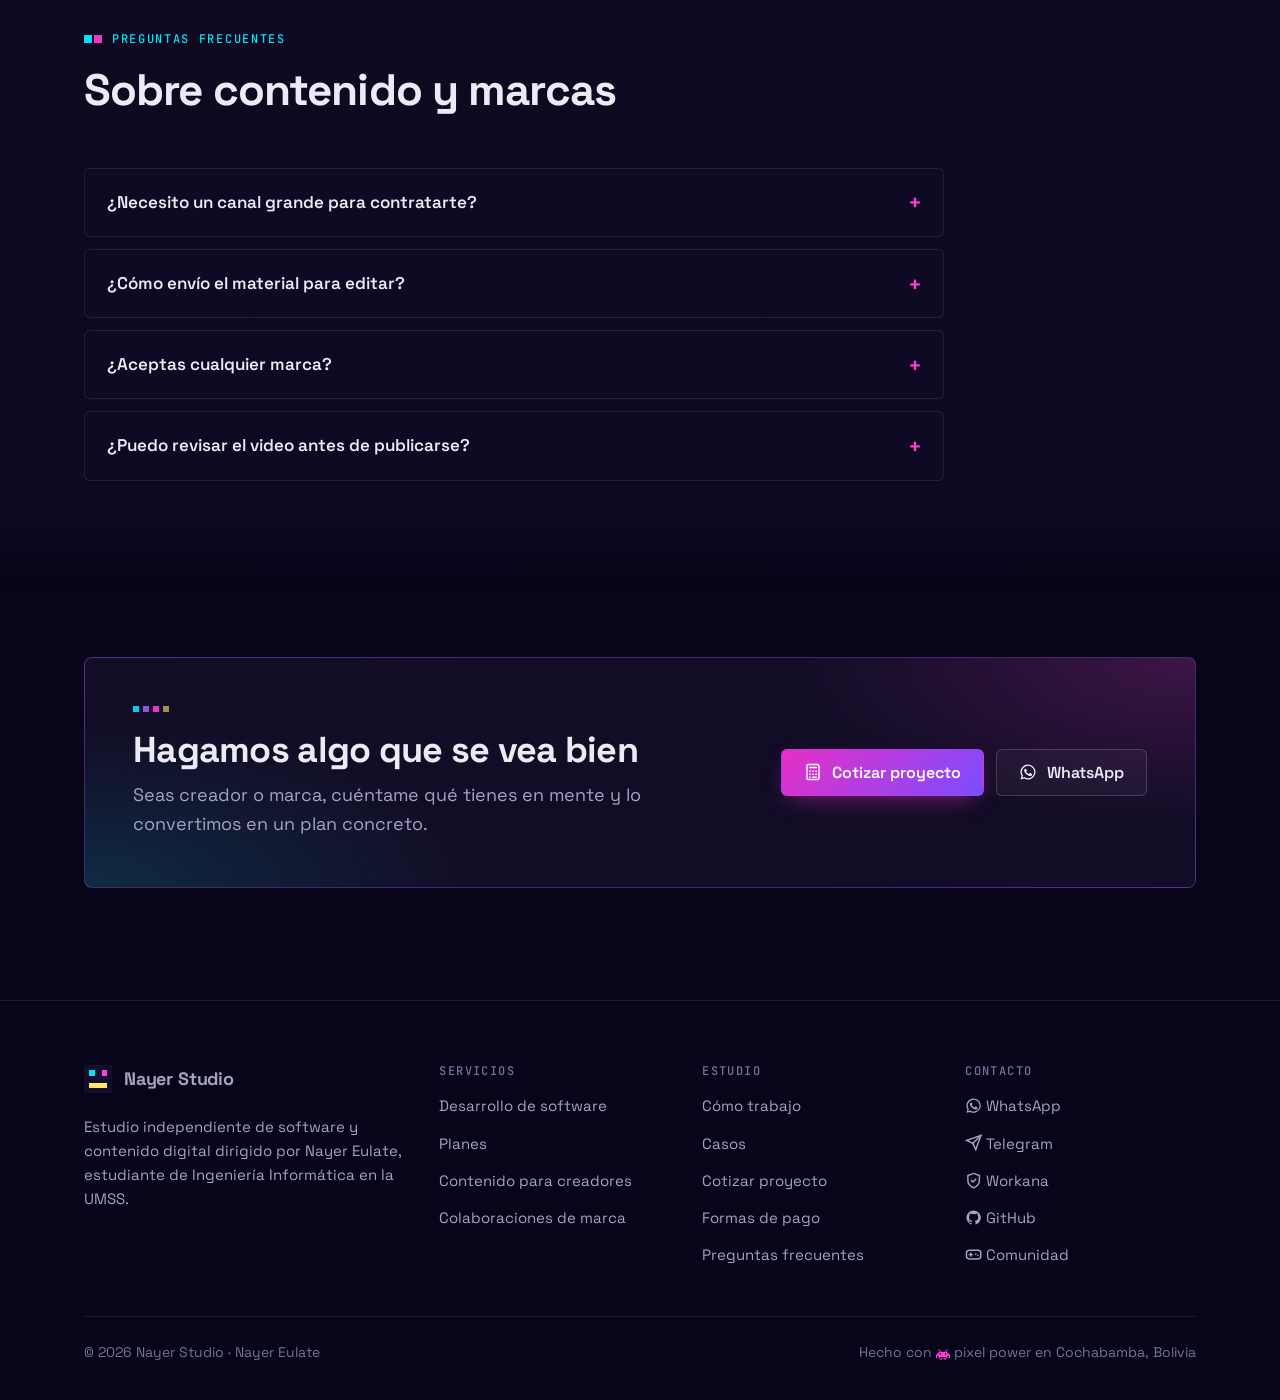
<file: studio/contenido.html>
<!DOCTYPE html>
<html lang="es" class="no-js" data-experience="studio" data-root="../">
<head>
<meta charset="UTF-8">
<meta name="viewport" content="width=device-width, initial-scale=1">
<title>Contenido digital y colaboraciones — Nayer Studio</title>
<meta name="description" content="Edición de video corto, configuración de streams, identidad visual retro, herramientas para creadores y colaboraciones de marca.">
<meta name="theme-color" content="#08051a">
<link rel="canonical" href="https://nayer.dev/studio/contenido.html">
<meta property="og:type" content="website">
<meta property="og:site_name" content="Nayer Studio">
<meta property="og:title" content="Contenido digital y colaboraciones — Nayer Studio">
<meta property="og:description" content="Edición de video corto, configuración de streams, identidad visual retro, herramientas para creadores y colaboraciones de marca.">
<meta property="og:url" content="https://nayer.dev/studio/contenido.html">
<meta property="og:image" content="https://nayer.dev/fotoPixel.jpg">
<meta name="twitter:card" content="summary">
<link rel="icon" href="data:image/svg+xml,%3Csvg%20xmlns%3D%22http%3A%2F%2Fwww.w3.org%2F2000%2Fsvg%22%20viewBox%3D%220%200%2016%2016%22%3E%3Crect%20width%3D%2216%22%20height%3D%2216%22%20fill%3D%22%230d0221%22%2F%3E%3Crect%20x%3D%223%22%20y%3D%223%22%20width%3D%223%22%20height%3D%223%22%20fill%3D%22%2300f0ff%22%2F%3E%3Crect%20x%3D%2210%22%20y%3D%223%22%20width%3D%223%22%20height%3D%223%22%20fill%3D%22%23ff2bd6%22%2F%3E%3Crect%20x%3D%223%22%20y%3D%2210%22%20width%3D%2210%22%20height%3D%223%22%20fill%3D%22%23ffe66d%22%2F%3E%3C%2Fsvg%3E">
<link rel="preconnect" href="https://fonts.googleapis.com">
<link rel="preconnect" href="https://fonts.gstatic.com" crossorigin>
<link href="https://fonts.googleapis.com/css2?family=Space+Grotesk:wght@400;500;600;700&amp;family=JetBrains+Mono:wght@400;500&amp;family=Press+Start+2P&amp;display=swap" rel="stylesheet">
<link rel="stylesheet" href="../css/ui.css">
<link rel="stylesheet" href="../css/pro.css">
</head>
<body class="pro">
<script src="../js/icons.js"></script>
<a class="p-skip" href="#main">Saltar al contenido</a>
<div class="p-bg" aria-hidden="true"></div>

<header class="p-header">
  <div class="p-container p-header__inner">
    <a class="p-logo" href="index.html" aria-label="Nayer Studio, inicio">
      <svg class="p-logo__mark" viewBox="0 0 16 16" aria-hidden="true" shape-rendering="crispEdges"><rect width="16" height="16" fill="#140d2b"/><rect x="3" y="3" width="3" height="3" fill="#00e5f4"/><rect x="10" y="3" width="3" height="3" fill="#ff3fd8"/><rect x="3" y="10" width="10" height="3" fill="#ffe66d"/></svg><span class="p-logo__name">Nayer Studio</span><span class="p-logo__tag">DEV&amp;CONTENT</span>
    </a>
    <nav class="p-nav" id="pNav" aria-label="Principal">
      <a href="index.html">Estudio</a>
      <a href="software.html">Software</a>
      <a href="contenido.html" aria-current="page">Contenido</a>
      <a href="index.html#proceso">Cómo trabajo</a>
      <a href="contacto.html">Contacto</a>
      <a href="../landing.html">Comunidad <svg class="i" aria-hidden="true"><use href="#i-external"/></svg></a>
      <a class="p-btn p-btn--primary p-nav__cta" href="cotizar.html"><svg class="i" aria-hidden="true"><use href="#i-calculator"/></svg> Cotizar proyecto</a>
    </nav>
    <div class="p-header__actions">
      <button class="cmdk-btn" type="button" data-cmdk aria-label="Abrir buscador del sitio"><svg class="i" aria-hidden="true"><use href="#i-search"/></svg><span class="cmdk-btn__label">Buscar</span><kbd data-mod-key>Ctrl</kbd><kbd>K</kbd></button>
      <a class="p-btn p-btn--primary p-btn--sm" href="cotizar.html">Cotizar proyecto</a>
      <button class="p-nav-toggle" id="pNavToggle" type="button" aria-label="Abrir menú" aria-expanded="false" aria-controls="pNav"><svg class="i" aria-hidden="true"><use href="#i-menu"/></svg></button>
    </div>
  </div>
</header>

<main id="main">

  <section class="p-hero p-hero--page">
    <div class="p-container">
      <nav class="p-breadcrumb" aria-label="Ruta"><a href="index.html">Nayer Studio</a><span>/</span><span>Contenido</span></nav>
      <div class="p-head" style="margin:22px 0 0;max-width:820px">
        <span class="p-eyebrow">Contenido digital</span>
        <h1>Contenido que se ve bien <span class="p-gradient">y funciona en pantalla.</span></h1>
        <p class="p-hero__lead">Edición, streams, identidad visual y herramientas para creadores, hechos por alguien que publica contenido cada semana. Y para marcas, colaboraciones con una comunidad tech, gamer y otaku.</p>
        <div class="p-hero__ctas" style="margin-bottom:0">
          <a class="p-btn p-btn--primary" href="cotizar.html?servicio=contenido"><svg class="i" aria-hidden="true"><use href="#i-calculator"/></svg> Cotizar contenido</a>
          <a class="p-btn p-btn--ghost" href="#marcas">Soy una marca <svg class="i" aria-hidden="true"><use href="#i-arrow-right"/></svg></a>
        </div>
      </div>
    </div>
  </section>

  <section class="p-section" id="creadores">
    <div class="p-container">
      <div class="p-head">
        <span class="p-eyebrow">Para creadores</span>
        <h2>Servicios de contenido</h2>
        <p>Lo que aprendí construyendo mi propio canal, aplicado al tuyo.</p>
      </div>
      <div class="p-grid p-grid--3">
        <article class="p-card p-corners a-pink p-reveal">
          <span class="p-ico"><svg class="i" aria-hidden="true"><use href="#i-scissors"/></svg></span>
          <h3>Edición de video corto</h3>
          <p>Clips verticales con ritmo, subtítulos y ganchos de retención.</p>
          <ul><li>Shorts, Reels y TikToks</li><li>Clips extraídos de tus streams</li><li>Subtítulos dinámicos</li></ul>
        </article>
        <article class="p-card p-corners a-purple p-reveal">
          <span class="p-ico"><svg class="i" aria-hidden="true"><use href="#i-mic"/></svg></span>
          <h3>Configuración de stream</h3>
          <p>Tu canal listo para transmitir sin pelear con la configuración.</p>
          <ul><li>Escenas y fuentes en OBS</li><li>Alertas, overlays y pantallas de espera</li><li>Audio y calidad de imagen</li></ul>
        </article>
        <article class="p-card p-corners a-yellow p-reveal">
          <span class="p-ico"><svg class="i" aria-hidden="true"><use href="#i-palette"/></svg></span>
          <h3>Identidad visual</h3>
          <p>Estética retro / pixel art aplicada a tu marca o canal.</p>
          <ul><li>Overlays y paneles de canal</li><li>Banners y miniaturas</li><li>Link-in-bio con tu estilo</li></ul>
        </article>
        <article class="p-card p-corners a-cyan p-reveal">
          <span class="p-ico"><svg class="i" aria-hidden="true"><use href="#i-wrench"/></svg></span>
          <h3>Herramientas para creadores</h3>
          <p>Software pensado para tu canal: donde se unen las dos áreas del estudio.</p>
          <ul><li>Bots de chat y comandos</li><li>Widgets y overlays interactivos</li><li>Automatización de clips y subidas</li></ul>
        </article>
        <article class="p-card p-corners a-green p-reveal">
          <span class="p-ico"><svg class="i" aria-hidden="true"><use href="#i-users"/></svg></span>
          <h3>Mentoría para empezar</h3>
          <p>Sesiones para quien quiere crear contenido y no sabe por dónde empezar.</p>
          <ul><li>Plataforma y formato adecuados</li><li>Equipo mínimo con lo que ya tienes</li><li>Un flujo de trabajo sostenible</li></ul>
        </article>
        <a class="p-card p-corners a-pink p-reveal" href="cotizar.html?servicio=contenido" style="justify-content:center;align-items:flex-start">
          <span class="p-ico"><svg class="i" aria-hidden="true"><use href="#i-calculator"/></svg></span>
          <h3>¿Necesitas una combinación?</h3>
          <p>Arma tu solicitud en el cotizador y te propongo un paquete a medida.</p>
          <span class="p-link">Cotizar contenido <svg class="i" aria-hidden="true"><use href="#i-arrow-right"/></svg></span>
        </a>
      </div>
    </div>
  </section>

  <section class="p-section p-section--alt" id="marcas">
    <div class="p-container">
      <div class="p-head p-head--center">
        <span class="p-eyebrow">Para marcas</span>
        <h2>Formatos de colaboración</h2>
        <p>Si tu producto encaja con una audiencia de tecnología, gaming o anime, lo mostramos de forma honesta y entretenida. Pide el media kit actualizado al escribirme.</p>
      </div>
      <div class="p-grid p-grid--3">
        <article class="p-card p-plan a-cyan p-reveal">
          
          <div class="p-plan__level"><span>Formato A</span><span class="p-hp" aria-hidden="true"><i></i><i class="off"></i><i class="off"></i></span></div>
          <h3>Mención</h3>
          <p>Tu marca integrada dentro de un video o stream.</p>
          <ul><li>Mención hablada en contenido regular</li><li>Enlace en descripción o chat</li><li>Ideal para dar a conocer un producto</li></ul>
          <a class="p-btn p-btn--ghost p-btn--block" href="cotizar.html?servicio=colab&amp;formato=mencion">Proponer colaboración</a>
        </article>
        <article class="p-card p-plan p-plan--featured a-pink p-reveal">
          <span class="p-plan__flag">Recomendado</span>
          <div class="p-plan__level"><span>Formato B</span><span class="p-hp" aria-hidden="true"><i></i><i></i><i class="off"></i></span></div>
          <h3>Review o demo</h3>
          <p>Un video dedicado a probar tu producto o app.</p>
          <ul><li>Prueba real con opinión honesta</li><li>Tutorial o demostración paso a paso</li><li>Clips cortos para redes incluidos</li></ul>
          <a class="p-btn p-btn--primary p-btn--block" href="cotizar.html?servicio=colab&amp;formato=review">Proponer colaboración</a>
        </article>
        <article class="p-card p-plan a-yellow p-reveal">
          
          <div class="p-plan__level"><span>Formato C</span><span class="p-hp" aria-hidden="true"><i></i><i></i><i></i></span></div>
          <h3>Stream patrocinado</h3>
          <p>Una transmisión con tu producto como protagonista.</p>
          <ul><li>Uso del producto en directo</li><li>Interacción con el chat en tiempo real</li><li>Overlay con tu marca durante el stream</li></ul>
          <a class="p-btn p-btn--ghost p-btn--block" href="cotizar.html?servicio=colab&amp;formato=stream">Proponer colaboración</a>
        </article>
      </div>
    </div>
  </section>

  <section class="p-section" id="plataformas">
    <div class="p-container">
      <div class="p-head">
        <span class="p-eyebrow">Plataformas</span>
        <h2>Dónde se publica el contenido</h2>
      </div>
      <div class="p-grid p-grid--3">
        <a class="p-card p-platform p-corners a-pink p-reveal" href="https://www.youtube.com/@nayerdev" target="_blank" rel="noopener">
          <span class="p-ico"><svg class="i" aria-hidden="true"><use href="#i-youtube"/></svg></span>
          <div><strong>YouTube</strong><span>Videos de proyectos, tutoriales y procesos</span></div>
          <span class="p-arrow"><svg class="i" aria-hidden="true"><use href="#i-external"/></svg></span>
        </a>
        <a class="p-card p-platform p-corners a-purple p-reveal" href="https://www.twitch.tv/nayer_eulate_m" target="_blank" rel="noopener">
          <span class="p-ico"><svg class="i" aria-hidden="true"><use href="#i-twitch"/></svg></span>
          <div><strong>Twitch</strong><span>Directos de código, gaming y charla</span></div>
          <span class="p-arrow"><svg class="i" aria-hidden="true"><use href="#i-external"/></svg></span>
        </a>
        <a class="p-card p-platform p-corners a-cyan p-reveal" href="https://www.tiktok.com/@nayer.dev" target="_blank" rel="noopener">
          <span class="p-ico"><svg class="i" aria-hidden="true"><use href="#i-tiktok"/></svg></span>
          <div><strong>TikTok</strong><span>Clips cortos, tips y momentos de stream</span></div>
          <span class="p-arrow"><svg class="i" aria-hidden="true"><use href="#i-external"/></svg></span>
        </a>
        <a class="p-card p-platform p-corners a-green p-reveal" href="https://github.com/nayereulate" target="_blank" rel="noopener">
          <span class="p-ico"><svg class="i" aria-hidden="true"><use href="#i-github"/></svg></span>
          <div><strong>GitHub</strong><span>El código detrás de lo que muestro</span></div>
          <span class="p-arrow"><svg class="i" aria-hidden="true"><use href="#i-external"/></svg></span>
        </a>
        <a class="p-card p-platform p-corners a-purple p-reveal" href="https://discord.gg/3p7HU2fUN" target="_blank" rel="noopener">
          <span class="p-ico"><svg class="i" aria-hidden="true"><use href="#i-discord"/></svg></span>
          <div><strong>Discord</strong><span>Comunidad: dudas, proyectos y avisos</span></div>
          <span class="p-arrow"><svg class="i" aria-hidden="true"><use href="#i-external"/></svg></span>
        </a>
        <a class="p-card p-platform p-corners a-yellow p-reveal" href="../landing.html#redes">
          <span class="p-ico"><svg class="i" aria-hidden="true"><use href="#i-link"/></svg></span>
          <div><strong>Todas mis redes</strong><span>Instagram y más en la página de comunidad</span></div>
          <span class="p-arrow"><svg class="i" aria-hidden="true"><use href="#i-arrow-right"/></svg></span>
        </a>
      </div>
    </div>
  </section>

  <section class="p-section p-section--alt" id="faq">
    <div class="p-container">
      <div class="p-head"><span class="p-eyebrow">Preguntas frecuentes</span><h2>Sobre contenido y marcas</h2></div>
      <div class="p-faq">
        <details>
          <summary>¿Necesito un canal grande para contratarte?</summary>
          <p>No. Muchas veces el mejor momento para ordenar tu stream o tu edición es al empezar, cuando todavía es fácil cambiar cosas.</p>
        </details>
        <details>
          <summary>¿Cómo envío el material para editar?</summary>
          <p>Por un enlace de Drive, Mega o similar. Antes de empezar acordamos formato, duración y estilo para que la primera versión ya se acerque a lo que quieres.</p>
        </details>
        <details>
          <summary>¿Aceptas cualquier marca?</summary>
          <p>Solo colaboraciones que tengan sentido para la comunidad (tecnología, gaming, anime, productividad). Si no encaja, te lo digo con honestidad.</p>
        </details>
        <details>
          <summary>¿Puedo revisar el video antes de publicarse?</summary>
          <p>Sí. En reviews y menciones compartimos una versión previa para verificar datos del producto. La opinión sigue siendo honesta.</p>
        </details>
      </div>
    </div>
  </section>

  <section class="p-section p-section--tight">
    <div class="p-container">
      <div class="p-cta p-reveal">
        <div>
          <div class="p-pixels" aria-hidden="true"><i></i><i></i><i></i><i></i></div>
          <h2>Hagamos algo que se vea bien</h2>
          <p>Seas creador o marca, cuéntame qué tienes en mente y lo convertimos en un plan concreto.</p>
        </div>
        <div class="p-cta__actions">
          <a class="p-btn p-btn--primary" href="cotizar.html?servicio=contenido"><svg class="i" aria-hidden="true"><use href="#i-calculator"/></svg> Cotizar proyecto</a>
          <a class="p-btn p-btn--ghost" data-wa="Hola Nayer, vengo de Nayer Studio y quiero consultar por un proyecto." href="https://wa.me/59168518643"><svg class="i" aria-hidden="true"><use href="#i-whatsapp"/></svg> WhatsApp</a>
        </div>
      </div>
    </div>
  </section>

</main>

<footer class="p-footer">
  <div class="p-container">
    <div class="p-footer__grid">
      <div class="p-footer__brand">
        <a class="p-logo" href="index.html"><svg class="p-logo__mark" viewBox="0 0 16 16" aria-hidden="true" shape-rendering="crispEdges"><rect width="16" height="16" fill="#140d2b"/><rect x="3" y="3" width="3" height="3" fill="#00e5f4"/><rect x="10" y="3" width="3" height="3" fill="#ff3fd8"/><rect x="3" y="10" width="10" height="3" fill="#ffe66d"/></svg><span class="p-logo__name">Nayer Studio</span></a>
        <p>Estudio independiente de software y contenido digital dirigido por Nayer Eulate, estudiante de Ingeniería Informática en la UMSS.</p>
      </div>
      <div>
        <h4>Servicios</h4>
        <ul>
          <li><a href="software.html">Desarrollo de software</a></li>
          <li><a href="software.html#planes">Planes</a></li>
          <li><a href="contenido.html">Contenido para creadores</a></li>
          <li><a href="contenido.html#marcas">Colaboraciones de marca</a></li>
        </ul>
      </div>
      <div>
        <h4>Estudio</h4>
        <ul>
          <li><a href="index.html#proceso">Cómo trabajo</a></li>
          <li><a href="software.html#casos">Casos</a></li>
          <li><a href="cotizar.html">Cotizar proyecto</a></li>
          <li><a href="contacto.html#pagos">Formas de pago</a></li>
          <li><a href="index.html#faq">Preguntas frecuentes</a></li>
        </ul>
      </div>
      <div>
        <h4>Contacto</h4>
        <ul>
          <li><a data-wa href="https://wa.me/59168518643"><svg class="i" aria-hidden="true"><use href="#i-whatsapp"/></svg> WhatsApp</a></li>
          <li><a data-tg href="https://t.me/+59168518643"><svg class="i" aria-hidden="true"><use href="#i-send"/></svg> Telegram</a></li>
          <li><a data-workana href="https://www.workana.com/freelancer/263f3e9a2ccebb62771bc710030bbb84"><svg class="i" aria-hidden="true"><use href="#i-shield"/></svg> Workana</a></li>
          <li><a href="https://github.com/nayereulate" target="_blank" rel="noopener"><svg class="i" aria-hidden="true"><use href="#i-github"/></svg> GitHub</a></li>
          <li><a href="../landing.html"><svg class="i" aria-hidden="true"><use href="#i-gamepad"/></svg> Comunidad</a></li>
        </ul>
      </div>
    </div>
    <div class="p-footer__bottom">
      <span>© <span data-year>2026</span> Nayer Studio · Nayer Eulate</span>
      <span>Hecho con <svg class="i" aria-hidden="true"><use href="#i-invader"/></svg> pixel power en Cochabamba, Bolivia</span>
    </div>
  </div>
</footer>

<script src="../js/studio/config.js"></script>
<script src="../js/studio/pro.js"></script>
<script src="../js/ui.js"></script>
</body>
</html>
</file>
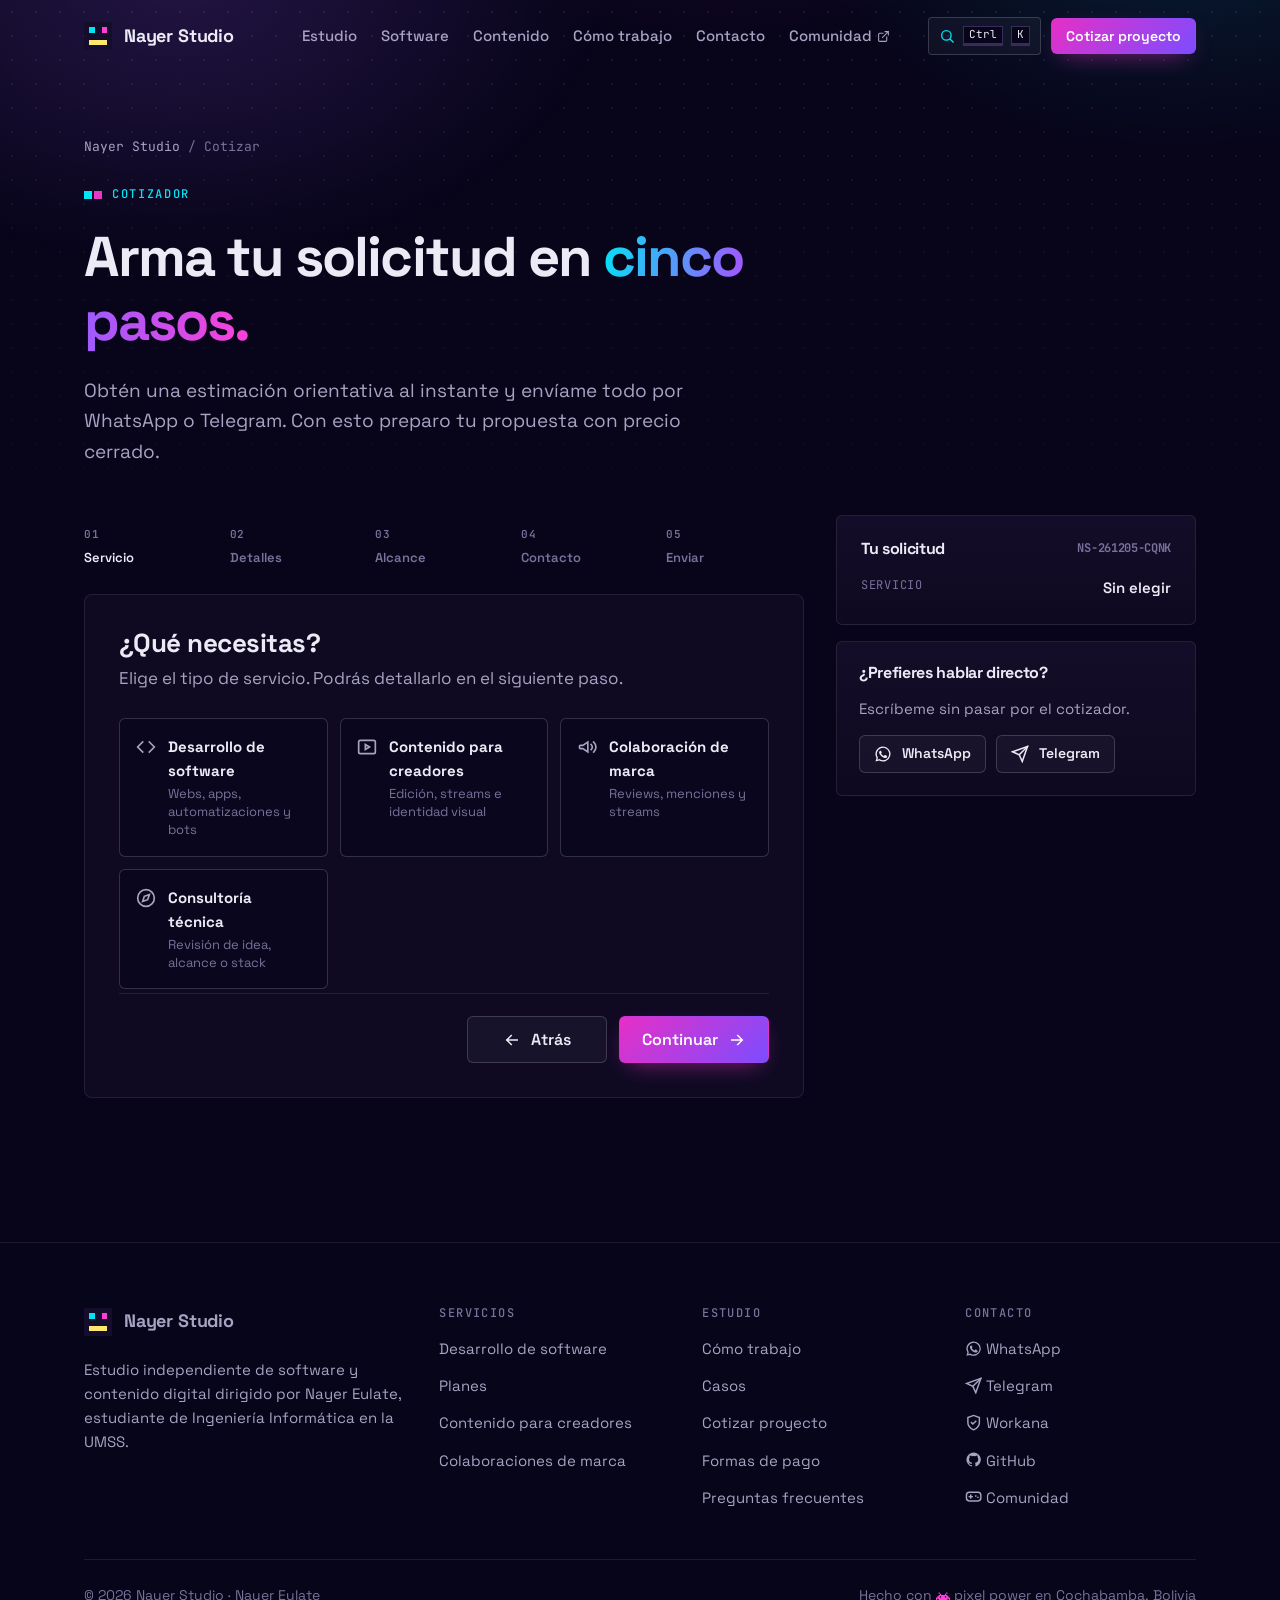
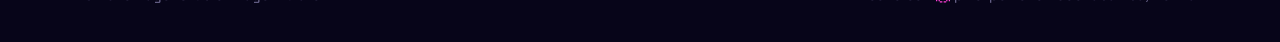
<file: studio/cotizar.html>
<!DOCTYPE html>
<html lang="es" class="no-js" data-experience="studio" data-root="../">
<head>
<meta charset="UTF-8">
<meta name="viewport" content="width=device-width, initial-scale=1">
<title>Cotizar proyecto — Nayer Studio</title>
<meta name="description" content="Arma tu solicitud en cinco pasos, obtén una estimación al instante y envíala por WhatsApp o Telegram.">
<meta name="theme-color" content="#08051a">
<link rel="canonical" href="https://nayer.dev/studio/cotizar.html">
<meta property="og:type" content="website">
<meta property="og:site_name" content="Nayer Studio">
<meta property="og:title" content="Cotizar proyecto — Nayer Studio">
<meta property="og:description" content="Arma tu solicitud en cinco pasos, obtén una estimación al instante y envíala por WhatsApp o Telegram.">
<meta property="og:url" content="https://nayer.dev/studio/cotizar.html">
<meta property="og:image" content="https://nayer.dev/fotoPixel.jpg">
<meta name="twitter:card" content="summary">
<link rel="icon" href="data:image/svg+xml,%3Csvg%20xmlns%3D%22http%3A%2F%2Fwww.w3.org%2F2000%2Fsvg%22%20viewBox%3D%220%200%2016%2016%22%3E%3Crect%20width%3D%2216%22%20height%3D%2216%22%20fill%3D%22%230d0221%22%2F%3E%3Crect%20x%3D%223%22%20y%3D%223%22%20width%3D%223%22%20height%3D%223%22%20fill%3D%22%2300f0ff%22%2F%3E%3Crect%20x%3D%2210%22%20y%3D%223%22%20width%3D%223%22%20height%3D%223%22%20fill%3D%22%23ff2bd6%22%2F%3E%3Crect%20x%3D%223%22%20y%3D%2210%22%20width%3D%2210%22%20height%3D%223%22%20fill%3D%22%23ffe66d%22%2F%3E%3C%2Fsvg%3E">
<link rel="preconnect" href="https://fonts.googleapis.com">
<link rel="preconnect" href="https://fonts.gstatic.com" crossorigin>
<link href="https://fonts.googleapis.com/css2?family=Space+Grotesk:wght@400;500;600;700&amp;family=JetBrains+Mono:wght@400;500&amp;family=Press+Start+2P&amp;display=swap" rel="stylesheet">
<link rel="stylesheet" href="../css/ui.css">
<link rel="stylesheet" href="../css/pro.css">
</head>
<body class="pro">
<script src="../js/icons.js"></script>
<a class="p-skip" href="#main">Saltar al contenido</a>
<div class="p-bg" aria-hidden="true"></div>

<header class="p-header">
  <div class="p-container p-header__inner">
    <a class="p-logo" href="index.html" aria-label="Nayer Studio, inicio">
      <svg class="p-logo__mark" viewBox="0 0 16 16" aria-hidden="true" shape-rendering="crispEdges"><rect width="16" height="16" fill="#140d2b"/><rect x="3" y="3" width="3" height="3" fill="#00e5f4"/><rect x="10" y="3" width="3" height="3" fill="#ff3fd8"/><rect x="3" y="10" width="10" height="3" fill="#ffe66d"/></svg><span class="p-logo__name">Nayer Studio</span><span class="p-logo__tag">DEV&amp;CONTENT</span>
    </a>
    <nav class="p-nav" id="pNav" aria-label="Principal">
      <a href="index.html">Estudio</a>
      <a href="software.html">Software</a>
      <a href="contenido.html">Contenido</a>
      <a href="index.html#proceso">Cómo trabajo</a>
      <a href="contacto.html">Contacto</a>
      <a href="../landing.html">Comunidad <svg class="i" aria-hidden="true"><use href="#i-external"/></svg></a>
      <a class="p-btn p-btn--primary p-nav__cta" href="cotizar.html"><svg class="i" aria-hidden="true"><use href="#i-calculator"/></svg> Cotizar proyecto</a>
    </nav>
    <div class="p-header__actions">
      <button class="cmdk-btn" type="button" data-cmdk aria-label="Abrir buscador del sitio"><svg class="i" aria-hidden="true"><use href="#i-search"/></svg><span class="cmdk-btn__label">Buscar</span><kbd data-mod-key>Ctrl</kbd><kbd>K</kbd></button>
      <a class="p-btn p-btn--primary p-btn--sm" href="cotizar.html">Cotizar proyecto</a>
      <button class="p-nav-toggle" id="pNavToggle" type="button" aria-label="Abrir menú" aria-expanded="false" aria-controls="pNav"><svg class="i" aria-hidden="true"><use href="#i-menu"/></svg></button>
    </div>
  </div>
</header>

<main id="main">

  <section class="p-hero p-hero--page" style="padding-bottom:24px">
    <div class="p-container">
      <nav class="p-breadcrumb" aria-label="Ruta"><a href="index.html">Nayer Studio</a><span>/</span><span>Cotizar</span></nav>
      <div class="p-head" style="margin:22px 0 0;max-width:780px">
        <span class="p-eyebrow">Cotizador</span>
        <h1>Arma tu solicitud en <span class="p-gradient">cinco pasos.</span></h1>
        <p class="p-hero__lead" style="margin-bottom:0">Obtén una estimación orientativa al instante y envíame todo por WhatsApp o Telegram. Con esto preparo tu propuesta con precio cerrado.</p>
      </div>
    </div>
  </section>

  <section class="p-section" style="padding-top:24px">
    <div class="p-container q-layout">
      <div>
        <ol class="q-stepper" id="qStepper" aria-label="Pasos del cotizador">
          <li><button type="button" data-goto="0"><span>01</span>Servicio</button></li>
          <li><button type="button" data-goto="1"><span>02</span>Detalles</button></li>
          <li><button type="button" data-goto="2"><span>03</span>Alcance</button></li>
          <li><button type="button" data-goto="3"><span>04</span>Contacto</button></li>
          <li><button type="button" data-goto="4"><span>05</span>Enviar</button></li>
        </ol>

        <form class="q-panel" id="quoteForm" novalidate>
          <!-- 1 · Servicio -->
          <fieldset class="q-step is-active" data-step="0" style="border:0;margin:0;padding:0">
            <div class="q-step__head"><h2>¿Qué necesitas?</h2><p>Elige el tipo de servicio. Podrás detallarlo en el siguiente paso.</p></div>
            <div class="p-options">
              <label class="p-option"><input type="radio" name="servicio" value="software"><span class="p-option__box"><svg class="i" aria-hidden="true"><use href="#i-code"/></svg><span><strong>Desarrollo de software</strong><small>Webs, apps, automatizaciones y bots</small></span></span></label>
              <label class="p-option"><input type="radio" name="servicio" value="contenido"><span class="p-option__box"><svg class="i" aria-hidden="true"><use href="#i-video"/></svg><span><strong>Contenido para creadores</strong><small>Edición, streams e identidad visual</small></span></span></label>
              <label class="p-option"><input type="radio" name="servicio" value="colab"><span class="p-option__box"><svg class="i" aria-hidden="true"><use href="#i-megaphone"/></svg><span><strong>Colaboración de marca</strong><small>Reviews, menciones y streams</small></span></span></label>
              <label class="p-option"><input type="radio" name="servicio" value="consultoria"><span class="p-option__box"><svg class="i" aria-hidden="true"><use href="#i-compass"/></svg><span><strong>Consultoría técnica</strong><small>Revisión de idea, alcance o stack</small></span></span></label>
            </div>
            <span class="p-error" data-error="servicio" aria-live="polite"></span>
          </fieldset>

          <!-- 2 · Detalles -->
          <div class="q-step" data-step="1">
            <div class="q-step__head"><h2>Detalles del proyecto</h2><p>Con esto puedo dimensionar el trabajo.</p></div>

            <div class="q-group" data-for="software" hidden>
              <fieldset class="p-field">
                <legend>Tipo de software</legend>
                <div class="p-options p-options--sm">
                  <label class="p-option"><input type="radio" name="sw_tipo" value="web" checked><span class="p-option__box"><svg class="i" aria-hidden="true"><use href="#i-globe"/></svg><span><strong>Web</strong></span></span></label>
                  <label class="p-option"><input type="radio" name="sw_tipo" value="desktop"><span class="p-option__box"><svg class="i" aria-hidden="true"><use href="#i-monitor"/></svg><span><strong>App de escritorio</strong></span></span></label>
                  <label class="p-option"><input type="radio" name="sw_tipo" value="android"><span class="p-option__box"><svg class="i" aria-hidden="true"><use href="#i-phone"/></svg><span><strong>App Android</strong></span></span></label>
                  <label class="p-option"><input type="radio" name="sw_tipo" value="script"><span class="p-option__box"><svg class="i" aria-hidden="true"><use href="#i-flow"/></svg><span><strong>Automatización</strong></span></span></label>
                  <label class="p-option"><input type="radio" name="sw_tipo" value="bot"><span class="p-option__box"><svg class="i" aria-hidden="true"><use href="#i-bot"/></svg><span><strong>Bot / integración</strong></span></span></label>
                </div>
              </fieldset>
              <div class="p-field">
                <label for="sw_pantallas">Pantallas o secciones: <output id="swPantallasOut" for="sw_pantallas">3</output></label>
                <input class="p-range" type="range" id="sw_pantallas" name="sw_pantallas" min="1" max="12" value="3">
              </div>
              <fieldset class="p-field">
                <legend>Funciones extra <span class="p-hint">(opcional)</span></legend>
                <div class="p-options p-options--sm">
                  <label class="p-option"><input type="checkbox" name="sw_extra" value="login"><span class="p-option__box"><svg class="i" aria-hidden="true"><use href="#i-key"/></svg><span><strong>Usuarios / login</strong></span></span></label>
                  <label class="p-option"><input type="checkbox" name="sw_extra" value="db"><span class="p-option__box"><svg class="i" aria-hidden="true"><use href="#i-layers"/></svg><span><strong>Base de datos</strong></span></span></label>
                  <label class="p-option"><input type="checkbox" name="sw_extra" value="api"><span class="p-option__box"><svg class="i" aria-hidden="true"><use href="#i-link"/></svg><span><strong>Integración con APIs</strong></span></span></label>
                  <label class="p-option"><input type="checkbox" name="sw_extra" value="admin"><span class="p-option__box"><svg class="i" aria-hidden="true"><use href="#i-sliders"/></svg><span><strong>Panel de administración</strong></span></span></label>
                  <label class="p-option"><input type="checkbox" name="sw_extra" value="multi"><span class="p-option__box"><svg class="i" aria-hidden="true"><use href="#i-monitor"/></svg><span><strong>Varias plataformas</strong></span></span></label>
                  <label class="p-option"><input type="checkbox" name="sw_extra" value="design"><span class="p-option__box"><svg class="i" aria-hidden="true"><use href="#i-palette"/></svg><span><strong>Diseño visual a medida</strong></span></span></label>
                </div>
              </fieldset>
              <fieldset class="p-field">
                <legend>Punto de partida</legend>
                <div class="p-options p-options--sm">
                  <label class="p-option"><input type="radio" name="sw_base" value="cero" checked><span class="p-option__box"><svg class="i" aria-hidden="true"><use href="#i-sparkles"/></svg><span><strong>Desde cero</strong></span></span></label>
                  <label class="p-option"><input type="radio" name="sw_base" value="existente"><span class="p-option__box"><svg class="i" aria-hidden="true"><use href="#i-folder"/></svg><span><strong>Ya hay algo hecho</strong></span></span></label>
                </div>
              </fieldset>
            </div>

            <div class="q-group" data-for="contenido" hidden>
              <fieldset class="p-field">
                <legend>Servicios <span class="p-req">*</span></legend>
                <div class="p-options p-options--sm">
                  <label class="p-option"><input type="checkbox" name="ct_servicio" value="edicion"><span class="p-option__box"><svg class="i" aria-hidden="true"><use href="#i-scissors"/></svg><span><strong>Edición de video</strong></span></span></label>
                  <label class="p-option"><input type="checkbox" name="ct_servicio" value="stream"><span class="p-option__box"><svg class="i" aria-hidden="true"><use href="#i-mic"/></svg><span><strong>Setup de stream</strong></span></span></label>
                  <label class="p-option"><input type="checkbox" name="ct_servicio" value="identidad"><span class="p-option__box"><svg class="i" aria-hidden="true"><use href="#i-palette"/></svg><span><strong>Identidad visual</strong></span></span></label>
                  <label class="p-option"><input type="checkbox" name="ct_servicio" value="herramientas"><span class="p-option__box"><svg class="i" aria-hidden="true"><use href="#i-wrench"/></svg><span><strong>Herramientas / bots</strong></span></span></label>
                  <label class="p-option"><input type="checkbox" name="ct_servicio" value="mentoria"><span class="p-option__box"><svg class="i" aria-hidden="true"><use href="#i-users"/></svg><span><strong>Mentoría</strong></span></span></label>
                </div>
                <span class="p-error" data-error="ct_servicio" aria-live="polite"></span>
              </fieldset>
              <div class="p-field">
                <label for="ct_frecuencia">Frecuencia</label>
                <select class="p-select" id="ct_frecuencia" name="ct_frecuencia">
                  <option value="Trabajo puntual">Trabajo puntual</option>
                  <option value="Mensual recurrente">Mensual recurrente</option>
                  <option value="Por definir">Por definir</option>
                </select>
              </div>
              <fieldset class="p-field">
                <legend>Plataformas <span class="p-hint">(opcional)</span></legend>
                <div class="p-options p-options--sm">
                  <label class="p-option"><input type="checkbox" name="ct_plataforma" value="YouTube"><span class="p-option__box"><svg class="i" aria-hidden="true"><use href="#i-youtube"/></svg><span><strong>YouTube</strong></span></span></label>
                  <label class="p-option"><input type="checkbox" name="ct_plataforma" value="Twitch"><span class="p-option__box"><svg class="i" aria-hidden="true"><use href="#i-twitch"/></svg><span><strong>Twitch</strong></span></span></label>
                  <label class="p-option"><input type="checkbox" name="ct_plataforma" value="TikTok"><span class="p-option__box"><svg class="i" aria-hidden="true"><use href="#i-tiktok"/></svg><span><strong>TikTok</strong></span></span></label>
                  <label class="p-option"><input type="checkbox" name="ct_plataforma" value="Instagram"><span class="p-option__box"><svg class="i" aria-hidden="true"><use href="#i-video"/></svg><span><strong>Instagram</strong></span></span></label>
                </div>
              </fieldset>
            </div>

            <div class="q-group" data-for="colab" hidden>
              <fieldset class="p-field">
                <legend>Formato</legend>
                <div class="p-options p-options--sm">
                  <label class="p-option"><input type="radio" name="cb_formato" value="mencion" checked><span class="p-option__box"><svg class="i" aria-hidden="true"><use href="#i-megaphone"/></svg><span><strong>Mención</strong><small>Integrada en contenido</small></span></span></label>
                  <label class="p-option"><input type="radio" name="cb_formato" value="review"><span class="p-option__box"><svg class="i" aria-hidden="true"><use href="#i-eye"/></svg><span><strong>Review / demo</strong><small>Video dedicado</small></span></span></label>
                  <label class="p-option"><input type="radio" name="cb_formato" value="stream"><span class="p-option__box"><svg class="i" aria-hidden="true"><use href="#i-broadcast"/></svg><span><strong>Stream patrocinado</strong><small>Transmisión en vivo</small></span></span></label>
                </div>
              </fieldset>
              <div class="p-field">
                <label for="cb_producto">Producto o marca <span class="p-req">*</span></label>
                <input class="p-input" type="text" id="cb_producto" name="cb_producto" maxlength="160" placeholder="Nombre y enlace del producto">
                <span class="p-error" data-error="cb_producto" aria-live="polite"></span>
              </div>
              <fieldset class="p-field">
                <legend>Plataformas de interés <span class="p-hint">(opcional)</span></legend>
                <div class="p-options p-options--sm">
                  <label class="p-option"><input type="checkbox" name="cb_plataforma" value="YouTube"><span class="p-option__box"><svg class="i" aria-hidden="true"><use href="#i-youtube"/></svg><span><strong>YouTube</strong></span></span></label>
                  <label class="p-option"><input type="checkbox" name="cb_plataforma" value="Twitch"><span class="p-option__box"><svg class="i" aria-hidden="true"><use href="#i-twitch"/></svg><span><strong>Twitch</strong></span></span></label>
                  <label class="p-option"><input type="checkbox" name="cb_plataforma" value="TikTok"><span class="p-option__box"><svg class="i" aria-hidden="true"><use href="#i-tiktok"/></svg><span><strong>TikTok</strong></span></span></label>
                </div>
              </fieldset>
            </div>

            <div class="q-group" data-for="consultoria" hidden>
              <fieldset class="p-field">
                <legend>Tema principal</legend>
                <div class="p-options p-options--sm">
                  <label class="p-option"><input type="radio" name="cs_tema" value="idea" checked><span class="p-option__box"><svg class="i" aria-hidden="true"><use href="#i-sparkles"/></svg><span><strong>Validar idea y alcance</strong></span></span></label>
                  <label class="p-option"><input type="radio" name="cs_tema" value="stack"><span class="p-option__box"><svg class="i" aria-hidden="true"><use href="#i-layers"/></svg><span><strong>Elegir stack</strong></span></span></label>
                  <label class="p-option"><input type="radio" name="cs_tema" value="codigo"><span class="p-option__box"><svg class="i" aria-hidden="true"><use href="#i-code"/></svg><span><strong>Revisar código existente</strong></span></span></label>
                  <label class="p-option"><input type="radio" name="cs_tema" value="mvp"><span class="p-option__box"><svg class="i" aria-hidden="true"><use href="#i-map"/></svg><span><strong>Plan de MVP por etapas</strong></span></span></label>
                </div>
              </fieldset>
              <div class="p-field">
                <label for="cs_sesiones">Formato</label>
                <select class="p-select" id="cs_sesiones" name="cs_sesiones">
                  <option value="Una sesión">Una sesión</option>
                  <option value="2 a 3 sesiones">2 a 3 sesiones</option>
                  <option value="Acompañamiento continuo">Acompañamiento continuo</option>
                </select>
              </div>
            </div>
          </div>

          <!-- 3 · Alcance -->
          <div class="q-step" data-step="2">
            <div class="q-step__head"><h2>Alcance y tiempos</h2><p>Mientras más contexto me des, más precisa será la propuesta.</p></div>
            <div class="p-field">
              <label for="q_desc">Describe tu proyecto <span class="p-req">*</span></label>
              <span class="p-hint" id="qDescHint">¿Qué problema resuelve? ¿Para quién es? ¿Qué tienes hecho ya?</span>
              <textarea class="p-textarea" id="q_desc" name="q_desc" maxlength="1500" aria-describedby="qDescHint qDescCount"></textarea>
              <div style="display:flex;justify-content:space-between;gap:12px"><span class="p-error" data-error="q_desc" aria-live="polite"></span><span class="p-count" id="qDescCount" style="margin-left:auto">0 / 1500</span></div>
            </div>
            <div class="p-field">
              <label for="q_ref">Referencias o enlaces <span class="p-hint">(opcional)</span></label>
              <input class="p-input" type="text" id="q_ref" name="q_ref" maxlength="300" placeholder="Una web que te guste, tu canal, un repositorio...">
            </div>
            <div class="p-field-row">
              <div class="p-field">
                <label for="q_plazo">Plazo deseado</label>
                <select class="p-select" id="q_plazo" name="q_plazo">
                  <option value="Sin fecha definida">Sin fecha definida</option>
                  <option value="En 1 a 3 meses">En 1 a 3 meses</option>
                  <option value="Este mes">Este mes</option>
                  <option value="Urgente (menos de 2 semanas)">Urgente (menos de 2 semanas)</option>
                </select>
              </div>
              <div class="p-field">
                <label for="q_presupuesto">Presupuesto aproximado</label>
                <select class="p-select" id="q_presupuesto" name="q_presupuesto"></select>
              </div>
            </div>
          </div>

          <!-- 4 · Contacto -->
          <div class="q-step" data-step="3">
            <div class="q-step__head"><h2>Tus datos</h2><p>Para saber a quién responder y por dónde.</p></div>
            <div class="p-field-row">
              <div class="p-field">
                <label for="q_nombre">Nombre <span class="p-req">*</span></label>
                <input class="p-input" type="text" id="q_nombre" name="q_nombre" autocomplete="name" maxlength="80">
                <span class="p-error" data-error="q_nombre" aria-live="polite"></span>
              </div>
              <div class="p-field">
                <label for="q_empresa">Empresa, marca o canal <span class="p-hint">(opcional)</span></label>
                <input class="p-input" type="text" id="q_empresa" name="q_empresa" autocomplete="organization" maxlength="100">
              </div>
            </div>
            <div class="p-field">
              <label for="q_email">Correo <span class="p-hint">(opcional, por si prefieres recibir la propuesta por email)</span></label>
              <input class="p-input" type="email" id="q_email" name="q_email" autocomplete="email" maxlength="120" placeholder="tu@correo.com">
              <span class="p-error" data-error="q_email" aria-live="polite"></span>
            </div>
            <fieldset class="p-field">
              <legend>Forma de pago preferida</legend>
              <div class="p-options p-options--sm">
                <label class="p-option"><input type="radio" name="q_pago" value="local"><span class="p-option__box"><svg class="i" aria-hidden="true"><use href="#i-tag"/></svg><span><strong>Transferencia o QR</strong><small>Clientes en Bolivia</small></span></span></label>
                <label class="p-option"><input type="radio" name="q_pago" value="workana"><span class="p-option__box"><svg class="i" aria-hidden="true"><use href="#i-shield"/></svg><span><strong>Vía Workana</strong><small>Pago protegido, ideal desde otro país</small></span></span></label>
                <label class="p-option"><input type="radio" name="q_pago" value="later" checked><span class="p-option__box"><svg class="i" aria-hidden="true"><use href="#i-chat"/></svg><span><strong>Lo definimos luego</strong><small>Lo vemos en la propuesta</small></span></span></label>
              </div>
            </fieldset>
            <fieldset class="p-field">
              <legend>¿Por dónde prefieres conversar?</legend>
              <div class="p-options p-options--sm">
                <label class="p-option"><input type="radio" name="q_canal" value="WhatsApp" checked><span class="p-option__box"><svg class="i" aria-hidden="true"><use href="#i-whatsapp"/></svg><span><strong>WhatsApp</strong></span></span></label>
                <label class="p-option"><input type="radio" name="q_canal" value="Telegram"><span class="p-option__box"><svg class="i" aria-hidden="true"><use href="#i-send"/></svg><span><strong>Telegram</strong></span></span></label>
              </div>
            </fieldset>
          </div>

          <!-- 5 · Enviar -->
          <div class="q-step" data-step="4">
            <div class="q-step__head"><h2>Revisa y envía</h2><p>Este es el mensaje que me llegará. Puedes volver a cualquier paso para editarlo.</p></div>
            <pre class="q-preview" id="qPreview"></pre>
            <div class="q-send">
              <button type="button" class="p-btn p-btn--wa" id="qSendWa"><svg class="i" aria-hidden="true"><use href="#i-whatsapp"/></svg> Enviar por WhatsApp</button>
              <button type="button" class="p-btn p-btn--tg" id="qSendTg"><svg class="i" aria-hidden="true"><use href="#i-send"/></svg> Enviar por Telegram</button>
            </div>
            <div class="q-tools">
              <button type="button" class="p-btn p-btn--ghost p-btn--sm" id="qCopy"><svg class="i" aria-hidden="true"><use href="#i-copy"/></svg> Copiar mensaje</button>
              <button type="button" class="p-btn p-btn--ghost p-btn--sm" id="qDownload"><svg class="i" aria-hidden="true"><use href="#i-download"/></svg> Descargar resumen</button>
              <button type="button" class="p-btn p-btn--ghost p-btn--sm" id="qReset"><svg class="i" aria-hidden="true"><use href="#i-x"/></svg> Empezar de nuevo</button>
            </div>
            <p class="p-hint" style="display:flex;gap:8px;align-items:flex-start"><svg class="i" aria-hidden="true"><use href="#i-shield"/></svg> Nada se envía a un servidor: el mensaje se abre en tu app de chat y tú decides enviarlo. El borrador se guarda solo en este navegador.</p>
          </div>

          <div class="q-nav" id="qNav">
            <button type="button" class="p-btn p-btn--ghost" id="qPrev"><svg class="i" aria-hidden="true"><use href="#i-arrow-left"/></svg> Atrás</button>
            <button type="button" class="p-btn p-btn--primary" id="qNext">Continuar <svg class="i" aria-hidden="true"><use href="#i-arrow-right"/></svg></button>
          </div>
        </form>
      </div>

      <aside class="q-aside" aria-label="Resumen de la solicitud">
        <div class="p-card q-summary">
          <h3>Tu solicitud <span class="q-ref" id="qRef"></span></h3>
          <dl id="qSummary"></dl>
        </div>
        <div class="q-estimate" id="qEstimate" hidden aria-live="polite">
          <span class="p-plan__level"><span>Estimación</span><span class="p-hp" id="qHp" aria-hidden="true"></span></span>
          <strong id="qEstPlan">Plan Esencial</strong>
          <div class="p-bar"><span id="qEstBar"></span></div>
          <div class="p-kv"><dt>Plazo estimado</dt><dd id="qEstTime">—</dd></div>
          <div class="p-kv"><dt>Lo que más pesa</dt><dd id="qEstWeight">—</dd></div>
          <small>Orientativo. El precio y la fecha final van en la propuesta, después de revisar los detalles contigo.</small>
        </div>
        <div class="p-card" style="padding:22px">
          <h3 style="font-size:16px">¿Prefieres hablar directo?</h3>
          <p style="font-size:15px">Escríbeme sin pasar por el cotizador.</p>
          <div style="display:flex;gap:10px;flex-wrap:wrap">
            <a class="p-btn p-btn--ghost p-btn--sm" data-wa="Hola Nayer, quiero consultar por un proyecto." href="https://wa.me/59168518643"><svg class="i" aria-hidden="true"><use href="#i-whatsapp"/></svg> WhatsApp</a>
            <a class="p-btn p-btn--ghost p-btn--sm" data-tg href="https://t.me/+59168518643"><svg class="i" aria-hidden="true"><use href="#i-send"/></svg> Telegram</a>
          </div>
        </div>
      </aside>
    </div>
  </section>

</main>

<footer class="p-footer">
  <div class="p-container">
    <div class="p-footer__grid">
      <div class="p-footer__brand">
        <a class="p-logo" href="index.html"><svg class="p-logo__mark" viewBox="0 0 16 16" aria-hidden="true" shape-rendering="crispEdges"><rect width="16" height="16" fill="#140d2b"/><rect x="3" y="3" width="3" height="3" fill="#00e5f4"/><rect x="10" y="3" width="3" height="3" fill="#ff3fd8"/><rect x="3" y="10" width="10" height="3" fill="#ffe66d"/></svg><span class="p-logo__name">Nayer Studio</span></a>
        <p>Estudio independiente de software y contenido digital dirigido por Nayer Eulate, estudiante de Ingeniería Informática en la UMSS.</p>
      </div>
      <div>
        <h4>Servicios</h4>
        <ul>
          <li><a href="software.html">Desarrollo de software</a></li>
          <li><a href="software.html#planes">Planes</a></li>
          <li><a href="contenido.html">Contenido para creadores</a></li>
          <li><a href="contenido.html#marcas">Colaboraciones de marca</a></li>
        </ul>
      </div>
      <div>
        <h4>Estudio</h4>
        <ul>
          <li><a href="index.html#proceso">Cómo trabajo</a></li>
          <li><a href="software.html#casos">Casos</a></li>
          <li><a href="cotizar.html">Cotizar proyecto</a></li>
          <li><a href="contacto.html#pagos">Formas de pago</a></li>
          <li><a href="index.html#faq">Preguntas frecuentes</a></li>
        </ul>
      </div>
      <div>
        <h4>Contacto</h4>
        <ul>
          <li><a data-wa href="https://wa.me/59168518643"><svg class="i" aria-hidden="true"><use href="#i-whatsapp"/></svg> WhatsApp</a></li>
          <li><a data-tg href="https://t.me/+59168518643"><svg class="i" aria-hidden="true"><use href="#i-send"/></svg> Telegram</a></li>
          <li><a data-workana href="https://www.workana.com/freelancer/263f3e9a2ccebb62771bc710030bbb84"><svg class="i" aria-hidden="true"><use href="#i-shield"/></svg> Workana</a></li>
          <li><a href="https://github.com/nayereulate" target="_blank" rel="noopener"><svg class="i" aria-hidden="true"><use href="#i-github"/></svg> GitHub</a></li>
          <li><a href="../landing.html"><svg class="i" aria-hidden="true"><use href="#i-gamepad"/></svg> Comunidad</a></li>
        </ul>
      </div>
    </div>
    <div class="p-footer__bottom">
      <span>© <span data-year>2026</span> Nayer Studio · Nayer Eulate</span>
      <span>Hecho con <svg class="i" aria-hidden="true"><use href="#i-invader"/></svg> pixel power en Cochabamba, Bolivia</span>
    </div>
  </div>
</footer>

<script src="../js/studio/config.js"></script>
<script src="../js/studio/pro.js"></script>
<script src="../js/ui.js"></script>
<script src="../js/studio/quote.js"></script>
</body>
</html>
</file>
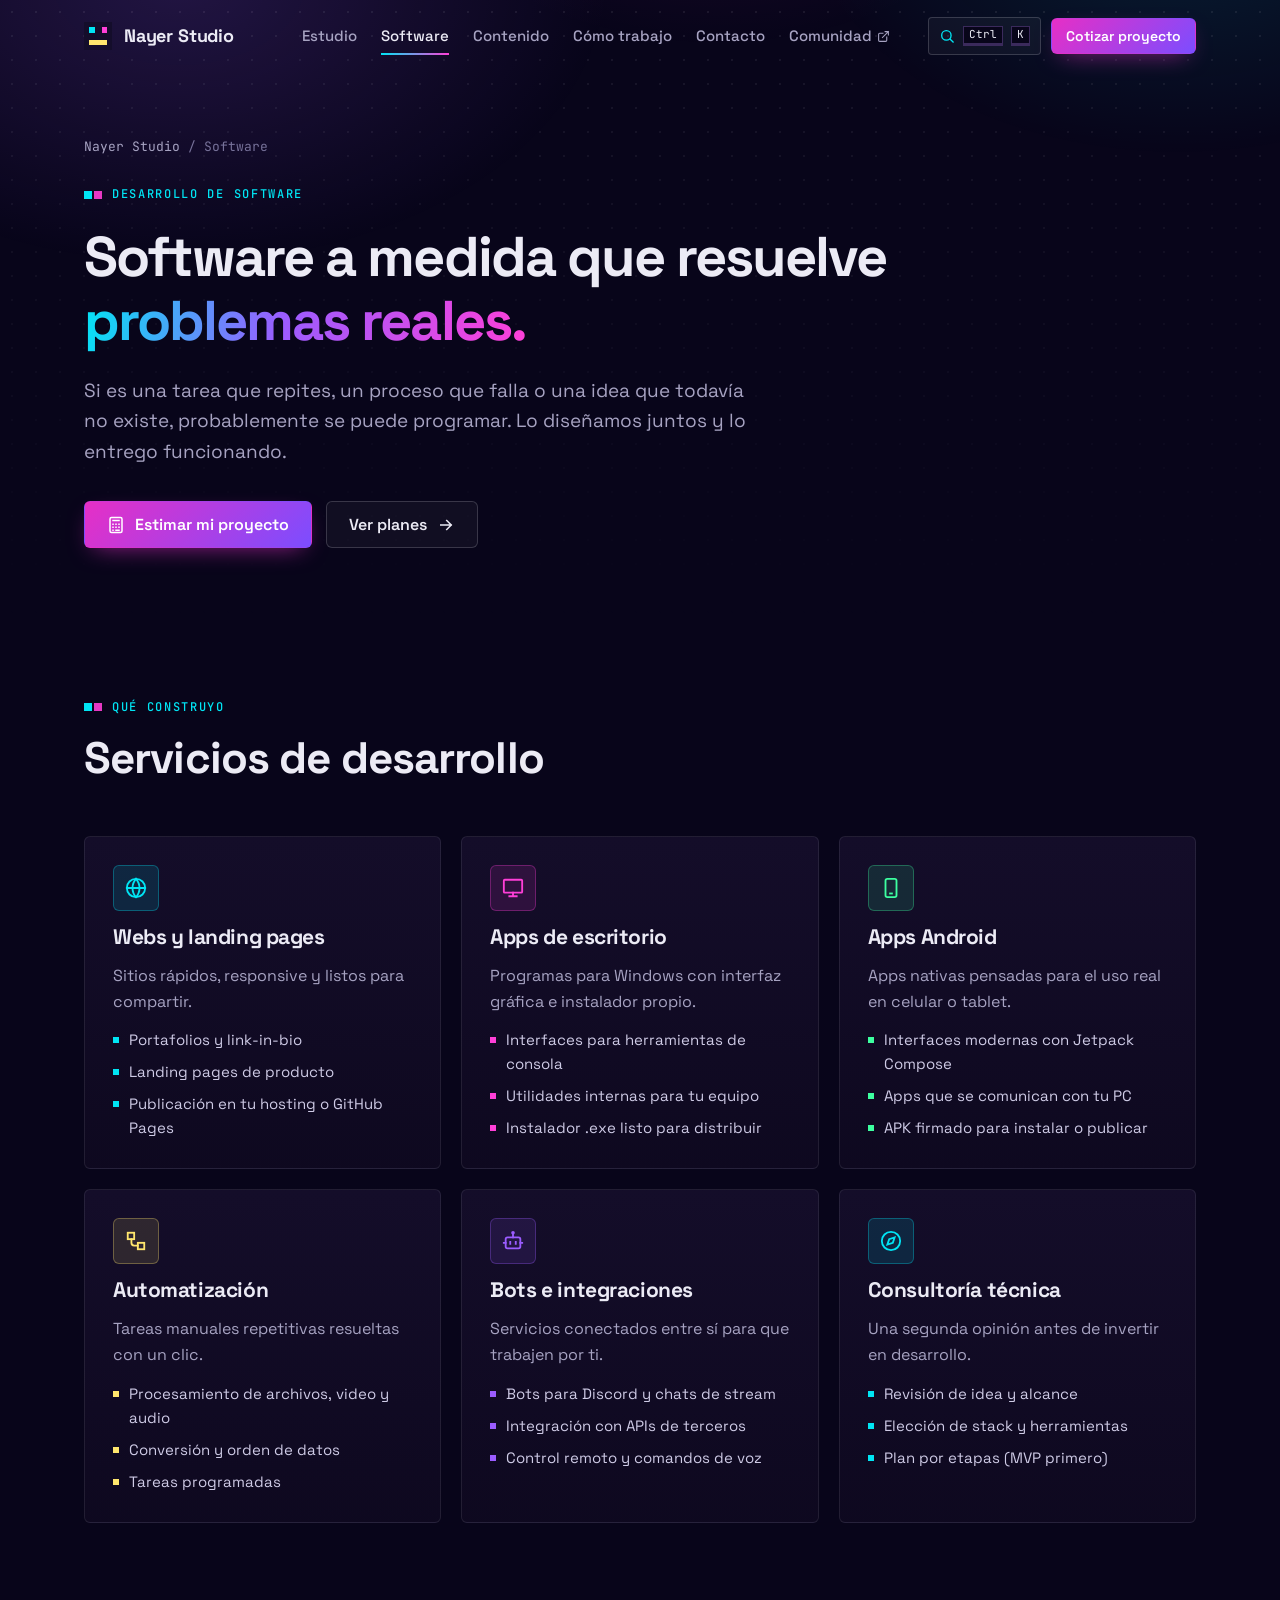
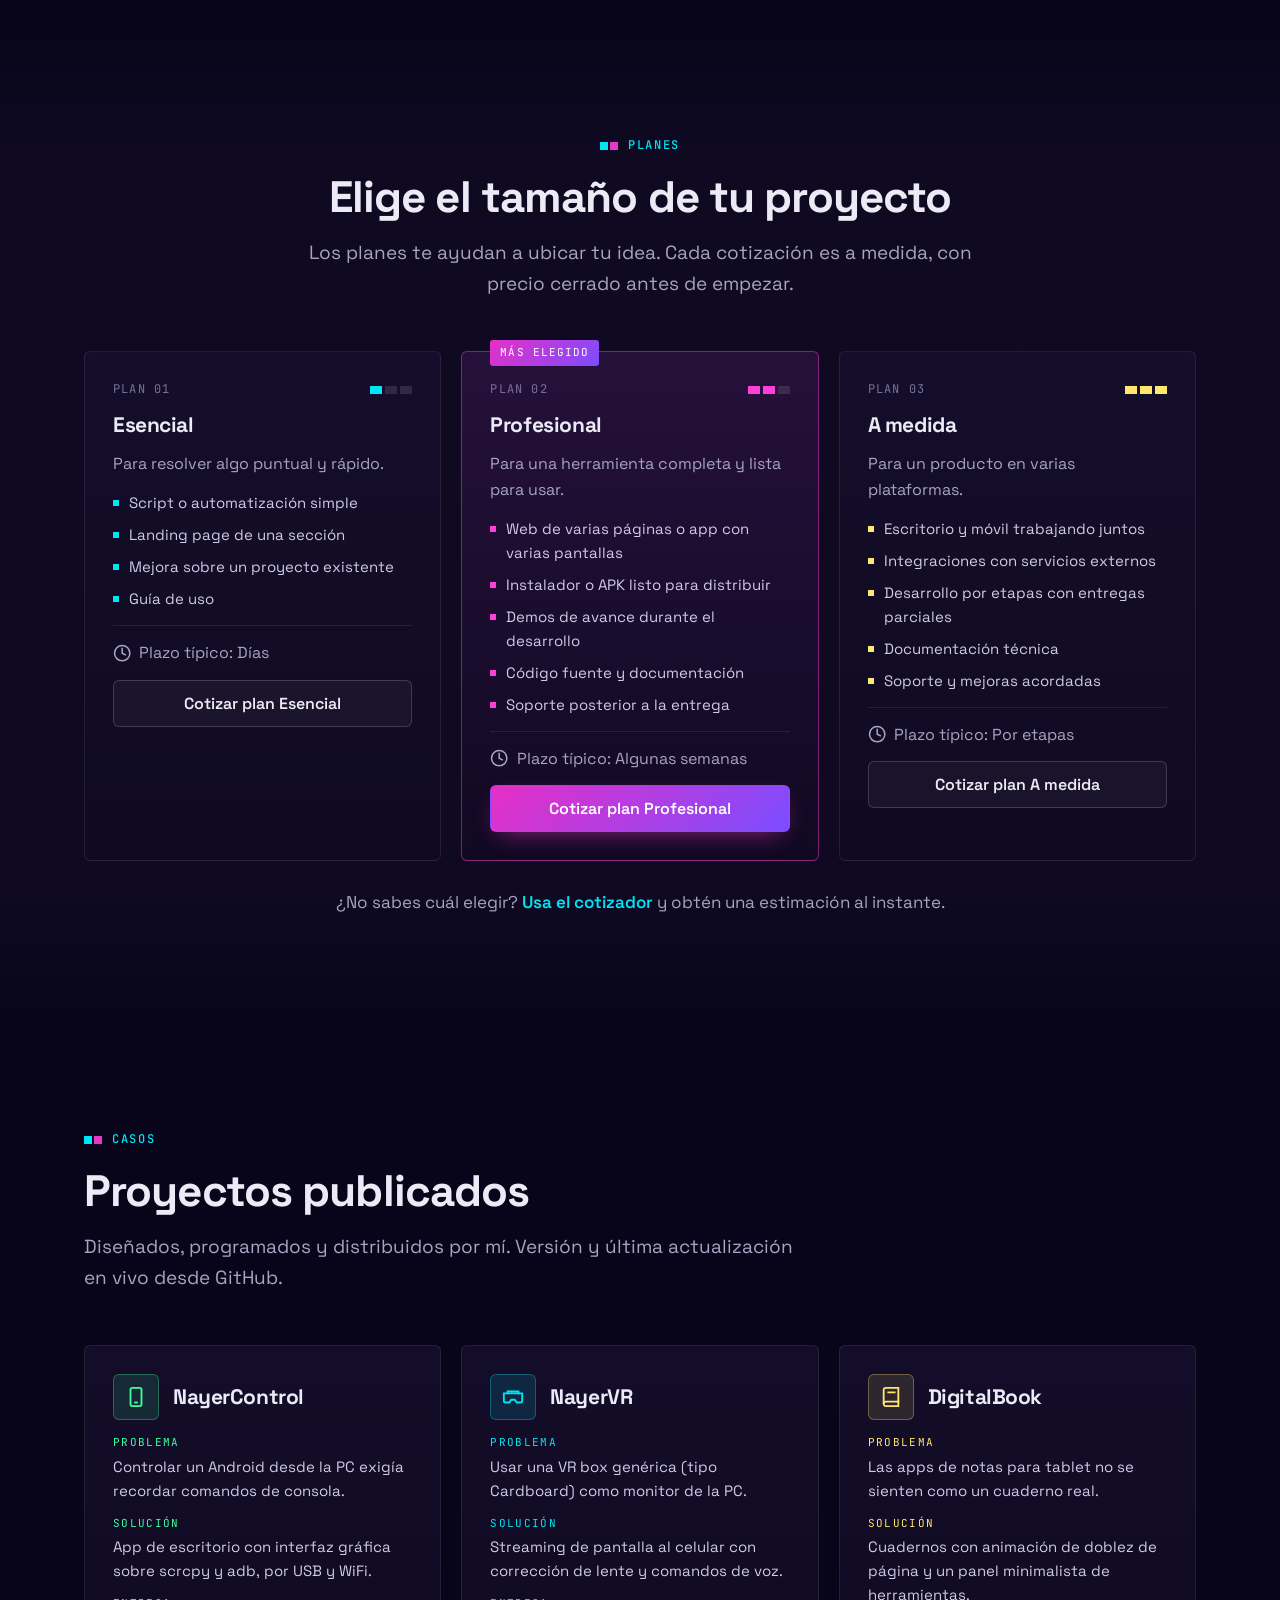
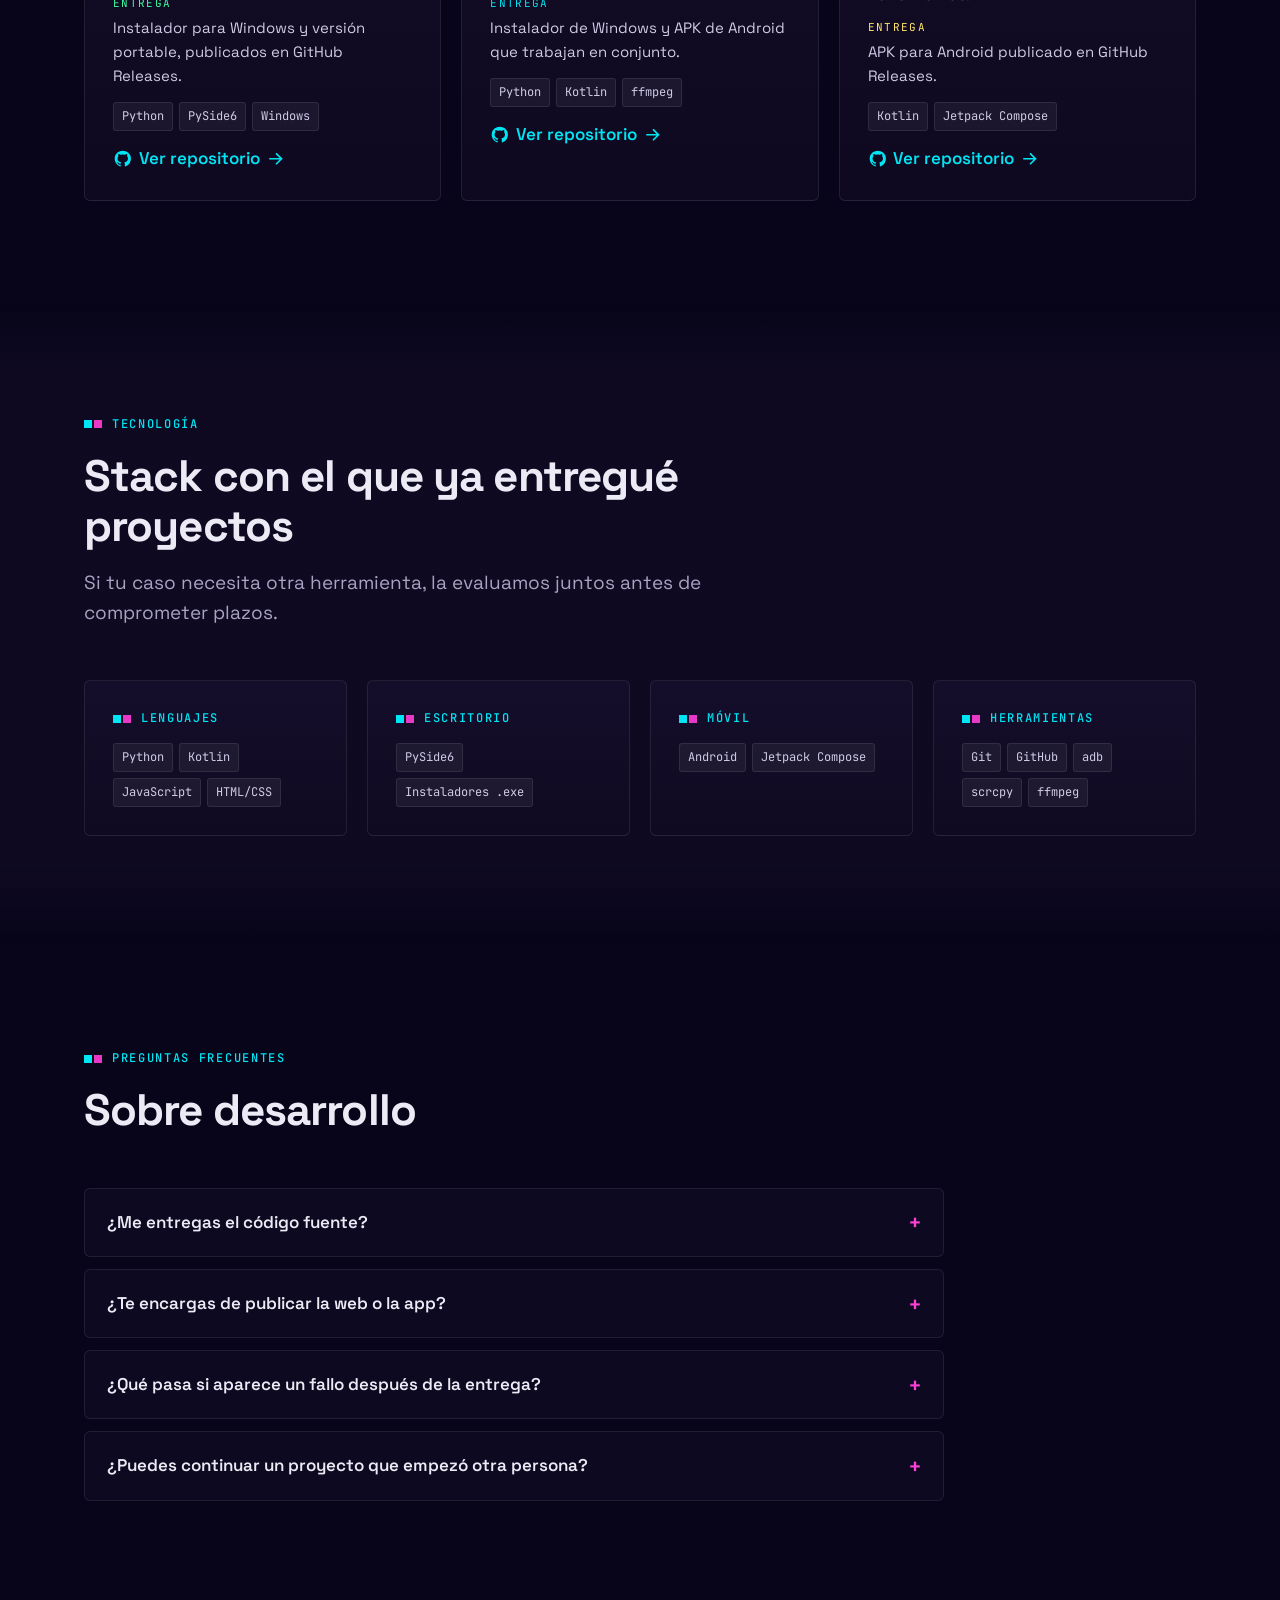
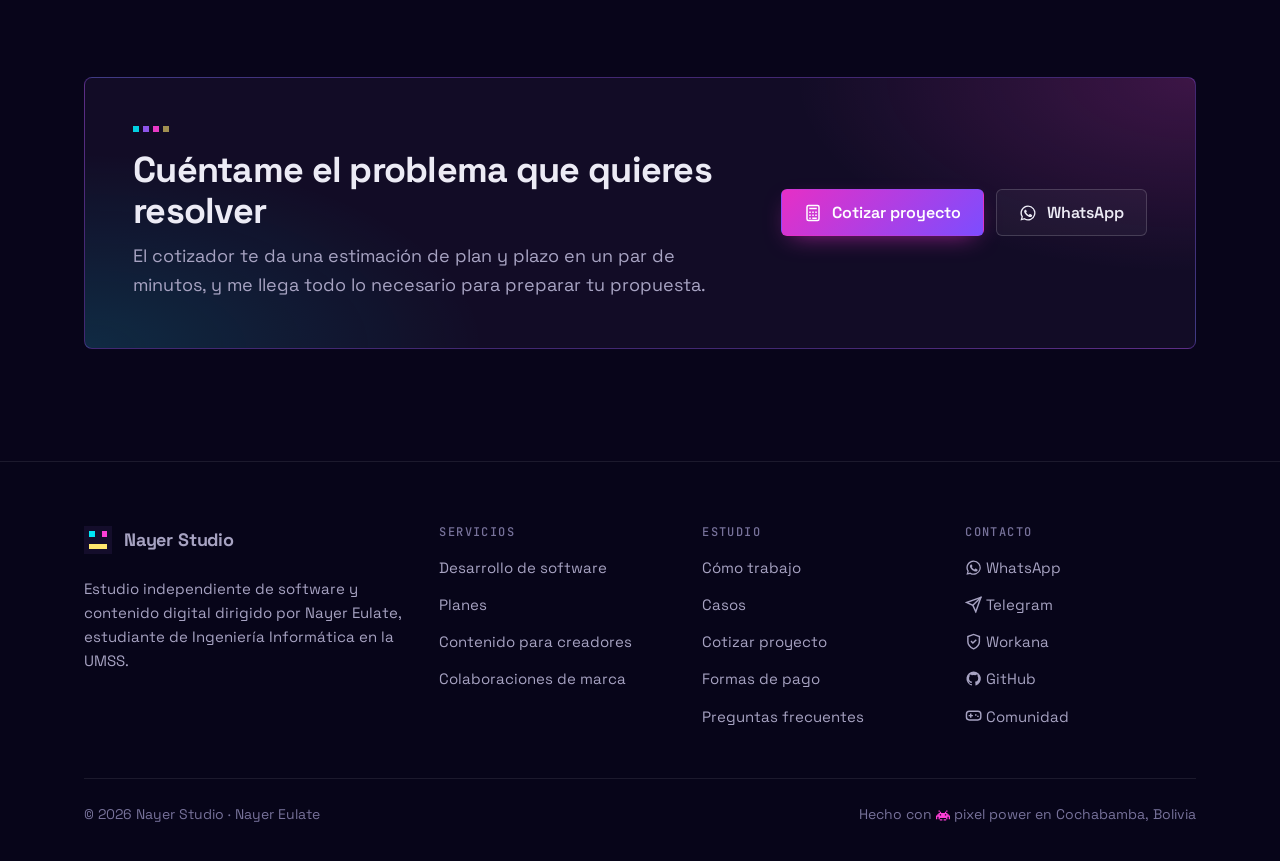
<file: studio/software.html>
<!DOCTYPE html>
<html lang="es" class="no-js" data-experience="studio" data-root="../">
<head>
<meta charset="UTF-8">
<meta name="viewport" content="width=device-width, initial-scale=1">
<title>Desarrollo de software a medida — Nayer Studio</title>
<meta name="description" content="Webs, apps de escritorio para Windows, apps Android, automatizaciones, bots y consultoría técnica. Planes Esencial, Profesional y A medida con precio cerrado.">
<meta name="theme-color" content="#08051a">
<link rel="canonical" href="https://nayer.dev/studio/software.html">
<meta property="og:type" content="website">
<meta property="og:site_name" content="Nayer Studio">
<meta property="og:title" content="Desarrollo de software a medida — Nayer Studio">
<meta property="og:description" content="Webs, apps de escritorio para Windows, apps Android, automatizaciones, bots y consultoría técnica. Planes Esencial, Profesional y A medida con precio cerrado.">
<meta property="og:url" content="https://nayer.dev/studio/software.html">
<meta property="og:image" content="https://nayer.dev/fotoPixel.jpg">
<meta name="twitter:card" content="summary">
<link rel="icon" href="data:image/svg+xml,%3Csvg%20xmlns%3D%22http%3A%2F%2Fwww.w3.org%2F2000%2Fsvg%22%20viewBox%3D%220%200%2016%2016%22%3E%3Crect%20width%3D%2216%22%20height%3D%2216%22%20fill%3D%22%230d0221%22%2F%3E%3Crect%20x%3D%223%22%20y%3D%223%22%20width%3D%223%22%20height%3D%223%22%20fill%3D%22%2300f0ff%22%2F%3E%3Crect%20x%3D%2210%22%20y%3D%223%22%20width%3D%223%22%20height%3D%223%22%20fill%3D%22%23ff2bd6%22%2F%3E%3Crect%20x%3D%223%22%20y%3D%2210%22%20width%3D%2210%22%20height%3D%223%22%20fill%3D%22%23ffe66d%22%2F%3E%3C%2Fsvg%3E">
<link rel="preconnect" href="https://fonts.googleapis.com">
<link rel="preconnect" href="https://fonts.gstatic.com" crossorigin>
<link href="https://fonts.googleapis.com/css2?family=Space+Grotesk:wght@400;500;600;700&amp;family=JetBrains+Mono:wght@400;500&amp;family=Press+Start+2P&amp;display=swap" rel="stylesheet">
<link rel="stylesheet" href="../css/ui.css">
<link rel="stylesheet" href="../css/pro.css">
</head>
<body class="pro">
<script src="../js/icons.js"></script>
<a class="p-skip" href="#main">Saltar al contenido</a>
<div class="p-bg" aria-hidden="true"></div>

<header class="p-header">
  <div class="p-container p-header__inner">
    <a class="p-logo" href="index.html" aria-label="Nayer Studio, inicio">
      <svg class="p-logo__mark" viewBox="0 0 16 16" aria-hidden="true" shape-rendering="crispEdges"><rect width="16" height="16" fill="#140d2b"/><rect x="3" y="3" width="3" height="3" fill="#00e5f4"/><rect x="10" y="3" width="3" height="3" fill="#ff3fd8"/><rect x="3" y="10" width="10" height="3" fill="#ffe66d"/></svg><span class="p-logo__name">Nayer Studio</span><span class="p-logo__tag">DEV&amp;CONTENT</span>
    </a>
    <nav class="p-nav" id="pNav" aria-label="Principal">
      <a href="index.html">Estudio</a>
      <a href="software.html" aria-current="page">Software</a>
      <a href="contenido.html">Contenido</a>
      <a href="index.html#proceso">Cómo trabajo</a>
      <a href="contacto.html">Contacto</a>
      <a href="../landing.html">Comunidad <svg class="i" aria-hidden="true"><use href="#i-external"/></svg></a>
      <a class="p-btn p-btn--primary p-nav__cta" href="cotizar.html"><svg class="i" aria-hidden="true"><use href="#i-calculator"/></svg> Cotizar proyecto</a>
    </nav>
    <div class="p-header__actions">
      <button class="cmdk-btn" type="button" data-cmdk aria-label="Abrir buscador del sitio"><svg class="i" aria-hidden="true"><use href="#i-search"/></svg><span class="cmdk-btn__label">Buscar</span><kbd data-mod-key>Ctrl</kbd><kbd>K</kbd></button>
      <a class="p-btn p-btn--primary p-btn--sm" href="cotizar.html">Cotizar proyecto</a>
      <button class="p-nav-toggle" id="pNavToggle" type="button" aria-label="Abrir menú" aria-expanded="false" aria-controls="pNav"><svg class="i" aria-hidden="true"><use href="#i-menu"/></svg></button>
    </div>
  </div>
</header>

<main id="main">

  <section class="p-hero p-hero--page">
    <div class="p-container">
      <nav class="p-breadcrumb" aria-label="Ruta"><a href="index.html">Nayer Studio</a><span>/</span><span>Software</span></nav>
      <div class="p-head" style="margin:22px 0 0;max-width:820px">
        <span class="p-eyebrow">Desarrollo de software</span>
        <h1>Software a medida que resuelve <span class="p-gradient">problemas reales.</span></h1>
        <p class="p-hero__lead">Si es una tarea que repites, un proceso que falla o una idea que todavía no existe, probablemente se puede programar. Lo diseñamos juntos y lo entrego funcionando.</p>
        <div class="p-hero__ctas" style="margin-bottom:0">
          <a class="p-btn p-btn--primary" href="cotizar.html?servicio=software"><svg class="i" aria-hidden="true"><use href="#i-calculator"/></svg> Estimar mi proyecto</a>
          <a class="p-btn p-btn--ghost" href="#planes">Ver planes <svg class="i" aria-hidden="true"><use href="#i-arrow-right"/></svg></a>
        </div>
      </div>
    </div>
  </section>

  <section class="p-section" id="servicios">
    <div class="p-container">
      <div class="p-head">
        <span class="p-eyebrow">Qué construyo</span>
        <h2>Servicios de desarrollo</h2>
      </div>
      <div class="p-grid p-grid--3">
        <article class="p-card p-corners a-cyan p-reveal">
          <span class="p-ico"><svg class="i" aria-hidden="true"><use href="#i-globe"/></svg></span>
          <h3>Webs y landing pages</h3>
          <p>Sitios rápidos, responsive y listos para compartir.</p>
          <ul><li>Portafolios y link-in-bio</li><li>Landing pages de producto</li><li>Publicación en tu hosting o GitHub Pages</li></ul>
        </article>
        <article class="p-card p-corners a-pink p-reveal">
          <span class="p-ico"><svg class="i" aria-hidden="true"><use href="#i-monitor"/></svg></span>
          <h3>Apps de escritorio</h3>
          <p>Programas para Windows con interfaz gráfica e instalador propio.</p>
          <ul><li>Interfaces para herramientas de consola</li><li>Utilidades internas para tu equipo</li><li>Instalador .exe listo para distribuir</li></ul>
        </article>
        <article class="p-card p-corners a-green p-reveal">
          <span class="p-ico"><svg class="i" aria-hidden="true"><use href="#i-phone"/></svg></span>
          <h3>Apps Android</h3>
          <p>Apps nativas pensadas para el uso real en celular o tablet.</p>
          <ul><li>Interfaces modernas con Jetpack Compose</li><li>Apps que se comunican con tu PC</li><li>APK firmado para instalar o publicar</li></ul>
        </article>
        <article class="p-card p-corners a-yellow p-reveal">
          <span class="p-ico"><svg class="i" aria-hidden="true"><use href="#i-flow"/></svg></span>
          <h3>Automatización</h3>
          <p>Tareas manuales repetitivas resueltas con un clic.</p>
          <ul><li>Procesamiento de archivos, video y audio</li><li>Conversión y orden de datos</li><li>Tareas programadas</li></ul>
        </article>
        <article class="p-card p-corners a-purple p-reveal">
          <span class="p-ico"><svg class="i" aria-hidden="true"><use href="#i-bot"/></svg></span>
          <h3>Bots e integraciones</h3>
          <p>Servicios conectados entre sí para que trabajen por ti.</p>
          <ul><li>Bots para Discord y chats de stream</li><li>Integración con APIs de terceros</li><li>Control remoto y comandos de voz</li></ul>
        </article>
        <article class="p-card p-corners a-cyan p-reveal">
          <span class="p-ico"><svg class="i" aria-hidden="true"><use href="#i-compass"/></svg></span>
          <h3>Consultoría técnica</h3>
          <p>Una segunda opinión antes de invertir en desarrollo.</p>
          <ul><li>Revisión de idea y alcance</li><li>Elección de stack y herramientas</li><li>Plan por etapas (MVP primero)</li></ul>
        </article>
      </div>
    </div>
  </section>

  <section class="p-section p-section--alt" id="planes">
    <div class="p-container">
      <div class="p-head p-head--center">
        <span class="p-eyebrow">Planes</span>
        <h2>Elige el tamaño de tu proyecto</h2>
        <p>Los planes te ayudan a ubicar tu idea. Cada cotización es a medida, con precio cerrado antes de empezar.</p>
      </div>
      <div class="p-grid p-grid--3">
        <article class="p-card p-plan a-cyan p-reveal">
          
          <div class="p-plan__level"><span>Plan 01</span><span class="p-hp" aria-hidden="true"><i></i><i class="off"></i><i class="off"></i></span></div>
          <h3>Esencial</h3>
          <p>Para resolver algo puntual y rápido.</p>
          <ul><li>Script o automatización simple</li><li>Landing page de una sección</li><li>Mejora sobre un proyecto existente</li><li>Guía de uso</li></ul>
          <p class="p-plan__time"><svg class="i" aria-hidden="true"><use href="#i-clock"/></svg> Plazo típico: Días</p>
          <a class="p-btn p-btn--ghost p-btn--block" href="cotizar.html?servicio=software&amp;nivel=1">Cotizar plan Esencial</a>
        </article>
        <article class="p-card p-plan p-plan--featured a-pink p-reveal">
          <span class="p-plan__flag">Más elegido</span>
          <div class="p-plan__level"><span>Plan 02</span><span class="p-hp" aria-hidden="true"><i></i><i></i><i class="off"></i></span></div>
          <h3>Profesional</h3>
          <p>Para una herramienta completa y lista para usar.</p>
          <ul><li>Web de varias páginas o app con varias pantallas</li><li>Instalador o APK listo para distribuir</li><li>Demos de avance durante el desarrollo</li><li>Código fuente y documentación</li><li>Soporte posterior a la entrega</li></ul>
          <p class="p-plan__time"><svg class="i" aria-hidden="true"><use href="#i-clock"/></svg> Plazo típico: Algunas semanas</p>
          <a class="p-btn p-btn--primary p-btn--block" href="cotizar.html?servicio=software&amp;nivel=2">Cotizar plan Profesional</a>
        </article>
        <article class="p-card p-plan a-yellow p-reveal">
          
          <div class="p-plan__level"><span>Plan 03</span><span class="p-hp" aria-hidden="true"><i></i><i></i><i></i></span></div>
          <h3>A medida</h3>
          <p>Para un producto en varias plataformas.</p>
          <ul><li>Escritorio y móvil trabajando juntos</li><li>Integraciones con servicios externos</li><li>Desarrollo por etapas con entregas parciales</li><li>Documentación técnica</li><li>Soporte y mejoras acordadas</li></ul>
          <p class="p-plan__time"><svg class="i" aria-hidden="true"><use href="#i-clock"/></svg> Plazo típico: Por etapas</p>
          <a class="p-btn p-btn--ghost p-btn--block" href="cotizar.html?servicio=software&amp;nivel=3">Cotizar plan A medida</a>
        </article>
      </div>
      <p style="text-align:center;color:var(--muted);margin-top:28px">¿No sabes cuál elegir? <a class="p-link" href="cotizar.html?servicio=software">Usa el cotizador</a> y obtén una estimación al instante.</p>
    </div>
  </section>

  <section class="p-section" id="casos">
    <div class="p-container">
      <div class="p-head">
        <span class="p-eyebrow">Casos</span>
        <h2>Proyectos publicados</h2>
        <p>Diseñados, programados y distribuidos por mí. Versión y última actualización en vivo desde GitHub.</p>
      </div>
      <div class="p-grid p-grid--3">
        <article class="p-card p-case p-corners a-green p-reveal" data-repo="NayerControl">
          <div style="display:flex;align-items:center;gap:14px"><span class="p-ico"><svg class="i" aria-hidden="true"><use href="#i-phone"/></svg></span><h3>NayerControl</h3></div>
          <dl>
            <div><dt>Problema</dt><dd>Controlar un Android desde la PC exigía recordar comandos de consola.</dd></div>
            <div><dt>Solución</dt><dd>App de escritorio con interfaz gráfica sobre scrcpy y adb, por USB y WiFi.</dd></div>
            <div><dt>Entrega</dt><dd>Instalador para Windows y versión portable, publicados en GitHub Releases.</dd></div>
          </dl>
          <div class="p-tags"><span>Python</span><span>PySide6</span><span>Windows</span></div>
          <a class="p-link project-link" href="https://github.com/nayereulate/NayerControl" target="_blank" rel="noopener"><svg class="i" aria-hidden="true"><use href="#i-github"/></svg> Ver repositorio <svg class="i" aria-hidden="true"><use href="#i-arrow-right"/></svg></a>
        </article>
        <article class="p-card p-case p-corners a-cyan p-reveal" data-repo="NayerVR">
          <div style="display:flex;align-items:center;gap:14px"><span class="p-ico"><svg class="i" aria-hidden="true"><use href="#i-vr"/></svg></span><h3>NayerVR</h3></div>
          <dl>
            <div><dt>Problema</dt><dd>Usar una VR box genérica (tipo Cardboard) como monitor de la PC.</dd></div>
            <div><dt>Solución</dt><dd>Streaming de pantalla al celular con corrección de lente y comandos de voz.</dd></div>
            <div><dt>Entrega</dt><dd>Instalador de Windows y APK de Android que trabajan en conjunto.</dd></div>
          </dl>
          <div class="p-tags"><span>Python</span><span>Kotlin</span><span>ffmpeg</span></div>
          <a class="p-link project-link" href="https://github.com/nayereulate/NayerVR" target="_blank" rel="noopener"><svg class="i" aria-hidden="true"><use href="#i-github"/></svg> Ver repositorio <svg class="i" aria-hidden="true"><use href="#i-arrow-right"/></svg></a>
        </article>
        <article class="p-card p-case p-corners a-yellow p-reveal" data-repo="DigitalBook">
          <div style="display:flex;align-items:center;gap:14px"><span class="p-ico"><svg class="i" aria-hidden="true"><use href="#i-book"/></svg></span><h3>DigitalBook</h3></div>
          <dl>
            <div><dt>Problema</dt><dd>Las apps de notas para tablet no se sienten como un cuaderno real.</dd></div>
            <div><dt>Solución</dt><dd>Cuadernos con animación de doblez de página y un panel minimalista de herramientas.</dd></div>
            <div><dt>Entrega</dt><dd>APK para Android publicado en GitHub Releases.</dd></div>
          </dl>
          <div class="p-tags"><span>Kotlin</span><span>Jetpack Compose</span></div>
          <a class="p-link project-link" href="https://github.com/nayereulate/DigitalBook" target="_blank" rel="noopener"><svg class="i" aria-hidden="true"><use href="#i-github"/></svg> Ver repositorio <svg class="i" aria-hidden="true"><use href="#i-arrow-right"/></svg></a>
        </article>
      </div>
    </div>
  </section>

  <section class="p-section p-section--alt" id="stack">
    <div class="p-container">
      <div class="p-head">
        <span class="p-eyebrow">Tecnología</span>
        <h2>Stack con el que ya entregué proyectos</h2>
        <p>Si tu caso necesita otra herramienta, la evaluamos juntos antes de comprometer plazos.</p>
      </div>
      <div class="p-grid p-grid--4">
        <div class="p-card p-reveal"><span class="p-eyebrow">Lenguajes</span><div class="p-tags"><span>Python</span><span>Kotlin</span><span>JavaScript</span><span>HTML/CSS</span></div></div>
        <div class="p-card p-reveal"><span class="p-eyebrow">Escritorio</span><div class="p-tags"><span>PySide6</span><span>Instaladores .exe</span></div></div>
        <div class="p-card p-reveal"><span class="p-eyebrow">Móvil</span><div class="p-tags"><span>Android</span><span>Jetpack Compose</span></div></div>
        <div class="p-card p-reveal"><span class="p-eyebrow">Herramientas</span><div class="p-tags"><span>Git</span><span>GitHub</span><span>adb</span><span>scrcpy</span><span>ffmpeg</span></div></div>
      </div>
    </div>
  </section>

  <section class="p-section" id="faq">
    <div class="p-container">
      <div class="p-head"><span class="p-eyebrow">Preguntas frecuentes</span><h2>Sobre desarrollo</h2></div>
      <div class="p-faq">
        <details>
          <summary>¿Me entregas el código fuente?</summary>
          <p>Sí. Al cerrar el proyecto recibes el código, el ejecutable o instalador y una guía de uso. El proyecto es tuyo.</p>
        </details>
        <details>
          <summary>¿Te encargas de publicar la web o la app?</summary>
          <p>Puedo dejarla publicada en tu hosting o en GitHub Pages, o prepararte el APK o instalador para que lo distribuyas.</p>
        </details>
        <details>
          <summary>¿Qué pasa si aparece un fallo después de la entrega?</summary>
          <p>Cada proyecto incluye un periodo de soporte para corregir errores. Las funciones nuevas se cotizan aparte.</p>
        </details>
        <details>
          <summary>¿Puedes continuar un proyecto que empezó otra persona?</summary>
          <p>Sí, si el stack lo permite. Primero reviso el código y te digo con honestidad si conviene continuarlo o rehacer partes.</p>
        </details>
      </div>
    </div>
  </section>

  <section class="p-section p-section--tight">
    <div class="p-container">
      <div class="p-cta p-reveal">
        <div>
          <div class="p-pixels" aria-hidden="true"><i></i><i></i><i></i><i></i></div>
          <h2>Cuéntame el problema que quieres resolver</h2>
          <p>El cotizador te da una estimación de plan y plazo en un par de minutos, y me llega todo lo necesario para preparar tu propuesta.</p>
        </div>
        <div class="p-cta__actions">
          <a class="p-btn p-btn--primary" href="cotizar.html?servicio=software"><svg class="i" aria-hidden="true"><use href="#i-calculator"/></svg> Cotizar proyecto</a>
          <a class="p-btn p-btn--ghost" data-wa="Hola Nayer, vengo de Nayer Studio y quiero consultar por un proyecto." href="https://wa.me/59168518643"><svg class="i" aria-hidden="true"><use href="#i-whatsapp"/></svg> WhatsApp</a>
        </div>
      </div>
    </div>
  </section>

</main>

<footer class="p-footer">
  <div class="p-container">
    <div class="p-footer__grid">
      <div class="p-footer__brand">
        <a class="p-logo" href="index.html"><svg class="p-logo__mark" viewBox="0 0 16 16" aria-hidden="true" shape-rendering="crispEdges"><rect width="16" height="16" fill="#140d2b"/><rect x="3" y="3" width="3" height="3" fill="#00e5f4"/><rect x="10" y="3" width="3" height="3" fill="#ff3fd8"/><rect x="3" y="10" width="10" height="3" fill="#ffe66d"/></svg><span class="p-logo__name">Nayer Studio</span></a>
        <p>Estudio independiente de software y contenido digital dirigido por Nayer Eulate, estudiante de Ingeniería Informática en la UMSS.</p>
      </div>
      <div>
        <h4>Servicios</h4>
        <ul>
          <li><a href="software.html">Desarrollo de software</a></li>
          <li><a href="software.html#planes">Planes</a></li>
          <li><a href="contenido.html">Contenido para creadores</a></li>
          <li><a href="contenido.html#marcas">Colaboraciones de marca</a></li>
        </ul>
      </div>
      <div>
        <h4>Estudio</h4>
        <ul>
          <li><a href="index.html#proceso">Cómo trabajo</a></li>
          <li><a href="software.html#casos">Casos</a></li>
          <li><a href="cotizar.html">Cotizar proyecto</a></li>
          <li><a href="contacto.html#pagos">Formas de pago</a></li>
          <li><a href="index.html#faq">Preguntas frecuentes</a></li>
        </ul>
      </div>
      <div>
        <h4>Contacto</h4>
        <ul>
          <li><a data-wa href="https://wa.me/59168518643"><svg class="i" aria-hidden="true"><use href="#i-whatsapp"/></svg> WhatsApp</a></li>
          <li><a data-tg href="https://t.me/+59168518643"><svg class="i" aria-hidden="true"><use href="#i-send"/></svg> Telegram</a></li>
          <li><a data-workana href="https://www.workana.com/freelancer/263f3e9a2ccebb62771bc710030bbb84"><svg class="i" aria-hidden="true"><use href="#i-shield"/></svg> Workana</a></li>
          <li><a href="https://github.com/nayereulate" target="_blank" rel="noopener"><svg class="i" aria-hidden="true"><use href="#i-github"/></svg> GitHub</a></li>
          <li><a href="../landing.html"><svg class="i" aria-hidden="true"><use href="#i-gamepad"/></svg> Comunidad</a></li>
        </ul>
      </div>
    </div>
    <div class="p-footer__bottom">
      <span>© <span data-year>2026</span> Nayer Studio · Nayer Eulate</span>
      <span>Hecho con <svg class="i" aria-hidden="true"><use href="#i-invader"/></svg> pixel power en Cochabamba, Bolivia</span>
    </div>
  </div>
</footer>

<script src="../js/studio/config.js"></script>
<script src="../js/studio/pro.js"></script>
<script src="../js/ui.js"></script>
<script src="../js/github.js"></script>
</body>
</html>
</file>
<file: css/base.css>
/* =========================================================================
   NAYER | EULATE — design tokens, background system & shared components
   Used by every page (index.html, landing.html)
   ========================================================================= */

@property --angle{
  syntax:'<angle>';
  initial-value:0deg;
  inherits:false;
}

:root{
  --bg-deep:#09011a;
  --bg-mid:#170830;
  --bg-card:#1c0d38;
  --cyan:#00f0ff;
  --pink:#ff2bd6;
  --purple:#a239ff;
  --yellow:#ffe66d;
  --green:#39ff88;
  --text:#eaf6ff;
  --muted:#a9a9d4;
  --card-bg:rgba(12,3,28,.68);
  --glass-border:rgba(234,246,255,.08);
  --ease-out:cubic-bezier(.16,1,.3,1);
}

*{box-sizing:border-box;}

img{ max-width:100%; height:auto; }

html{ scroll-behavior:smooth; }

html,body{
  margin:0;
  padding:0;
  min-height:100%;
  background:var(--bg-deep);
  color:var(--text);
  font-family:'VT323', monospace;
  font-size:20px;
  overflow-x:hidden;
}

body{ position:relative; z-index:4; cursor:default; }

a{ color:inherit; }

::selection{ background:var(--pink); color:var(--bg-deep); }

::-webkit-scrollbar{ width:12px; }
::-webkit-scrollbar-track{ background:var(--bg-deep); }
::-webkit-scrollbar-thumb{ background:var(--pink); border:2px solid var(--bg-deep); }

:focus-visible{ outline:2px solid var(--cyan); outline-offset:3px; }

/* Cross-document view transitions between index.html <-> landing.html */
@view-transition{ navigation:auto; }
::view-transition-old(root){ animation-duration:.5s; }
::view-transition-new(root){ animation-duration:.5s; }

/* ================= Background layers ================= */
#bg{
  position:fixed;
  inset:0;
  z-index:0;
  pointer-events:none;
  background:radial-gradient(ellipse at 50% 0%, #2a0f52 0%, var(--bg-mid) 45%, var(--bg-deep) 100%);
}

.aurora{
  position:fixed;
  inset:0;
  z-index:0;
  pointer-events:none;
  overflow:hidden;
  filter:blur(70px) saturate(1.3);
  mix-blend-mode:screen;
  opacity:.55;
}

#bg-canvas{
  position:fixed;
  inset:0;
  z-index:1;
  pointer-events:none;
  width:100%;
  height:100%;
}
.aurora span{
  position:absolute;
  width:42vw;
  height:42vw;
  border-radius:50%;
  animation:auroraDrift 22s var(--ease-out) infinite alternate;
}
.aurora span:nth-child(1){ background:var(--cyan); top:-10%; left:-8%; animation-delay:0s; }
.aurora span:nth-child(2){ background:var(--pink); top:10%; right:-12%; animation-delay:-7s; }
.aurora span:nth-child(3){ background:var(--purple); bottom:-18%; left:20%; animation-delay:-14s; }
@keyframes auroraDrift{
  0%{ transform:translate(0,0) scale(1); }
  50%{ transform:translate(6vw,4vh) scale(1.15); }
  100%{ transform:translate(-4vw,-3vh) scale(.95); }
}

.grid-floor{
  position:fixed;
  left:0; right:0; bottom:0;
  height:50vh;
  z-index:1;
  pointer-events:none;
  background-image:
    linear-gradient(rgba(255,43,214,.4) 2px, transparent 2px),
    linear-gradient(90deg, rgba(0,240,255,.32) 2px, transparent 2px);
  background-size:56px 56px;
  transform:perspective(300px) rotateX(65deg);
  transform-origin:bottom;
  animation:floorMove 2.4s linear infinite;
  mask-image:linear-gradient(to top, black 35%, transparent 100%);
  -webkit-mask-image:linear-gradient(to top, black 35%, transparent 100%);
  opacity:.65;
}
@keyframes floorMove{
  from{ background-position:0 0, 0 0; }
  to{ background-position:0 56px, 0 0; }
}

.scanlines{
  position:fixed;
  inset:0;
  z-index:3;
  pointer-events:none;
  background:repeating-linear-gradient(to bottom, rgba(0,0,0,0) 0px, rgba(0,0,0,.12) 1px, rgba(0,0,0,0) 3px);
  mix-blend-mode:multiply;
}

.vignette{
  position:fixed;
  inset:0;
  z-index:2;
  pointer-events:none;
  box-shadow:inset 0 0 20vw 4vw rgba(0,0,0,.65);
}

.cursor-glow{
  position:fixed;
  z-index:5;
  width:420px;
  height:420px;
  border-radius:50%;
  pointer-events:none;
  transform:translate(-50%,-50%);
  background:radial-gradient(circle, rgba(0,240,255,.08) 0%, rgba(255,43,214,.05) 45%, transparent 70%);
  transition:opacity .3s ease;
  opacity:0;
}

/* ================= Icons (sprite in js/icons.js) ================= */
.i{
  width:1.15em;
  height:1.15em;
  flex-shrink:0;
  vertical-align:-.2em;
  overflow:visible;
}
.btn .i{ width:1.4em; height:1.4em; margin:-.2em 0; }

/* Framed icon tile used on cards */
.icon-tile{
  --accent-c:var(--accent, var(--cyan));
  position:relative;
  display:inline-grid;
  place-items:center;
  width:52px;
  height:52px;
  color:var(--accent-c);
  background:color-mix(in srgb, var(--accent-c) 10%, var(--bg-deep));
  border:2px solid var(--accent-c);
  box-shadow:0 0 14px color-mix(in srgb, var(--accent-c) 35%, transparent), inset 0 0 12px color-mix(in srgb, var(--accent-c) 18%, transparent);
  flex-shrink:0;
}
.icon-tile .i{ width:26px; height:26px; filter:drop-shadow(0 0 4px color-mix(in srgb, var(--accent-c) 70%, transparent)); }
/* pixel corner notches */
.icon-tile::before, .icon-tile::after{
  content:"";
  position:absolute;
  width:6px; height:6px;
  background:var(--bg-deep);
}
.icon-tile::before{ top:-2px; left:-2px; }
.icon-tile::after{ bottom:-2px; right:-2px; }
.icon-tile--sm{ width:40px; height:40px; }
.icon-tile--sm .i{ width:20px; height:20px; }

/* ================= Typography ================= */
.glitch{
  font-family:'Press Start 2P', monospace;
  font-size:clamp(13px, 4vw, 15px);
  line-height:1.6;
  text-align:center;
  color:var(--text);
  margin:10px 0 14px;
  position:relative;
  text-shadow:2px 2px 0 var(--pink), -2px -2px 0 var(--cyan);
}
.glitch::before,
.glitch::after{
  content:attr(data-text);
  position:absolute;
  left:0; right:0; top:0;
  opacity:.8;
}
.glitch::before{
  color:var(--cyan);
  animation:glitchTop 3.5s infinite linear alternate-reverse;
  clip-path:inset(0 0 60% 0);
}
.glitch::after{
  color:var(--pink);
  animation:glitchBottom 2.8s infinite linear alternate-reverse;
  clip-path:inset(60% 0 0 0);
}
.glitch:hover::before{ animation-duration:.5s; }
.glitch:hover::after{ animation-duration:.4s; }
@keyframes glitchTop{
  0%{ transform:translate(0,0); } 20%{ transform:translate(-2px,-1px); }
  40%{ transform:translate(2px,1px); } 60%{ transform:translate(-1px,1px); }
  80%{ transform:translate(1px,-1px); } 100%{ transform:translate(0,0); }
}
@keyframes glitchBottom{
  0%{ transform:translate(0,0); } 20%{ transform:translate(2px,1px); }
  40%{ transform:translate(-2px,-1px); } 60%{ transform:translate(1px,-1px); }
  80%{ transform:translate(-1px,1px); } 100%{ transform:translate(0,0); }
}

/* ================= Badges ================= */
.badges{
  display:flex;
  justify-content:center;
  gap:8px;
  flex-wrap:wrap;
  margin-bottom:12px;
}
.badge{
  font-family:'Press Start 2P', monospace;
  font-size:clamp(8px, 0.55vw, 12px);
  padding:clamp(6px, 0.5vw, 9px) clamp(8px, 0.6vw, 12px);
  border:2px solid;
  background:var(--bg-deep);
  letter-spacing:1px;
  transition:transform .2s var(--ease-out);
}
.badge:hover{ transform:translateY(-2px); }
.badge-cyan{ color:var(--cyan); border-color:var(--cyan); box-shadow:0 0 8px rgba(0,240,255,.5); }
.badge-pink{ color:var(--pink); border-color:var(--pink); box-shadow:0 0 8px rgba(255,43,214,.5); }
.badge-yellow{ color:var(--yellow); border-color:var(--yellow); box-shadow:0 0 8px rgba(255,230,109,.5); }

/* ================= Shared pixel button ================= */
.btn{
  --mx:50%; --my:50%;
  display:inline-flex;
  align-items:center;
  gap:8px;
  padding:clamp(11px, 1.2vw, 16px) clamp(14px, 1.7vw, 20px);
  font-family:'Press Start 2P', monospace;
  font-size:clamp(9px, 0.75vw, 13px);
  text-decoration:none;
  border:3px solid var(--text);
  cursor:pointer;
  position:relative;
  overflow:hidden;
  transition:transform .15s var(--ease-out), box-shadow .15s var(--ease-out);
  will-change:transform;
}
.btn-solid{ background:var(--pink); color:var(--bg-deep); border-color:var(--pink); box-shadow:4px 4px 0 0 var(--cyan); }
.btn-outline{ background:transparent; color:var(--text); box-shadow:4px 4px 0 0 var(--purple); }
.btn:hover{ transform:translate(2px,2px); box-shadow:2px 2px 0 0 var(--cyan); }
.btn-outline:hover{ box-shadow:2px 2px 0 0 var(--purple); }
.btn:active{ transform:translate(4px,4px); box-shadow:0 0 0 0; }
.btn-big{ font-size:clamp(11px, 0.85vw, 15px); padding:clamp(14px, 1.6vw, 20px) clamp(18px, 2.2vw, 28px); }

@keyframes pixelRipple{
  to{ transform:scale(9); opacity:0; }
}

/* ================= Hero shell (shared) ================= */
.hero{
  position:relative;
  z-index:4;
  max-width:clamp(320px, 66vw, 1200px);
  margin:9vh auto 8vh;
  padding:0 24px;
  text-align:center;
}
.hero .glitch{ font-size:clamp(14px, 1.7vw, 30px); }
.hero-sub{
  font-size:clamp(16px, 1.3vw, 26px);
  color:var(--cyan);
  max-width:52ch;
  margin:0 auto 28px;
  text-wrap:balance;
}
.hero-cta{ display:flex; justify-content:center; gap:clamp(10px, 1vw, 20px); flex-wrap:wrap; }

/* ================= Avatar (shared) ================= */
.hero-avatar{
  width:clamp(84px, 9.5vw, 170px);
  height:clamp(84px, 9.5vw, 170px);
  margin:0 auto 18px;
}
.avatar-frame{
  position:relative;
  background:var(--bg-deep);
  border:4px solid var(--yellow);
  box-shadow:0 0 0 4px var(--bg-deep), 0 0 0 8px var(--cyan), 0 0 26px rgba(0,240,255,.6);
  display:flex;
  align-items:center;
  justify-content:center;
  overflow:hidden;
  image-rendering:pixelated;
  animation:floaty 3s ease-in-out infinite;
}
.avatar-frame img{ width:100%; height:100%; object-fit:cover; image-rendering:pixelated; }
@keyframes floaty{
  0%,100%{ transform:translateY(0); }
  50%{ transform:translateY(-8px); }
}
.status-dot{
  position:absolute;
  bottom:-4px;
  right:-4px;
  width:18px;
  height:18px;
  background:var(--green);
  border:3px solid var(--bg-deep);
  box-shadow:0 0 10px var(--green);
  animation:pulse 1.4s ease-in-out infinite;
}
@keyframes pulse{
  0%,100%{ opacity:1; transform:scale(1); }
  50%{ opacity:.6; transform:scale(1.15); }
}

/* ================= Shared footer ================= */
.site-footer{ position:relative; z-index:4; text-align:center; padding:32px 24px 48px; font-size:13px; color:var(--muted); letter-spacing:.5px; }

@media (prefers-reduced-motion: reduce){
  html{ scroll-behavior:auto; }
  *{ animation-duration:.001ms !important; animation-iteration-count:1 !important; transition:none !important; }
}
</file>
<file: css/ui.css>
/* =========================================================================
   NAYER | EULATE — Global UI (js/ui.js): command palette, toasts,
   effects toggle, light mode, konami easter egg
   ========================================================================= */

/* ===== Skip link ===== */
.skip-link{
  position:absolute;
  left:12px; top:-60px;
  z-index:100;
  padding:10px 14px;
  background:var(--yellow);
  color:var(--bg-deep);
  font-family:'Press Start 2P', monospace;
  font-size:10px;
  text-decoration:none;
  transition:top .2s var(--ease-out);
}
.skip-link:focus{ top:12px; }

/* ===== Live indicator ===== */
.live-dot{
  display:inline-block;
  width:8px; height:8px;
  background:var(--green);
  box-shadow:0 0 8px var(--green);
  animation:pulse 1.4s ease-in-out infinite;
  flex-shrink:0;
}

kbd{
  display:inline-block;
  min-width:1.6em;
  padding:1px 5px;
  font-family:'VT323', monospace;
  font-size:15px;
  line-height:1.2;
  text-align:center;
  color:var(--text);
  background:var(--bg-deep);
  border:1px solid #3b2a5c;
  border-bottom-width:3px;
}

/* ===== Palette trigger button (topbar / index) ===== */
.cmdk-btn{
  display:inline-flex;
  align-items:center;
  gap:8px;
  padding:6px 8px 6px 10px;
  background:rgba(9,1,26,.6);
  border:2px solid #3b2a5c;
  color:var(--muted);
  font-family:'VT323', monospace;
  font-size:17px;
  cursor:pointer;
  transition:border-color .2s ease, color .2s ease;
}
.cmdk-btn:hover, .cmdk-btn:focus-visible{ border-color:var(--cyan); color:var(--text); }
.cmdk-btn .i{ color:var(--cyan); }
.cmdk-btn kbd{ font-size:13px; }

/* ===== Palette ===== */
.cmdk{ position:fixed; inset:0; z-index:200; display:flex; justify-content:center; align-items:flex-start; padding:12vh 16px 16px; }
.cmdk[hidden]{ display:none; }
.cmdk__backdrop{ position:absolute; inset:0; background:rgba(5,0,15,.72); -webkit-backdrop-filter:blur(4px); backdrop-filter:blur(4px); opacity:0; transition:opacity .2s ease; }
.cmdk__panel{
  position:relative;
  width:min(620px, 100%);
  max-height:70vh;
  display:flex;
  flex-direction:column;
  background:var(--bg-mid);
  border:3px solid var(--cyan);
  box-shadow:8px 8px 0 0 var(--pink), 0 0 60px rgba(0,240,255,.25);
  transform:translateY(-12px) scale(.98);
  opacity:0;
  transition:transform .2s var(--ease-out), opacity .2s ease;
}
.cmdk.show .cmdk__backdrop{ opacity:1; }
.cmdk.show .cmdk__panel{ transform:none; opacity:1; }
.cmdk__search{ display:flex; align-items:center; gap:12px; padding:14px 16px; border-bottom:2px solid #3b2a5c; }
.cmdk__search > .i{ color:var(--cyan); width:22px; height:22px; }
.cmdk__input{ flex:1; min-width:0; background:transparent; border:0; outline:none; color:var(--text); font-family:'VT323', monospace; font-size:22px; }
.cmdk__input::placeholder{ color:#6f6f9a; }
.cmdk__list{ list-style:none; margin:0; padding:8px; overflow-y:auto; }
.cmdk__group{ font-family:'Press Start 2P', monospace; font-size:8px; letter-spacing:2px; color:var(--yellow); padding:12px 10px 6px; }
.cmdk__item{
  display:flex;
  align-items:center;
  gap:12px;
  padding:9px 10px;
  font-size:19px;
  color:#dfe6ff;
  cursor:pointer;
  border-left:3px solid transparent;
}
.cmdk__item .i{ color:var(--muted); width:20px; height:20px; }
.cmdk__item span{ flex:1; }
.cmdk__item.is-active{ background:rgba(0,240,255,.1); border-left-color:var(--cyan); color:var(--text); }
.cmdk__item.is-active .i{ color:var(--cyan); }
.cmdk__ext{ opacity:.6; width:14px !important; height:14px !important; }
.cmdk__empty{ padding:18px 10px; color:var(--muted); font-size:18px; }
.cmdk__foot{ display:flex; gap:18px; flex-wrap:wrap; padding:10px 16px; border-top:2px solid #3b2a5c; font-size:15px; color:var(--muted); }
.cmdk__foot kbd{ margin-right:3px; font-size:13px; }
body.cmdk-open{ overflow:hidden; }

/* ===== Toasts ===== */
.toasts{ position:fixed; left:50%; bottom:24px; transform:translateX(-50%); z-index:210; display:flex; flex-direction:column; align-items:center; gap:10px; pointer-events:none; }
.toast{
  display:flex;
  align-items:center;
  gap:10px;
  padding:10px 16px;
  background:var(--bg-deep);
  border:2px solid var(--green);
  box-shadow:4px 4px 0 0 var(--green);
  color:var(--text);
  font-size:19px;
  transform:translateY(16px);
  opacity:0;
  transition:transform .25s var(--ease-out), opacity .25s ease;
}
.toast .i{ color:var(--green); }
.toast.show{ transform:none; opacity:1; }

/* ===== Effects toggle (footer) ===== */
.fx-toggle{
  display:inline-flex;
  align-items:center;
  gap:8px;
  margin:0 0 14px;
  padding:6px 10px;
  background:transparent;
  border:2px solid #3b2a5c;
  color:var(--muted);
  font-family:'Press Start 2P', monospace;
  font-size:8px;
  letter-spacing:1px;
  cursor:pointer;
  transition:border-color .2s ease, color .2s ease;
}
.fx-toggle:hover{ border-color:var(--cyan); color:var(--cyan); }
.fx-toggle[aria-pressed="true"] .i{ color:var(--green); }

/* ===== Light mode: heavy visual layers off ===== */
.fx-off .scanlines, .fx-off .cursor-glow, .fx-off .aurora, .fx-off .float-layer, .fx-off .beam, .fx-off .spotlight{ display:none !important; }
.fx-off .grid-floor{ animation:none; opacity:.35; }
.fx-off .glitch::before, .fx-off .glitch::after{ display:none; }
.fx-off .avatar-frame, .fx-off .status-dot, .fx-off .sun, .fx-off .donate-tab, .fx-off .qr-frame::after, .fx-off .marquee__track{ animation:none !important; }

/* ===== Konami: god mode ===== */
.god-mode .aurora{ animation:godHue 1.2s linear infinite !important; opacity:.9; }
.god-mode .glitch{ animation:godHueText 1s linear infinite; }
@keyframes godHue{
  from{ filter:blur(70px) saturate(2) hue-rotate(0deg); }
  to{ filter:blur(70px) saturate(2) hue-rotate(360deg); }
}
@keyframes godHueText{
  from{ filter:hue-rotate(0deg); }
  to{ filter:hue-rotate(360deg); }
}
.pixel-rain{ position:fixed; inset:0; z-index:190; pointer-events:none; overflow:hidden; }
.pixel-rain i{ position:absolute; top:-12px; animation:pixelFall linear forwards; }
@keyframes pixelFall{
  to{ transform:translateY(110vh) rotate(180deg); }
}

@media (max-width:600px){
  .cmdk{ padding-top:8vh; }
  .cmdk__foot{ display:none; }
  .cmdk-btn kbd, .cmdk-btn .cmdk-btn__label{ display:none; }
}
</file>
<file: css/home.css>
/* =========================================================================
   NAYER | EULATE — Homepage (index.html only)
   Background stack, back to front:
   #bg → spotlight → aurora → starfield canvas → skyline → grid floor (+beams)
   → horizon glow → floating code windows → scanlines → vignette
   The perspective floor's far edge lands ~23vh above the viewport bottom,
   so skyline + horizon are anchored there (--horizon).
   ========================================================================= */

.home{ --horizon:23vh; }

/* ===== Spotlight: light cone from the top (software-hero style) ===== */
.spotlight{
  position:fixed;
  top:-10vh;
  left:50%;
  width:140vw;
  height:95vh;
  transform:translateX(-50%);
  z-index:0;
  pointer-events:none;
  background:
    conic-gradient(from 180deg at 50% 0%,
      transparent 152deg,
      rgba(0,240,255,.10) 166deg,
      rgba(162,57,255,.16) 180deg,
      rgba(255,43,214,.10) 194deg,
      transparent 208deg);
  mask-image:radial-gradient(ellipse 60% 85% at 50% 0%, black 30%, transparent 75%);
  -webkit-mask-image:radial-gradient(ellipse 60% 85% at 50% 0%, black 30%, transparent 75%);
  filter:blur(6px);
  animation:spotSway 14s ease-in-out infinite alternate;
}
@keyframes spotSway{
  from{ transform:translateX(-50%) rotate(-3deg); }
  to{ transform:translateX(-50%) rotate(3deg); }
}

/* ===== Pixel skyline on the horizon (SVG built in js/home.js) ===== */
.skyline{
  position:fixed;
  left:0; right:0;
  bottom:var(--horizon);
  height:min(20vh, 190px);
  z-index:1;
  pointer-events:none;
  opacity:.95;
}
.skyline svg{ display:block; width:100%; height:100%; }
.skyline .b{ fill:#12052a; }
.skyline .b-far{ fill:#1d0a3d; opacity:.8; }
.skyline .edge{ fill:var(--pink); opacity:.55; }
.skyline .w{ fill:var(--yellow); opacity:.55; }
.skyline .w.c{ fill:var(--cyan); opacity:.5; }
.skyline .w-blink{ animation:winBlink 4s steps(1) infinite; }
.skyline .antenna{ fill:var(--pink); animation:winBlink 1.6s steps(1) infinite; }
@keyframes winBlink{ 50%{ opacity:.08; } }

/* glow line where the floor meets the sky */
.horizon{
  position:fixed;
  left:0; right:0;
  bottom:var(--horizon);
  height:2px;
  z-index:1;
  pointer-events:none;
  background:linear-gradient(90deg, transparent, var(--pink) 20%, var(--cyan) 50%, var(--pink) 80%, transparent);
  box-shadow:0 0 18px 4px rgba(255,43,214,.45), 0 0 60px 12px rgba(162,57,255,.25);
  opacity:.8;
}

/* ===== Light beams travelling along the grid lines ===== */
.grid-floor .beam{
  position:absolute;
  top:0;
  width:2px;
  height:22%;
  background:linear-gradient(to bottom, transparent, var(--beam, var(--cyan)));
  box-shadow:0 0 12px var(--beam, var(--cyan));
  animation:beamRun var(--dur, 3.2s) linear infinite;
  animation-delay:var(--delay, 0s);
  opacity:0;
}
@keyframes beamRun{
  0%{ transform:translateY(-100%); opacity:0; }
  10%{ opacity:1; }
  85%{ opacity:1; }
  100%{ transform:translateY(460%); opacity:0; }
}

/* ===== Floating code windows ===== */
.float-layer{
  position:fixed;
  inset:0;
  z-index:2;
  pointer-events:none;
  --px:0; --py:0;
}
.float-win{
  --ry:0deg;
  position:absolute;
  font-family:'VT323', monospace;
  font-size:16px;
  line-height:1.35;
  color:#c7c7e6;
  background:rgba(12,3,28,.62);
  border:2px solid rgba(0,240,255,.35);
  box-shadow:6px 6px 0 0 rgba(255,43,214,.3), 0 20px 50px rgba(0,0,0,.45);
  -webkit-backdrop-filter:blur(6px);
  backdrop-filter:blur(6px);
  opacity:.82;
  translate:calc(var(--px) * var(--depth) * 34px) calc(var(--py) * var(--depth) * 22px);
  transform:perspective(900px) rotateY(var(--ry));
  animation:winFloat 7s ease-in-out infinite;
  transition:translate .4s var(--ease-out);
}
@keyframes winFloat{
  0%,100%{ transform:perspective(900px) rotateY(var(--ry)) translateY(0); }
  50%{ transform:perspective(900px) rotateY(var(--ry)) translateY(-12px); }
}
.win-bar{
  display:flex;
  align-items:center;
  gap:6px;
  padding:7px 10px;
  border-bottom:2px solid rgba(0,240,255,.2);
  background:rgba(9,1,26,.6);
}
.win-bar i{ width:9px; height:9px; background:var(--pink); }
.win-bar i:nth-child(2){ background:var(--yellow); }
.win-bar i:nth-child(3){ background:var(--green); }
.win-bar span{ margin-left:8px; font-size:14px; color:var(--muted); }
.win-body{ margin:0; padding:12px 14px; white-space:pre; overflow:hidden; font:inherit; }
.win-body .k{ color:var(--pink); }
.win-body .t{ color:var(--yellow); }
.win-body .f{ color:var(--cyan); }
.win-body .s{ color:var(--green); }
.win-body .n{ color:#c9a8ff; }
.win-body .p{ color:var(--green); }
.win-body .m{ color:var(--muted); }

.float-win--code{ --ry:14deg; left:2.5vw; top:15vh; width:340px; animation-delay:-1s; }
.float-win--kotlin{ --ry:18deg; left:5vw; top:55vh; width:270px; animation-delay:-3.5s; opacity:.62; }
.float-win--term{ --ry:-14deg; right:2.5vw; top:13vh; width:300px; animation-delay:-2s; }
.float-win--term .win-body{ height:178px; }
.float-win--term .cur{ display:inline-block; width:8px; height:14px; background:var(--green); vertical-align:-2px; animation:blink 1s steps(1) infinite; }
.float-win--deploy{ --ry:-18deg; right:5vw; top:54vh; width:250px; animation-delay:-5s; opacity:.7; border-color:rgba(57,255,136,.35); }

.deploy-steps{ list-style:none; margin:0; padding:10px 14px 4px; display:flex; flex-direction:column; gap:6px; }
.deploy-steps li{ display:flex; align-items:center; gap:8px; font-size:16px; }
.deploy-steps li .i{ width:14px; height:14px; }
.deploy-steps li.ok .i{ color:var(--green); }
.deploy-steps li.run .i{ color:var(--yellow); animation:pulse 1.2s ease-in-out infinite; }
.deploy-steps em{ margin-left:auto; font-style:normal; color:var(--muted); font-size:14px; }
.deploy-bar{ margin:8px 14px 14px; height:8px; border:1px solid rgba(57,255,136,.4); }
.deploy-bar span{ display:block; height:100%; background:var(--green); box-shadow:0 0 8px var(--green); animation:deployLoad 4.5s ease-in-out infinite; }
@keyframes deployLoad{
  0%{ width:0; }
  70%,100%{ width:100%; }
}

.home main{ position:relative; z-index:4; }
.home .hero{ margin-top:max(9vh, 60px); margin-bottom:6vh; }

/* synthwave sun behind the avatar — wrap auto-sizes to whatever size
   .hero-avatar's fluid clamp() resolves to, no fixed width to keep in sync */
.avatar-wrap{
  position:relative;
  width:fit-content;
  margin:0 auto 18px;
}
.sun{
  position:absolute;
  top:clamp(-90px, -9vw, -50px);
  left:50%;
  transform:translateX(-50%);
  width:clamp(112px, 13vw, 220px);
  height:clamp(112px, 13vw, 220px);
  border-radius:50%;
  background:linear-gradient(180deg, var(--yellow) 0%, var(--pink) 55%, var(--purple) 100%);
  box-shadow:0 0 60px rgba(255,43,214,.6);
  z-index:-1;
  overflow:hidden;
  animation:sunPulse 4s ease-in-out infinite;
}
.sun::before{
  content:"";
  position:absolute;
  inset:0;
  top:55%;
  background:repeating-linear-gradient(to bottom, transparent 0 8px, var(--bg-deep) 8px 12px);
  opacity:.55;
}
@keyframes sunPulse{
  0%,100%{ filter:brightness(1); }
  50%{ filter:brightness(1.15); }
}

/* ===== Tagline (typing effect) ===== */
.tagline{
  text-align:center;
  font-size:clamp(14px, 1.3vw, 24px);
  color:var(--cyan);
  min-height:1.4em;
  margin:0 0 16px;
}
.cursor{ animation:blink 1s steps(1) infinite; color:var(--pink); }
@keyframes blink{ 50%{ opacity:0; } }

/* ===== Tech marquee ===== */
.marquee{
  position:relative;
  z-index:4;
  overflow:hidden;
  padding:14px 0;
  border-top:2px solid rgba(255,43,214,.35);
  border-bottom:2px solid rgba(0,240,255,.25);
  background:rgba(9,1,26,.72);
  mask-image:linear-gradient(90deg, transparent, black 10%, black 90%, transparent);
  -webkit-mask-image:linear-gradient(90deg, transparent, black 10%, black 90%, transparent);
}
.marquee__track{
  display:flex;
  width:max-content;
  margin:0;
  padding:0;
  list-style:none;
  animation:marquee 45s linear infinite;
}
.marquee:hover .marquee__track{ animation-play-state:paused; }
.marquee__track li{
  display:flex;
  align-items:center;
  gap:12px;
  padding:0 26px;
  font-family:'Press Start 2P', monospace;
  font-size:10px;
  letter-spacing:1px;
  color:#c7c7e6;
  white-space:nowrap;
}
.marquee__track li .i{ color:var(--pink); width:14px; height:14px; }
.marquee__track li:nth-child(3n+2) .i{ color:var(--cyan); }
.marquee__track li:nth-child(3n) .i{ color:var(--yellow); }
@keyframes marquee{ to{ transform:translateX(-50%); } }

/* ===== Footer ===== */
.home .site-footer{ background:rgba(9,1,26,.72); }
.site-footer a{ color:var(--cyan); text-decoration:none; }
.site-footer a:hover{ text-decoration:underline; }

/* ===== Light mode extras ===== */
.fx-off .skyline .w-blink, .fx-off .skyline .antenna, .fx-off .spotlight{ animation:none; }

/* ===== Gate: two doors (same component for both experiences) ===== */
.tagline{ margin-bottom:22px; }
.gate__prompt{
  margin:0 0 22px;
  font-family:'Press Start 2P', monospace;
  font-size:clamp(9px, .7vw, 12px);
  letter-spacing:2px;
  color:var(--yellow);
  text-shadow:0 0 10px rgba(255,230,109,.5);
  animation:blink 1.6s steps(1) infinite;
}
.doors{
  display:grid;
  grid-template-columns:repeat(2, minmax(0, 1fr));
  gap:clamp(16px, 2vw, 28px);
  max-width:760px;
  margin:0 auto;
}
.door{
  --c:var(--cyan);
  position:relative;
  display:flex;
  flex-direction:column;
  align-items:center;
  gap:14px;
  padding:28px 22px 24px;
  background:rgba(23,8,48,.82);
  border:3px solid var(--text);
  box-shadow:6px 6px 0 0 var(--pink);
  color:var(--text);
  text-decoration:none;
  -webkit-backdrop-filter:blur(4px);
  backdrop-filter:blur(4px);
  transition:transform .15s var(--ease-out), box-shadow .15s var(--ease-out), background .2s ease;
}
.door:hover, .door:focus-visible{ transform:translate(3px,3px); box-shadow:3px 3px 0 0 var(--pink); background:rgba(36,18,66,.9); }
.door:active{ transform:translate(6px,6px); box-shadow:0 0 0 0 var(--pink); }
.door__kicker{ font-family:'Press Start 2P', monospace; font-size:8px; letter-spacing:1.5px; color:var(--muted); }
.door__icon{ width:64px; height:64px; }
.door__icon .i{ width:32px; height:32px; }
.door__title{ font-family:'Press Start 2P', monospace; font-size:clamp(13px, 1.2vw, 17px); line-height:1.4; text-shadow:2px 2px 0 var(--pink), -1px -1px 0 var(--cyan); }
.door__list{ list-style:none; margin:2px 0 0; padding:0; display:flex; flex-direction:column; gap:6px; }
.door__list li{ display:flex; align-items:center; justify-content:center; gap:8px; font-size:19px; color:#dfe6ff; }
.door__list .i{ color:var(--cyan); width:16px; height:16px; }
.door__go{
  display:inline-flex;
  align-items:center;
  gap:8px;
  margin-top:6px;
  padding:9px 14px;
  font-family:'Press Start 2P', monospace;
  font-size:9px;
  color:var(--bg-deep);
  background:var(--yellow);
}
.door:hover .door__go{ background:var(--cyan); }

/* ===== Responsive ===== */
@media (max-width:1280px){
  .float-win--kotlin, .float-win--deploy{ display:none; }
  .float-win{ opacity:.5; }
}
@media (max-width:1100px){
  .float-layer{ display:none; }
}
@media (max-width:640px){
  .doors{ grid-template-columns:1fr; max-width:360px; }
  .door{ padding:22px 18px 20px; }
  .door__list{ flex-direction:row; flex-wrap:wrap; justify-content:center; gap:6px 14px; }
  .door__list li{ font-size:17px; }
  .skyline{ height:12vh; }
}
@media (max-height:600px) and (orientation:landscape){
  .sun{ display:none; }
  .hero-avatar{ width:72px; height:72px; }
}
</file>
<file: css/pro.css>
/* =========================================================================
   NAYER STUDIO — Client experience design system (/studio)
   Calm, professional surface; the retro brand survives as accents:
   pixel logo mark, pixel corners, mono labels and a pixel-art founder card.
   Token names mirror base.css so ui.css / icons work unchanged.
   ========================================================================= */

:root{
  --bg-deep:#08051a;
  --bg-mid:#120c26;
  --bg-card:#140d2b;
  --card-bg:#100a22;
  --surface:#120c26;
  --surface-2:#18102f;
  --line:rgba(236,235,245,.09);
  --line-strong:rgba(236,235,245,.18);
  --text:#ecebf5;
  --muted:#a7a3c2;
  --faint:#77729a;
  --cyan:#00e5f4;
  --pink:#ff3fd8;
  --purple:#9b5cff;
  --yellow:#ffe66d;
  --green:#3dffa0;
  --glass-border:var(--line);
  --ease-out:cubic-bezier(.16,1,.3,1);
  --radius:6px;
  --font:'Space Grotesk', system-ui, -apple-system, 'Segoe UI', sans-serif;
  --mono:'JetBrains Mono', ui-monospace, 'Cascadia Code', monospace;
  --pixel:'Press Start 2P', monospace;
  --container:1160px;
}

*{ box-sizing:border-box; }
html{ scroll-behavior:smooth; -webkit-text-size-adjust:100%; overflow-x:hidden; }
body.pro{
  margin:0;
  min-height:100vh;
  background:var(--bg-deep);
  color:var(--text);
  font-family:var(--font);
  font-size:17px;
  line-height:1.6;
  /* clip y no hidden: recorta el menú móvil sin crear un contenedor de scroll, lo que rompería el header sticky. */
  overflow-x:hidden;
  overflow-x:clip;
  -webkit-font-smoothing:antialiased;
}
img{ max-width:100%; height:auto; display:block; }
a{ color:inherit; }
::selection{ background:var(--pink); color:#fff; }
:focus-visible{ outline:2px solid var(--cyan); outline-offset:3px; }
h1, h2, h3, h4{ line-height:1.15; letter-spacing:-.02em; margin:0; font-weight:700; }
p{ margin:0; }

/* ----- Ambient background: soft glows + pixel dot grid ----- */
.p-bg{ position:fixed; inset:0; z-index:-1; pointer-events:none; overflow:hidden; }
.p-bg::before{
  content:"";
  position:absolute;
  inset:-20% -10% auto;
  height:90vh;
  background:
    radial-gradient(40% 50% at 20% 20%, rgba(155,92,255,.18), transparent 70%),
    radial-gradient(35% 45% at 85% 10%, rgba(0,229,244,.12), transparent 70%),
    radial-gradient(30% 40% at 55% 0%, rgba(255,63,216,.10), transparent 70%);
}
.p-bg::after{
  content:"";
  position:absolute;
  inset:0;
  background-image:radial-gradient(rgba(236,235,245,.08) 1px, transparent 1px);
  background-size:24px 24px;
  mask-image:linear-gradient(to bottom, black, transparent 70%);
  -webkit-mask-image:linear-gradient(to bottom, black, transparent 70%);
}

/* ----- Icons (sprite in js/icons.js) ----- */
.i{ width:1.15em; height:1.15em; flex-shrink:0; vertical-align:-.2em; overflow:visible; }

/* ----- Layout ----- */
.p-container{ width:100%; max-width:var(--container); margin:0 auto; padding:0 24px; }
.p-section{ padding:104px 0; position:relative; scroll-margin-top:72px; }
.p-section--tight{ padding:72px 0; }
.p-section--alt{ background:linear-gradient(180deg, rgba(18,12,38,.0), rgba(18,12,38,.7) 12%, rgba(18,12,38,.7) 88%, rgba(18,12,38,0)); }
.p-grid{ display:grid; gap:20px; }
.p-grid--2{ grid-template-columns:repeat(2, minmax(0,1fr)); }
.p-grid--3{ grid-template-columns:repeat(3, minmax(0,1fr)); }
.p-grid--4{ grid-template-columns:repeat(4, minmax(0,1fr)); }

.p-head{ max-width:720px; margin-bottom:52px; }
.p-head--center{ margin-left:auto; margin-right:auto; text-align:center; }
.p-head h2{ font-size:clamp(30px, 3.6vw, 44px); margin:14px 0 16px; }
.p-head p{ color:var(--muted); font-size:19px; }

/* Mono eyebrow with a pixel bullet */
.p-eyebrow{
  display:inline-flex;
  align-items:center;
  gap:10px;
  font-family:var(--mono);
  font-size:12px;
  font-weight:500;
  letter-spacing:.14em;
  text-transform:uppercase;
  color:var(--cyan);
}
.p-eyebrow::before{ content:""; width:8px; height:8px; background:currentColor; box-shadow:10px 0 0 rgba(255,63,216,.9); margin-right:10px; }

.p-gradient{ background:linear-gradient(100deg, var(--cyan), var(--purple) 45%, var(--pink)); -webkit-background-clip:text; background-clip:text; color:transparent; }

/* ----- Buttons ----- */
.p-btn{
  display:inline-flex;
  align-items:center;
  justify-content:center;
  gap:10px;
  padding:13px 22px;
  border-radius:var(--radius);
  font-family:var(--font);
  font-size:16px;
  font-weight:600;
  line-height:1.2;
  text-decoration:none;
  border:1px solid transparent;
  cursor:pointer;
  transition:transform .18s var(--ease-out), box-shadow .18s var(--ease-out), background .2s ease, border-color .2s ease, color .2s ease;
  white-space:nowrap;
}
.p-btn .i{ width:18px; height:18px; }
.p-btn--primary{
  color:#fff;
  background:linear-gradient(135deg, #e62fc6, #7c4dff);
  box-shadow:0 8px 24px -10px rgba(230,47,198,.7);
}
.p-btn--primary:hover{ transform:translateY(-2px); box-shadow:3px 3px 0 0 var(--cyan), 0 12px 28px -12px rgba(230,47,198,.8); }
.p-btn--ghost{ color:var(--text); background:rgba(236,235,245,.04); border-color:var(--line-strong); }
.p-btn--ghost:hover{ border-color:var(--cyan); background:rgba(0,229,244,.06); transform:translateY(-2px); }
.p-btn--wa{ color:#06210f; background:#3dffa0; }
.p-btn--wa:hover{ transform:translateY(-2px); box-shadow:3px 3px 0 0 #0f8a4d; }
.p-btn--tg{ color:#04182a; background:#5ec8ff; }
.p-btn--tg:hover{ transform:translateY(-2px); box-shadow:3px 3px 0 0 #1b6fa8; }
.p-btn--sm{ padding:9px 14px; font-size:14px; }
.p-btn--block{ width:100%; }
.p-btn:disabled{ opacity:.45; cursor:not-allowed; transform:none; box-shadow:none; }
.p-link{ display:inline-flex; align-items:center; gap:6px; color:var(--cyan); text-decoration:none; font-weight:600; }
.p-link:hover{ text-decoration:underline; text-underline-offset:4px; }

/* ----- Header ----- */
.p-skip{ position:absolute; left:12px; top:-60px; z-index:100; padding:10px 14px; background:var(--yellow); color:var(--bg-deep); font-weight:700; text-decoration:none; border-radius:4px; }
.p-skip:focus{ top:12px; }
.p-header{
  position:sticky;
  top:0;
  z-index:50;
  border-bottom:1px solid transparent;
  transition:background .25s ease, border-color .25s ease, backdrop-filter .25s ease;
}
.p-header.is-scrolled{ background:rgba(8,5,26,.82); border-color:var(--line); -webkit-backdrop-filter:blur(12px); backdrop-filter:blur(12px); }
.p-header__inner{ display:flex; align-items:center; gap:28px; height:72px; }
.p-logo{ display:inline-flex; align-items:center; gap:12px; text-decoration:none; color:var(--text); flex-shrink:0; }
.p-logo__mark{ width:28px; height:28px; image-rendering:pixelated; }
.p-logo__name{ font-weight:700; font-size:18px; letter-spacing:-.01em; }
.p-logo__tag{ font-family:var(--pixel); font-size:7px; letter-spacing:1px; color:var(--cyan); border:1px solid rgba(0,229,244,.4); padding:4px 5px; margin-left:2px; }
.p-nav{ display:flex; align-items:center; gap:4px; margin-left:auto; }
.p-nav a{ display:inline-flex; align-items:center; gap:5px; padding:8px 10px; border-radius:4px; color:var(--muted); text-decoration:none; font-size:15px; font-weight:500; white-space:nowrap; transition:color .2s ease, background .2s ease; }
.p-nav a .i{ width:13px; height:13px; }
.p-nav a:hover{ color:var(--text); background:rgba(236,235,245,.05); }
.p-nav a[aria-current="page"]{ color:var(--text); }
.p-nav a{ position:relative; }
.p-nav a[aria-current="page"]::after{ content:""; position:absolute; left:10px; right:10px; bottom:1px; height:2px; background:linear-gradient(90deg, var(--cyan), var(--pink)); }
.p-header__actions{ display:flex; align-items:center; gap:10px; }
.p-nav-toggle{ display:none; width:42px; height:42px; border:1px solid var(--line-strong); border-radius:4px; background:transparent; color:var(--text); cursor:pointer; align-items:center; justify-content:center; }
.p-nav-toggle .i{ width:20px; height:20px; }
.p-nav a.p-nav__cta{ display:none; }
[tabindex="-1"]:focus{ outline:none; }

/* Palette trigger, restyled for the pro surface */
.pro .cmdk-btn{ border-radius:4px; border:1px solid var(--line-strong); background:rgba(236,235,245,.04); font-family:var(--font); font-size:14px; padding:8px 10px; }
.pro .cmdk-btn kbd{ font-family:var(--mono); font-size:11px; }
/* the 1160px container can't fit tag + label + nav + CTA: keep the header lean */
.p-header .p-logo__tag, .pro .p-header .cmdk-btn__label{ display:none; }

/* ----- Hero ----- */
.p-hero{ padding:72px 0 88px; }
.p-hero__grid{ display:grid; grid-template-columns:1.1fr .9fr; gap:56px; align-items:center; }
.p-hero h1{ font-size:clamp(38px, 5.4vw, 66px); margin:18px 0 22px; letter-spacing:-.035em; }
.p-hero__lead{ font-size:clamp(18px, 1.5vw, 21px); color:var(--muted); max-width:56ch; margin-bottom:34px; }
.p-hero__ctas{ display:flex; flex-wrap:wrap; gap:14px; margin-bottom:40px; }
.p-trust{ display:flex; flex-wrap:wrap; gap:10px 26px; color:var(--muted); font-size:15px; }
.p-trust span{ display:inline-flex; align-items:center; gap:8px; }
.p-trust .i{ color:var(--green); width:16px; height:16px; }
.p-hero--page{ padding:64px 0 40px; }
.p-hero--page h1{ font-size:clamp(34px, 4.6vw, 56px); }
.p-breadcrumb{ display:flex; gap:8px; align-items:center; font-family:var(--mono); font-size:13px; color:var(--faint); }
.p-breadcrumb a{ color:var(--muted); text-decoration:none; }
.p-breadcrumb a:hover{ color:var(--cyan); }

/* Hero visual: a "proposal" window */
.p-window{
  position:relative;
  border:1px solid var(--line-strong);
  border-radius:8px;
  background:linear-gradient(180deg, rgba(24,16,47,.95), rgba(16,10,34,.95));
  box-shadow:0 40px 80px -30px rgba(0,0,0,.8), 0 0 0 1px rgba(155,92,255,.12);
  overflow:hidden;
}
.p-window__bar{ display:flex; align-items:center; gap:7px; padding:12px 16px; border-bottom:1px solid var(--line); font-family:var(--mono); font-size:12px; color:var(--faint); }
.p-window__bar i{ width:9px; height:9px; background:#3b2f5c; }
.p-window__bar i:nth-child(1){ background:var(--pink); }
.p-window__bar i:nth-child(2){ background:var(--yellow); }
.p-window__bar i:nth-child(3){ background:var(--green); }
.p-window__bar span{ margin-left:8px; }
.p-window__body{ padding:22px; display:grid; gap:16px; }
.p-kv{ display:flex; justify-content:space-between; gap:16px; padding-bottom:12px; border-bottom:1px dashed var(--line); font-size:15px; }
.p-kv:last-child{ border-bottom:0; padding-bottom:0; }
.p-kv dt{ color:var(--faint); font-family:var(--mono); font-size:12px; letter-spacing:.06em; text-transform:uppercase; }
.p-kv dd{ margin:0; font-weight:600; text-align:right; }
.p-pill{ display:inline-flex; align-items:center; gap:6px; padding:3px 9px; border-radius:999px; font-size:13px; font-weight:600; background:rgba(61,255,160,.12); color:var(--green); }
.p-pill--cyan{ background:rgba(0,229,244,.12); color:var(--cyan); }
.p-pill--pink{ background:rgba(255,63,216,.12); color:var(--pink); }
.p-bar{ height:8px; background:rgba(236,235,245,.06); border-radius:2px; overflow:hidden; }
.p-bar span{ display:block; height:100%; width:0; background:linear-gradient(90deg, var(--cyan), var(--pink)); transition:width .5s var(--ease-out); }
.p-window .p-pixel-badge{ position:absolute; right:16px; bottom:16px; }

/* Pixel corners (decorative, on hover for cards) */
.p-corners{ position:relative; }
.p-corners::before, .p-corners::after{
  content:"";
  position:absolute;
  width:10px; height:10px;
  border:2px solid var(--cyan);
  opacity:0;
  transition:opacity .2s ease;
  pointer-events:none;
}
.p-corners::before{ top:-1px; left:-1px; border-right:0; border-bottom:0; }
.p-corners::after{ bottom:-1px; right:-1px; border-left:0; border-top:0; border-color:var(--pink); }
.p-corners:hover::before, .p-corners:hover::after, .p-corners:focus-within::before, .p-corners:focus-within::after{ opacity:1; }
.p-window.p-corners::before, .p-window.p-corners::after{ opacity:1; }

.p-pixel-badge{ display:inline-flex; align-items:center; gap:8px; font-family:var(--pixel); font-size:8px; letter-spacing:1px; color:var(--yellow); }
.p-pixel-badge .i{ width:16px; height:12px; color:var(--pink); }

/* Pixel divider */
.p-pixels{ display:flex; gap:4px; margin:0 0 18px; }
.p-pixels i{ width:6px; height:6px; background:var(--cyan); opacity:.9; }
.p-pixels i:nth-child(2){ background:var(--purple); }
.p-pixels i:nth-child(3){ background:var(--pink); }
.p-pixels i:nth-child(4){ background:var(--yellow); opacity:.6; }

/* ----- Cards ----- */
.p-card{
  --accent:var(--cyan);
  display:flex;
  flex-direction:column;
  gap:14px;
  padding:28px;
  background:linear-gradient(180deg, rgba(24,16,47,.75), rgba(16,10,34,.75));
  border:1px solid var(--line);
  border-radius:var(--radius);
  transition:border-color .25s ease, transform .25s var(--ease-out), background .25s ease;
  text-decoration:none;
  color:var(--text);
}
a.p-card:hover, .p-card--hover:hover{ border-color:color-mix(in srgb, var(--accent) 55%, transparent); transform:translateY(-3px); }
.p-card h3{ font-size:21px; }
.p-card p{ color:var(--muted); font-size:16px; }
.p-card ul{ list-style:none; margin:0; padding:0; display:grid; gap:8px; }
.p-card li{ display:flex; gap:10px; font-size:15px; color:#cfcbe6; }
.p-card li::before{ content:""; width:6px; height:6px; margin-top:9px; flex-shrink:0; background:var(--accent); }
.p-card__foot{ margin-top:auto; padding-top:10px; display:flex; flex-wrap:wrap; align-items:center; justify-content:space-between; gap:12px; }
.p-card__foot .p-link{ white-space:nowrap; }
.p-card--feature{ padding:34px; }
.p-card--feature h3{ font-size:26px; }

.p-ico{
  --accent-c:var(--accent, var(--cyan));
  display:inline-grid;
  place-items:center;
  width:46px; height:46px;
  border-radius:6px;
  color:var(--accent-c);
  background:color-mix(in srgb, var(--accent-c) 12%, transparent);
  border:1px solid color-mix(in srgb, var(--accent-c) 30%, transparent);
  flex-shrink:0;
}
.p-ico .i{ width:22px; height:22px; }
.p-ico--lg{ width:56px; height:56px; }
.p-ico--lg .i{ width:26px; height:26px; }

.a-cyan{ --accent:var(--cyan); }
.a-pink{ --accent:var(--pink); }
.a-purple{ --accent:var(--purple); }
.a-yellow{ --accent:var(--yellow); }
.a-green{ --accent:var(--green); }

.p-tags{ display:flex; flex-wrap:wrap; gap:6px; }
.p-tags span{ font-family:var(--mono); font-size:12px; padding:4px 8px; border-radius:3px; color:#cfcbe6; background:rgba(236,235,245,.06); border:1px solid var(--line); }

/* ----- Stats strip ----- */
.p-stats{ display:grid; grid-template-columns:repeat(4, 1fr); border:1px solid var(--line); border-radius:var(--radius); background:rgba(18,12,38,.6); }
.p-stats div{ padding:24px; }
.p-stats div + div{ border-left:1px solid var(--line); }
.p-stats dd{ margin:0 0 6px; font-size:34px; font-weight:700; letter-spacing:-.03em; }
.p-stats dt{ color:var(--muted); font-size:14px; }
.p-stats dl, .p-stats{ margin:0; }

/* ----- Process ----- */
.p-process{ list-style:none; margin:0; padding:0; display:grid; grid-template-columns:repeat(5, 1fr); gap:16px; counter-reset:step; }
.p-process li{ counter-increment:step; position:relative; padding:24px 20px; border-top:2px solid var(--line-strong); }
.p-process li::before{ content:counter(step, decimal-leading-zero); display:block; font-family:var(--mono); font-size:13px; color:var(--cyan); margin-bottom:14px; }
.p-process li::after{ content:""; position:absolute; top:-5px; left:0; width:8px; height:8px; background:var(--pink); }
.p-process h3{ font-size:18px; margin-bottom:8px; }
.p-process p{ font-size:15px; color:var(--muted); }

/* ----- Plans / levels ----- */
.p-plan{ position:relative; }
.p-plan--featured{ border-color:rgba(255,63,216,.45); background:linear-gradient(180deg, rgba(40,18,62,.9), rgba(18,10,36,.9)); }
.p-plan__flag{ position:absolute; top:-12px; left:28px; padding:4px 10px; border-radius:3px; font-family:var(--mono); font-size:11px; letter-spacing:.1em; text-transform:uppercase; color:#fff; background:linear-gradient(135deg, #e62fc6, #7c4dff); }
.p-plan__level{ display:flex; align-items:center; justify-content:space-between; font-family:var(--mono); font-size:12px; letter-spacing:.1em; color:var(--faint); text-transform:uppercase; }
.p-hp{ display:inline-flex; gap:3px; }
.p-hp i{ width:12px; height:8px; background:var(--accent); }
.p-hp i.off{ background:rgba(236,235,245,.12); }
.p-plan__time{ display:flex; align-items:center; gap:8px; font-size:14px; color:var(--muted); border-top:1px solid var(--line); padding-top:14px; }

/* ----- Case studies ----- */
.p-case dl{ margin:0; display:grid; gap:12px; }
.p-case dt{ font-family:var(--mono); font-size:11px; letter-spacing:.12em; text-transform:uppercase; color:var(--accent); }
.p-case dd{ margin:3px 0 0; color:#cfcbe6; font-size:15px; }
.repo-meta{ display:flex; flex-wrap:wrap; gap:6px 14px; align-items:center; padding:9px 12px; border-radius:4px; background:rgba(236,235,245,.04); border:1px solid var(--line); font-family:var(--mono); font-size:12px; color:var(--muted); }
.repo-meta span{ display:inline-flex; align-items:center; gap:5px; }
.repo-meta .i{ width:13px; height:13px; color:var(--cyan); }
.repo-meta__tag{ color:var(--yellow); }
.repo-meta__tag .i{ color:var(--yellow); }
.live-dot{ display:inline-block; width:7px; height:7px; background:var(--green); box-shadow:0 0 8px var(--green); animation:pPulse 1.6s ease-in-out infinite; }
@keyframes pPulse{ 50%{ opacity:.35; } }

/* ----- Founder card (pixel art) ----- */
.p-founder{ display:grid; grid-template-columns:auto 1fr; gap:36px; align-items:center; padding:36px; }
.p-founder__avatar{ position:relative; width:168px; height:168px; padding:6px; border:1px solid var(--line-strong); border-radius:6px; background:var(--bg-deep); }
.p-founder__avatar img{ width:100%; height:100%; object-fit:cover; image-rendering:pixelated; border-radius:3px; }
.p-founder__avatar::after{ content:""; position:absolute; right:-6px; bottom:-6px; width:14px; height:14px; background:var(--green); border:3px solid var(--bg-deep); }
.p-founder h3{ font-size:26px; margin:10px 0 12px; }
.p-founder p + p{ margin-top:12px; }
.p-founder .p-tags{ margin-top:18px; }

/* ----- FAQ ----- */
.p-faq{ display:grid; gap:12px; max-width:860px; }
.p-faq--center{ margin:0 auto; }
.p-faq details{ border:1px solid var(--line); border-radius:var(--radius); background:rgba(18,12,38,.6); transition:border-color .2s ease; }
.p-faq details[open]{ border-color:rgba(0,229,244,.35); }
.p-faq summary{ cursor:pointer; list-style:none; padding:20px 56px 20px 22px; font-weight:600; font-size:17px; position:relative; }
.p-faq summary::-webkit-details-marker{ display:none; }
.p-faq summary::after{ content:"+"; position:absolute; right:22px; top:50%; transform:translateY(-50%); font-family:var(--mono); font-size:20px; color:var(--pink); transition:transform .2s ease; }
.p-faq details[open] summary::after{ content:"−"; color:var(--cyan); }
.p-faq details p{ padding:0 22px 22px; color:var(--muted); font-size:16px; }

/* ----- CTA band ----- */
.p-cta{
  position:relative;
  overflow:hidden;
  display:grid;
  grid-template-columns:1fr auto;
  gap:32px;
  align-items:center;
  padding:48px;
  border-radius:8px;
  border:1px solid rgba(155,92,255,.35);
  background:
    radial-gradient(60% 120% at 100% 0%, rgba(255,63,216,.18), transparent 60%),
    radial-gradient(60% 120% at 0% 100%, rgba(0,229,244,.14), transparent 60%),
    var(--surface);
}
.p-cta h2{ font-size:clamp(26px, 3vw, 36px); margin-bottom:10px; }
.p-cta p{ color:var(--muted); font-size:18px; max-width:56ch; }
.p-cta__actions{ display:flex; flex-wrap:wrap; gap:12px; }

/* ----- Platforms ----- */
.p-platform{ flex-direction:row; align-items:center; gap:16px; padding:20px 22px; }
.p-platform strong{ display:block; font-size:17px; }
.p-platform span{ color:var(--muted); font-size:14px; }
.p-platform .p-arrow{ margin-left:auto; color:var(--faint); }

/* ----- Forms ----- */
.p-field{ display:flex; flex-direction:column; gap:8px; border:0; padding:0; margin:0; min-width:0; }
.p-field > label, .p-field > legend{ font-size:14px; font-weight:600; color:var(--text); padding:0; }
.p-field .p-hint{ font-size:13px; color:var(--faint); font-weight:400; }
.p-req{ color:var(--pink); }
.p-input, .p-select, .p-textarea{
  width:100%;
  padding:12px 14px;
  border-radius:var(--radius);
  border:1px solid var(--line-strong);
  background:rgba(8,5,26,.7);
  color:var(--text);
  font-family:var(--font);
  font-size:16px;
  transition:border-color .2s ease, box-shadow .2s ease;
}
.p-textarea{ min-height:140px; resize:vertical; line-height:1.5; }
.p-select{ appearance:none; -webkit-appearance:none; background-image:linear-gradient(45deg, transparent 50%, var(--muted) 50%), linear-gradient(135deg, var(--muted) 50%, transparent 50%); background-position:calc(100% - 20px) 50%, calc(100% - 15px) 50%; background-size:5px 5px; background-repeat:no-repeat; padding-right:40px; }
.p-select option{ background:var(--bg-mid); }
.p-input:focus, .p-select:focus, .p-textarea:focus{ outline:none; border-color:var(--cyan); box-shadow:0 0 0 3px rgba(0,229,244,.15); }
.p-input::placeholder, .p-textarea::placeholder{ color:var(--faint); }
[aria-invalid="true"]{ border-color:var(--pink) !important; }
.p-error{ font-size:14px; color:var(--pink); }
.p-error:empty{ display:none; }
.p-field-row{ display:grid; grid-template-columns:1fr 1fr; gap:18px; }
.p-count{ font-family:var(--mono); font-size:12px; color:var(--faint); text-align:right; }

/* Selectable option cards (radio / checkbox) */
.p-options{ display:grid; grid-template-columns:repeat(auto-fill, minmax(min(190px, 100%), 1fr)); gap:12px; }
.p-options--sm{ grid-template-columns:repeat(auto-fill, minmax(min(160px, 100%), 1fr)); }
.p-option{ position:relative; display:block; cursor:pointer; }
.p-option input{ position:absolute; opacity:0; inset:0; margin:0; cursor:pointer; }
.p-option__box{
  display:flex;
  gap:12px;
  align-items:flex-start;
  height:100%;
  padding:16px;
  border-radius:var(--radius);
  border:1px solid var(--line-strong);
  background:rgba(8,5,26,.55);
  transition:border-color .15s ease, background .15s ease, box-shadow .15s ease;
}
.p-option__box .i{ width:20px; height:20px; color:var(--muted); margin-top:2px; }
.p-option__box strong{ display:block; font-size:15px; }
.p-option__box small{ display:block; font-size:13px; color:var(--faint); line-height:1.4; margin-top:2px; }
.p-option input:hover + .p-option__box{ border-color:rgba(0,229,244,.5); }
.p-option input:checked + .p-option__box{ border-color:var(--cyan); background:rgba(0,229,244,.07); box-shadow:inset 3px 0 0 var(--cyan); }
.p-option input:checked + .p-option__box .i{ color:var(--cyan); }
.p-option input:focus-visible + .p-option__box{ outline:2px solid var(--cyan); outline-offset:2px; }

.p-range{ -webkit-appearance:none; appearance:none; width:100%; height:6px; border-radius:3px; background:linear-gradient(90deg, var(--cyan) var(--fill, 20%), rgba(236,235,245,.12) var(--fill, 20%)); cursor:pointer; }
.p-range::-webkit-slider-thumb{ -webkit-appearance:none; width:20px; height:20px; border-radius:3px; background:#fff; border:3px solid var(--pink); }
.p-range::-moz-range-thumb{ width:16px; height:16px; border-radius:3px; background:#fff; border:3px solid var(--pink); }

/* ----- Quote wizard ----- */
.q-layout{ display:grid; grid-template-columns:minmax(0,1fr) 360px; gap:32px; align-items:start; }
.q-layout > *{ min-width:0; }
.q-stepper{ list-style:none; display:flex; gap:8px; margin:0 0 28px; padding:0; counter-reset:q; }
.q-stepper li{ flex:1; counter-increment:q; }
.q-stepper button{
  width:100%;
  display:flex;
  flex-direction:column;
  gap:8px;
  padding:0;
  background:none;
  border:0;
  color:var(--faint);
  font-family:var(--font);
  font-size:13px;
  font-weight:600;
  text-align:left;
  cursor:pointer;
}
.q-stepper button:disabled{ cursor:default; }
/* no transition here: animating background between a gradient and a flat color can freeze mid-way */
.q-stepper button::before{ content:""; height:4px; border-radius:2px; background:rgba(236,235,245,.1); }
.q-stepper .is-done button, .q-stepper .is-current button{ color:var(--text); }
.q-stepper .is-done button::before{ background:var(--cyan); }
.q-stepper .is-current button::before{ background:linear-gradient(90deg, var(--cyan), var(--pink)); }
.q-stepper span{ font-family:var(--mono); font-size:11px; color:var(--faint); letter-spacing:.08em; }

.q-panel{ padding:34px; border:1px solid var(--line); border-radius:8px; background:rgba(18,12,38,.75); }
.q-step{ display:none; flex-direction:column; gap:26px; }
.q-step.is-active{ display:flex; animation:qIn .35s var(--ease-out); }
@keyframes qIn{ from{ opacity:0; transform:translateY(8px); } to{ opacity:1; transform:none; } }
.q-step__head h2{ font-size:26px; margin-bottom:6px; }
.q-step__head p{ color:var(--muted); }
.q-group[hidden]{ display:none; }
.q-group{ display:flex; flex-direction:column; gap:22px; }
.q-nav{ display:flex; justify-content:space-between; gap:12px; padding-top:8px; border-top:1px solid var(--line); margin-top:4px; padding-top:22px; }
.q-nav .p-btn{ min-width:140px; }

.q-aside{ position:sticky; top:96px; display:flex; flex-direction:column; gap:16px; }
.q-summary{ padding:24px; }
.q-summary h3{ font-size:16px; display:flex; align-items:center; justify-content:space-between; }
.q-summary dl{ margin:4px 0 0; display:grid; gap:10px; }
.q-summary .p-kv dd{ max-width:60%; overflow-wrap:anywhere; }
.q-estimate{ --accent:var(--pink); padding:20px; border-radius:var(--radius); border:1px solid rgba(255,63,216,.35); background:rgba(255,63,216,.06); display:grid; gap:10px; }
.q-estimate[hidden]{ display:none; }
.q-estimate strong{ font-size:19px; }
.q-estimate small{ color:var(--faint); font-size:13px; line-height:1.45; }
.q-ref{ font-family:var(--mono); font-size:12px; color:var(--faint); }

.q-preview{ margin:0; padding:20px; border-radius:var(--radius); border:1px dashed var(--line-strong); background:rgba(8,5,26,.7); font-family:var(--mono); font-size:13px; line-height:1.6; color:#cfcbe6; white-space:pre-wrap; overflow-wrap:anywhere; max-height:360px; overflow:auto; }
.q-send{ display:grid; grid-template-columns:1fr 1fr; gap:12px; }
.q-tools{ display:flex; flex-wrap:wrap; gap:10px; }
.q-done{ display:none; text-align:center; padding:28px 10px; }
.q-done.is-active{ display:block; }

/* ----- Contact page ----- */
.p-split{ display:grid; grid-template-columns:minmax(0,1fr) minmax(0,1fr); gap:40px; align-items:start; }
.p-channel{ align-items:flex-start; }
.p-channel__value{ font-family:var(--mono); font-size:14px; color:var(--text); }

/* ----- Footer ----- */
.p-footer{ border-top:1px solid var(--line); padding:64px 0 36px; margin-top:40px; background:rgba(8,5,26,.6); }
.p-footer__grid{ display:grid; grid-template-columns:1.4fr repeat(3, 1fr); gap:32px; }
.p-footer h4{ font-family:var(--mono); font-size:12px; letter-spacing:.12em; text-transform:uppercase; color:var(--faint); margin-bottom:14px; font-weight:500; }
.p-footer ul{ list-style:none; margin:0; padding:0; display:grid; gap:10px; }
.p-footer a{ color:var(--muted); text-decoration:none; font-size:15px; }
.p-footer a:hover{ color:var(--text); }
.p-footer__brand p{ color:var(--muted); font-size:15px; margin-top:14px; max-width:36ch; }
.p-footer__bottom{ display:flex; justify-content:space-between; gap:16px; flex-wrap:wrap; margin-top:48px; padding-top:24px; border-top:1px solid var(--line); color:var(--faint); font-size:14px; }
.p-footer__bottom .i{ color:var(--pink); width:14px; height:11px; }

/* ----- Reveal ----- */
.p-reveal{ opacity:0; transform:translateY(16px); transition:opacity .6s var(--ease-out), transform .6s var(--ease-out); }
.p-reveal.is-visible{ opacity:1; transform:none; }
.no-js .p-reveal{ opacity:1; transform:none; }

/* ----- Shared UI (ui.css) tuned for the pro surface ----- */
.pro .cmdk__panel{ border:1px solid var(--line-strong); border-radius:8px; box-shadow:0 30px 80px -20px rgba(0,0,0,.8), 3px 3px 0 0 var(--pink); }
.pro .cmdk__input{ font-family:var(--font); font-size:18px; }
.pro .cmdk__group{ font-family:var(--mono); font-size:11px; letter-spacing:.12em; text-transform:uppercase; color:var(--faint); }
.pro .cmdk__item{ font-size:16px; border-radius:4px; }
.pro .cmdk__foot, .pro kbd{ font-family:var(--mono); font-size:12px; }
.pro .toast{ font-family:var(--font); font-size:15px; border-radius:6px; border:1px solid rgba(61,255,160,.5); box-shadow:0 12px 30px -10px rgba(0,0,0,.7); }

/* ----- Responsive ----- */
@media (max-width:1100px){
  .pro .cmdk-btn kbd{ display:none; }
}
@media (max-width:1080px){
  .p-grid--4{ grid-template-columns:repeat(2, minmax(0,1fr)); }
  .p-process{ grid-template-columns:repeat(3, 1fr); }
  .q-layout{ grid-template-columns:minmax(0,1fr); }
  .q-aside{ position:static; }
}
@media (max-width:960px){
  .p-nav-toggle{ display:inline-flex; }
  .p-header__actions .p-btn--primary{ display:none; }
  .p-nav{
    position:fixed;
    top:72px; left:0; right:0; bottom:0;
    flex-direction:column;
    align-items:stretch;
    gap:2px;
    padding:20px 24px 32px;
    background:rgba(8,5,26,.98);
    border-top:1px solid var(--line);
    transform:translateX(100%);
    transition:transform .3s var(--ease-out);
    margin:0;
    overflow-y:auto;
  }
  .p-nav.is-open{ transform:none; }
  .p-nav a{ padding:14px 8px; font-size:18px; border-bottom:1px solid var(--line); border-radius:0; }
  .p-nav a[aria-current="page"]::after{ display:none; }
  .p-nav a[aria-current="page"]{ color:var(--cyan); }
  .p-nav a.p-nav__cta{ display:flex; margin-top:18px; }
  .p-nav a.p-nav__cta{ border:0; padding:14px; color:#fff; justify-content:center; }
  body.p-nav-open{ overflow:hidden; }
  .p-header__inner{ gap:12px; }
  .p-header__actions{ margin-left:auto; }
  .p-hero__grid{ grid-template-columns:1fr; gap:44px; }
  .p-grid--3{ grid-template-columns:repeat(2, minmax(0,1fr)); }
  .p-split{ grid-template-columns:1fr; }
  .p-cta{ grid-template-columns:1fr; padding:36px 28px; }
  .p-footer__grid{ grid-template-columns:1fr 1fr; }
  .p-stats{ grid-template-columns:repeat(2, 1fr); }
  .p-stats div:nth-child(3){ border-left:0; }
  .p-stats div:nth-child(n+3){ border-top:1px solid var(--line); }
}
@media (max-width:680px){
  body.pro{ font-size:16px; }
  .p-section{ padding:72px 0; }
  .p-container{ padding:0 16px; }
  .p-grid--2, .p-grid--3, .p-grid--4{ grid-template-columns:1fr; }
  .p-process{ grid-template-columns:1fr; gap:0; }
  .p-founder{ grid-template-columns:1fr; padding:26px; gap:24px; }
  .p-founder__avatar{ width:128px; height:128px; }
  .p-card, .p-card--feature{ padding:22px; }
  .p-hero{ padding:44px 0 64px; }
  .p-hero__ctas .p-btn{ flex:1 1 100%; }
  .p-field-row{ grid-template-columns:1fr; }
  .q-panel{ padding:22px 18px; }
  .q-stepper button{ font-size:0; gap:0; }
  .q-stepper span{ display:none; }
  .q-send{ grid-template-columns:1fr; }
  .q-nav .p-btn{ min-width:0; flex:1; }
  .p-footer__grid{ grid-template-columns:1fr; }
  .p-logo__tag{ display:none; }
  .pro .cmdk-btn .cmdk-btn__label, .pro .cmdk-btn kbd{ display:none; }
}

@media (prefers-reduced-motion: reduce){
  html{ scroll-behavior:auto; }
  *{ animation-duration:.001ms !important; animation-iteration-count:1 !important; transition:none !important; }
  .p-reveal{ opacity:1; transform:none; }
}
</file>
<file: css/layout.css>
/* =========================================================================
   NAYER | EULATE — Inner-page layout (every page except index.html)
   Top bar, sections, card base, reveal, scroll progress, back-to-top
   ========================================================================= */

.section{ position:relative; z-index:4; max-width:1040px; margin:0 auto; padding:64px 24px; scroll-margin-top:76px; }

/* ===== Top bar ===== */
.topbar{
  position:sticky;
  top:0;
  z-index:10;
  display:flex;
  align-items:center;
  justify-content:space-between;
  gap:16px;
  padding:16px 24px;
  background:rgba(9,1,26,.78);
  border-bottom:2px solid var(--pink);
  -webkit-backdrop-filter:blur(8px);
  backdrop-filter:blur(8px);
  flex-wrap:wrap;
}
.brand{
  font-family:'Press Start 2P', monospace;
  font-size:12px;
  color:var(--text);
  text-decoration:none;
  text-shadow:2px 2px 0 var(--pink);
  transition:filter .2s ease;
}
.brand:hover{ filter:brightness(1.3); }
.brand span{ color:var(--cyan); }
.topnav{ display:flex; gap:18px; flex-wrap:wrap; margin-left:auto; margin-right:6px; }
.topnav a{
  color:var(--text);
  text-decoration:none;
  font-size:17px;
  letter-spacing:.5px;
  border-bottom:2px solid transparent;
  transition:border-color .2s ease, color .2s ease;
}
.topnav a:hover{ color:var(--cyan); border-color:var(--cyan); }
.topnav a[aria-current="page"]{ color:var(--yellow); border-color:var(--yellow); }
.back-btn{
  font-family:'Press Start 2P', monospace;
  font-size:9px;
  color:var(--bg-deep);
  background:var(--yellow);
  padding:8px 10px;
  text-decoration:none;
  border:2px solid var(--yellow);
  white-space:nowrap;
  transition:background .2s ease, color .2s ease, transform .15s var(--ease-out);
}
.back-btn:hover{ background:transparent; color:var(--yellow); transform:translateY(-2px); }

.nav-toggle{
  display:none;
  flex-direction:column;
  justify-content:center;
  align-items:stretch;
  gap:6px;
  width:36px;
  height:32px;
  background:transparent;
  border:2px solid var(--cyan);
  padding:6px;
  cursor:pointer;
}
.nav-toggle span{
  display:block;
  height:2px;
  background:var(--cyan);
  transition:transform .2s var(--ease-out), opacity .2s ease;
}
.nav-toggle.open span:nth-child(1){ transform:translateY(8px) rotate(45deg); }
.nav-toggle.open span:nth-child(2){ opacity:0; }
.nav-toggle.open span:nth-child(3){ transform:translateY(-8px) rotate(-45deg); }

/* ===== Section headings ===== */
.section-title{
  font-family:'Press Start 2P', monospace;
  font-size:clamp(13px, 3vw, 16px);
  line-height:1.5;
  display:flex;
  align-items:center;
  gap:12px;
  margin:0 0 8px;
}
.section-title .tag{ color:var(--bg-deep); background:var(--pink); font-size:11px; padding:4px 8px; flex-shrink:0; }
.section-lead{ font-size:20px; color:var(--muted); max-width:65ch; margin:0 0 36px; }
.section-cta{ text-align:center; margin-top:36px; display:flex; justify-content:center; gap:14px; flex-wrap:wrap; }

/* ===== Page hero (inner pages) ===== */
.page-hero{ margin:7vh auto 3vh; }
.kicker{
  display:inline-block;
  font-family:'Press Start 2P', monospace;
  font-size:10px;
  letter-spacing:2px;
  color:var(--yellow);
  border:2px dashed var(--yellow);
  padding:6px 10px;
  margin-bottom:18px;
  line-height:1.9;
  max-width:100%;
}

/* ===== Card base: 3D tilt + spotlight (driven by js/effects.js) ===== */
.pillar-card, .project-card, .service-card, .release-card, .tilt{
  --rx:0deg; --ry:0deg; --mx:50%; --my:50%;
  transform:perspective(700px) rotateX(var(--rx)) rotateY(var(--ry));
  transition:transform .25s var(--ease-out), box-shadow .25s var(--ease-out);
  position:relative;
  overflow:hidden;
}
.pillar-card::before, .project-card::before, .service-card::before, .release-card::before, .tilt::before{
  content:"";
  position:absolute;
  inset:0;
  background:radial-gradient(circle at var(--mx) var(--my), rgba(234,246,255,.14), transparent 60%);
  opacity:0;
  transition:opacity .25s ease;
  pointer-events:none;
}
.pillar-card:hover::before, .project-card:hover::before, .service-card:hover::before, .release-card:hover::before, .tilt:hover::before{ opacity:1; }

/* Tech / tag chips */
.tags{ display:flex; gap:8px; flex-wrap:wrap; }
.tags span{ font-size:11px; font-family:'Press Start 2P', monospace; color:var(--bg-deep); background:var(--cyan); padding:4px 6px; }

/* ===== Live GitHub data (js/github.js) ===== */
.repo-meta{
  display:flex;
  flex-wrap:wrap;
  align-items:center;
  gap:6px 14px;
  padding:8px 10px;
  background:rgba(9,1,26,.55);
  border:1px dashed #3b2a5c;
  font-size:15px;
  color:var(--muted);
}
.repo-meta span{ display:inline-flex; align-items:center; gap:5px; }
.repo-meta .i{ width:14px; height:14px; color:var(--cyan); }
.repo-meta__tag{ color:var(--yellow); }
.repo-meta__tag .i{ color:var(--yellow); }

/* ===== Download buttons (releases) ===== */
.dl-btn{
  display:inline-flex;
  align-items:center;
  gap:8px;
  padding:8px 12px;
  background:var(--bg-deep);
  border:2px solid var(--green);
  color:var(--green);
  font-size:17px;
  text-decoration:none;
  box-shadow:3px 3px 0 0 var(--green);
  transition:transform .15s var(--ease-out), box-shadow .15s var(--ease-out), background .2s ease, color .2s ease;
}
.dl-btn small{ font-size:14px; color:var(--muted); }
.dl-btn:hover, .dl-btn:focus-visible{ background:var(--green); color:var(--bg-deep); transform:translate(2px,2px); box-shadow:1px 1px 0 0 var(--green); }
.dl-btn:hover small{ color:var(--bg-deep); }
.release-meta{ display:flex; align-items:center; gap:6px; flex-wrap:wrap; }
.release-meta .i{ color:var(--yellow); }
.release-live{ display:inline-flex; align-items:center; gap:6px; margin-left:auto; font-size:13px; color:var(--green); }

/* ===== Filter bar ===== */
.filter-bar{ display:flex; flex-wrap:wrap; gap:10px; margin:0 0 24px; }
.filter-btn{
  display:inline-flex;
  align-items:center;
  gap:8px;
  padding:8px 12px;
  background:var(--bg-deep);
  border:2px solid #3b2a5c;
  color:var(--text);
  font-family:'VT323', monospace;
  font-size:18px;
  cursor:pointer;
  transition:border-color .15s ease, background .15s ease, color .15s ease;
}
.filter-btn:hover{ border-color:var(--cyan); }
.filter-btn[aria-pressed="true"]{ background:var(--cyan); border-color:var(--cyan); color:var(--bg-deep); }
.filter-btn .count{ font-size:14px; opacity:.7; }
.is-filtered-out{ display:none !important; }

/* ===== Reveal on scroll ===== */
.reveal{ opacity:0; transform:translateY(28px); transition:opacity .6s var(--ease-out), transform .6s var(--ease-out); }
.reveal.in-view{ opacity:1; transform:translateY(0); }
/* tilt cards keep their own transform once revealed */
.reveal.in-view.tilt, .reveal.in-view.service-card, .reveal.in-view.pillar-card,
.reveal.in-view.project-card, .reveal.in-view.release-card{
  transform:perspective(700px) rotateX(var(--rx)) rotateY(var(--ry));
  transition:opacity .6s var(--ease-out), transform .25s var(--ease-out), box-shadow .25s var(--ease-out);
}
@media (prefers-reduced-motion: reduce){ .reveal{ opacity:1; transform:none; transition:none; } }
.no-js .reveal{ opacity:1; transform:none; }

/* ===== Scroll progress bar ===== */
.scroll-progress{
  position:fixed;
  top:0; left:0;
  height:3px;
  width:0%;
  background:linear-gradient(90deg, var(--cyan), var(--pink), var(--yellow));
  z-index:50;
  pointer-events:none;
}

/* ===== Back to top ===== */
.back-to-top{
  position:fixed;
  left:20px;
  bottom:20px;
  z-index:20;
  width:44px;
  height:44px;
  display:flex;
  align-items:center;
  justify-content:center;
  background:var(--bg-mid);
  border:2px solid var(--cyan);
  color:var(--cyan);
  font-size:16px;
  cursor:pointer;
  overflow:hidden;
  opacity:0;
  pointer-events:none;
  transform:translateY(10px);
  transition:opacity .25s ease, transform .25s ease;
}
.back-to-top.visible{ opacity:1; pointer-events:auto; transform:translateY(0); }

/* ===== Footer (inner pages) ===== */
.footer-nav{ display:flex; justify-content:center; flex-wrap:wrap; gap:6px 18px; margin:0 0 14px; font-size:16px; }
.footer-nav a{ color:var(--muted); text-decoration:none; }
.footer-nav a:hover{ color:var(--cyan); }

/* ===== Responsive ===== */
@media (max-width:1060px){
  .brand{ order:1; }
  .topbar .cmdk-btn{ order:2; margin-left:auto; }
  .nav-toggle{ display:flex; order:3; }
  .back-btn{ order:4; }
  .topnav{
    order:5;
    margin:0;
    width:100%;
    max-height:0;
    overflow:hidden;
    flex-direction:column;
    gap:0;
    background:rgba(9,1,26,.96);
    border-top:2px solid transparent;
    transition:max-height .3s var(--ease-out), border-color .3s ease;
  }
  .topnav.open{ max-height:480px; margin-top:10px; border-color:var(--pink); }
  .topnav a{ width:100%; padding:12px 8px; text-align:center; border-bottom:1px solid rgba(234,246,255,.08); }
}
@media (max-width:760px){
  .section-title{ font-size:13px; }
}
@media (max-width:520px){
  .topbar{ padding:10px 16px; gap:10px; }
  .section{ padding:44px 16px; }
  .back-to-top{ width:38px; height:38px; font-size:14px; left:14px; bottom:14px; }
}
@media (max-width:400px){
  .back-btn{ display:none; }
  .hero-cta{ gap:10px; }
  .hero-cta .btn{ font-size:10px; padding:12px 14px; }
}
</file>
<file: css/about.css>
/* =========================================================================
   NAYER | EULATE — landing.html (sobre mí / creaciones / releases / donar)
   Shared layout lives in layout.css
   ========================================================================= */

/* ===== Socials ===== */
.social-grid{
  display:grid;
  grid-template-columns:repeat(6, 1fr);
  gap:clamp(10px, 1vw, 18px);
  
  margin:0 0 24px;
}
.social-btn{
  --tx:0px; --ty:0px;
  display:flex;
  flex-direction:column;
  align-items:center;
  gap:8px;
  padding:clamp(12px, 1.2vw, 20px) clamp(6px, .8vw, 12px);
  background:var(--bg-mid);
  border:3px solid var(--text);
  color:var(--text);
  text-decoration:none;
  position:relative;
  overflow:hidden;
  box-shadow:4px 4px 0 0 var(--shadow-c, var(--pink));
  transition:transform .15s var(--ease-out), box-shadow .15s var(--ease-out), background .2s ease, color .2s ease;
  transform:translate(var(--tx), var(--ty));
}
.social-btn:hover, .social-btn:focus-visible{ box-shadow:2px 2px 0 0 var(--shadow-c, var(--pink)); background:#241242; }
.social-btn:active{ transform:translate(4px,4px) !important; box-shadow:0 0 0 0 var(--shadow-c, var(--pink)); }
.social-icon{ display:flex; align-items:center; justify-content:center; }
.social-icon .i{ width:clamp(22px, 1.8vw, 32px); height:clamp(22px, 1.8vw, 32px); }
.social-label{ font-family:'Press Start 2P', monospace; font-size:clamp(7px, 0.55vw, 10px); letter-spacing:.5px; }

.social-btn[data-color="youtube"]{ --shadow-c:#ff0033; color:#ff5c7a; }
.social-btn[data-color="twitch"]{ --shadow-c:#9146ff; color:#c9a8ff; }
.social-btn[data-color="instagram"]{ --shadow-c:#ff2bd6; color:#ff9fe8; }
.social-btn[data-color="tiktok"]{ --shadow-c:#00f0ff; color:#8ff6ff; }
.social-btn[data-color="github"]{ --shadow-c:#39ff88; color:#a8ffcb; }
.social-btn[data-color="discord"]{ --shadow-c:#a239ff; color:#d3b3ff; }

.social-sub{ font-size:15px; color:var(--muted); }
.gh-live{ display:inline-flex; align-items:center; gap:10px; margin:0; padding:8px 12px; border:1px dashed #3b2a5c; background:rgba(9,1,26,.6); font-size:17px; color:var(--muted); }
.gh-live .i{ color:var(--text); }

/* ===== Support ===== */
.support-grid{ display:grid; grid-template-columns:1.4fr 1fr; gap:36px; align-items:center; }
.support-list{ list-style:none; margin:0; padding:0; display:grid; gap:12px; }
.support-list li{ display:flex; align-items:center; gap:12px; font-size:20px; color:#dfe6ff; }
.support-list .i{ color:var(--pink); width:20px; height:20px; }
.support-qr{ max-width:280px; justify-self:center; border:3px solid var(--pink); box-shadow:6px 6px 0 0 var(--cyan); }

/* ===== Studio banner (bridge to the client experience) ===== */
.studio-banner{
  display:flex;
  align-items:center;
  gap:18px;
  margin:40px auto 0;
  max-width:760px;
  padding:20px 22px;
  text-align:left;
  background:rgba(23,8,48,.85);
  border:2px dashed var(--cyan);
  color:var(--text);
  text-decoration:none;
  transition:border-color .2s ease, background .2s ease, transform .15s var(--ease-out);
}
.studio-banner:hover{ border-style:solid; background:rgba(0,240,255,.06); transform:translateY(-2px); }
.studio-banner__text{ display:flex; flex-direction:column; gap:4px; flex:1; }
.studio-banner__text strong{ font-family:'Press Start 2P', monospace; font-size:11px; color:var(--cyan); font-weight:normal; line-height:1.6; }
.studio-banner__text span{ font-size:18px; color:#c7c7e6; }
.studio-banner__go{ display:inline-flex; align-items:center; gap:8px; font-family:'Press Start 2P', monospace; font-size:9px; color:var(--bg-deep); background:var(--yellow); padding:9px 12px; white-space:nowrap; }

/* ===== About ===== */
.about-grid{ display:grid; grid-template-columns:1.3fr 1fr; gap:36px; align-items:start; }
.about-text p{ font-size:20px; line-height:1.6; color:#dfe6ff; max-width:60ch; }
.about-text strong{ color:var(--yellow); }
.pillars{ display:flex; flex-direction:column; gap:16px; }

.pillar-card{ --accent:var(--purple); background:var(--bg-mid); border:2px solid var(--purple); box-shadow:4px 4px 0 0 var(--purple); padding:18px; }
.pillar-card h3{ font-family:'Press Start 2P', monospace; font-size:11px; margin:14px 0 8px; color:var(--text); }
.pillar-card p{ font-size:17px; color:#c7c7e6; margin:0; }

/* ===== Projects ===== */
.projects-grid{ display:grid; grid-template-columns:repeat(auto-fit, minmax(260px, 1fr)); gap:20px; }
.project-card{ --accent:var(--green); background:var(--bg-mid); border:3px solid var(--green); box-shadow:5px 5px 0 0 var(--green); padding:20px; display:flex; flex-direction:column; gap:10px; }
.project-head{ display:flex; align-items:center; gap:14px; }
.project-card h3{ font-family:'Press Start 2P', monospace; font-size:12px; margin:0; color:var(--text); }
.project-card p{ font-size:18px; color:#c7c7e6; margin:0; line-height:1.5; }
.project-card code{ background:var(--bg-deep); padding:1px 4px; color:var(--cyan); }
.project-link{ display:inline-flex; align-items:center; gap:6px; color:var(--green); text-decoration:none; font-size:17px; margin-top:auto; }
.project-link:hover{ text-decoration:underline; }
.project-card--add{ --accent:var(--muted); border-style:dashed; border-color:#5a5a86; box-shadow:none; align-items:center; justify-content:center; text-align:center; color:var(--muted); }
.project-card--add h3{ color:var(--muted); }

/* ===== Releases ===== */
.releases-grid{ display:grid; grid-template-columns:repeat(auto-fit, minmax(260px, 1fr)); gap:20px; }
.release-card{ --accent:var(--yellow); background:var(--bg-mid); border:3px solid var(--yellow); box-shadow:5px 5px 0 0 var(--yellow); padding:20px; display:flex; flex-direction:column; gap:10px; }
.release-head{ display:flex; align-items:center; gap:12px; }
.release-head h3{ font-family:'Press Start 2P', monospace; font-size:12px; margin:0 0 6px; color:var(--text); }
.release-version{ font-family:'Press Start 2P', monospace; font-size:9px; color:var(--yellow); letter-spacing:.5px; }
.release-card p{ font-size:18px; color:#c7c7e6; margin:0; line-height:1.5; }
.release-meta{ font-size:14px; color:var(--muted); }
.release-downloads{ display:flex; gap:12px; flex-wrap:wrap; margin-top:auto; }
.release-card--add{ --accent:var(--muted); border-style:dashed; border-color:#5a5a86; box-shadow:none; align-items:center; justify-content:center; text-align:center; color:var(--muted); }
.release-card--add h3{ color:var(--muted); font-family:'Press Start 2P', monospace; font-size:11px; margin:8px 0; }
.release-card--add p{ color:#75759a; margin:0; }

/* ===== Contact ===== */
.section-contact{ text-align:center; }
.section-contact .section-lead{ margin-left:auto; margin-right:auto; }
.section-contact .btn{ margin:8px; }

/* ===== Donation widget: floating tab + panel, always on the right ===== */
.qr-frame{
  position:relative;
  width:100%;
  aspect-ratio:1 / 1;
  background:var(--bg-deep);
  display:flex;
  align-items:center;
  justify-content:center;
  overflow:hidden;
}
.qr-frame img{ width:100%; height:100%; object-fit:cover; }
.qr-frame::after{
  content:"";
  position:absolute;
  left:4%; right:4%;
  height:2px;
  background:var(--cyan);
  box-shadow:0 0 10px var(--cyan), 0 0 20px var(--cyan);
  animation:qrScan 2.6s ease-in-out infinite;
}
@keyframes qrScan{
  0%,100%{ top:6%; }
  50%{ top:92%; }
}
.qr-corner{ position:absolute; width:22px; height:22px; border:3px solid var(--cyan); pointer-events:none; }
.qr-corner--tl{ top:6px; left:6px; border-right:none; border-bottom:none; }
.qr-corner--tr{ top:6px; right:6px; border-left:none; border-bottom:none; }
.qr-corner--bl{ bottom:6px; left:6px; border-right:none; border-top:none; }
.qr-corner--br{ bottom:6px; right:6px; border-left:none; border-top:none; }

.donate-tab{
  position:fixed;
  top:50%;
  right:0;
  transform:translateY(-50%);
  z-index:30;
  display:flex;
  flex-direction:column;
  align-items:center;
  gap:8px;
  padding:16px 9px;
  background:var(--pink);
  color:var(--bg-deep);
  border:3px solid var(--text);
  border-right:none;
  cursor:pointer;
  box-shadow:-4px 4px 0 0 var(--cyan);
  animation:fabPulse 2.4s ease-in-out infinite;
  transition:opacity .25s ease, transform .25s var(--ease-out), box-shadow .15s var(--ease-out);
}
.donate-tab:hover{ box-shadow:-2px 2px 0 0 var(--cyan); }
.donate-tab .i{ width:20px; height:20px; }
.donate-tab__label{
  writing-mode:vertical-rl;
  transform:rotate(180deg);
  font-family:'Press Start 2P', monospace;
  font-size:9px;
  letter-spacing:1px;
}
@keyframes fabPulse{
  0%,100%{ box-shadow:-4px 4px 0 0 var(--cyan), 0 0 0 0 rgba(255,43,214,.5); }
  50%{ box-shadow:-4px 4px 0 0 var(--cyan), 0 0 0 10px rgba(255,43,214,0); }
}

.donate-panel{
  position:fixed;
  top:50%;
  right:0;
  z-index:31;
  width:250px;
  max-height:82vh;
  overflow-y:auto;
  background:var(--bg-mid);
  border:3px solid var(--pink);
  box-shadow:-6px 6px 0 0 var(--cyan);
  padding:22px 18px 18px;
  transform:translateY(-50%) translateX(115%);
  opacity:0;
  visibility:hidden;
  transition:transform .3s var(--ease-out), opacity .3s ease, visibility 0s linear .3s;
}
.donate-panel h3{ font-family:'Press Start 2P', monospace; font-size:12px; margin:4px 26px 10px 0; color:var(--yellow); }
.donate-panel p{ font-size:16px; color:#c7c7e6; margin:0 0 14px; line-height:1.5; }
.donate-panel__close{
  position:absolute;
  top:10px; right:10px;
  width:26px; height:26px;
  background:transparent;
  border:2px solid var(--muted);
  color:var(--muted);
  font-size:12px;
  line-height:1;
  cursor:pointer;
  transition:border-color .2s ease, color .2s ease;
}
.donate-panel__close:hover{ border-color:var(--pink); color:var(--pink); }

body.donate-open .donate-tab{ opacity:0; pointer-events:none; transform:translateY(-50%) translateX(30px); }
body.donate-open .donate-panel{ transform:translateY(-50%) translateX(0); opacity:1; visibility:visible; transition:transform .3s var(--ease-out), opacity .3s ease; }

/* ===== Responsive ===== */
@media (max-width:1000px){
  .social-grid{ grid-template-columns:repeat(3, 1fr); }
}
@media (max-width:760px){
  .about-grid, .support-grid{ grid-template-columns:1fr; }
  .studio-banner{ flex-direction:column; text-align:center; }
  .studio-banner__text{ align-items:center; }
}
@media (max-width:600px){
  .donate-panel{ width:min(84vw, 260px); }
  .donate-tab{ padding:13px 7px; }
}
@media (max-width:480px){
  .social-grid{ gap:10px; }
  .social-label{ font-size:8px; }
  .social-sub{ font-size:13px; }
}
@media (max-width:400px){
  .donate-tab{ padding:10px 6px; gap:0; }
  .donate-tab__label{ display:none; }
  .donate-panel{ width:min(90vw, 280px); padding:20px 16px 16px; }
}
@media (max-height:480px) and (orientation:landscape){
  .donate-panel{ max-height:92vh; }
  .donate-tab{ padding:8px 6px; }
}
</file>
